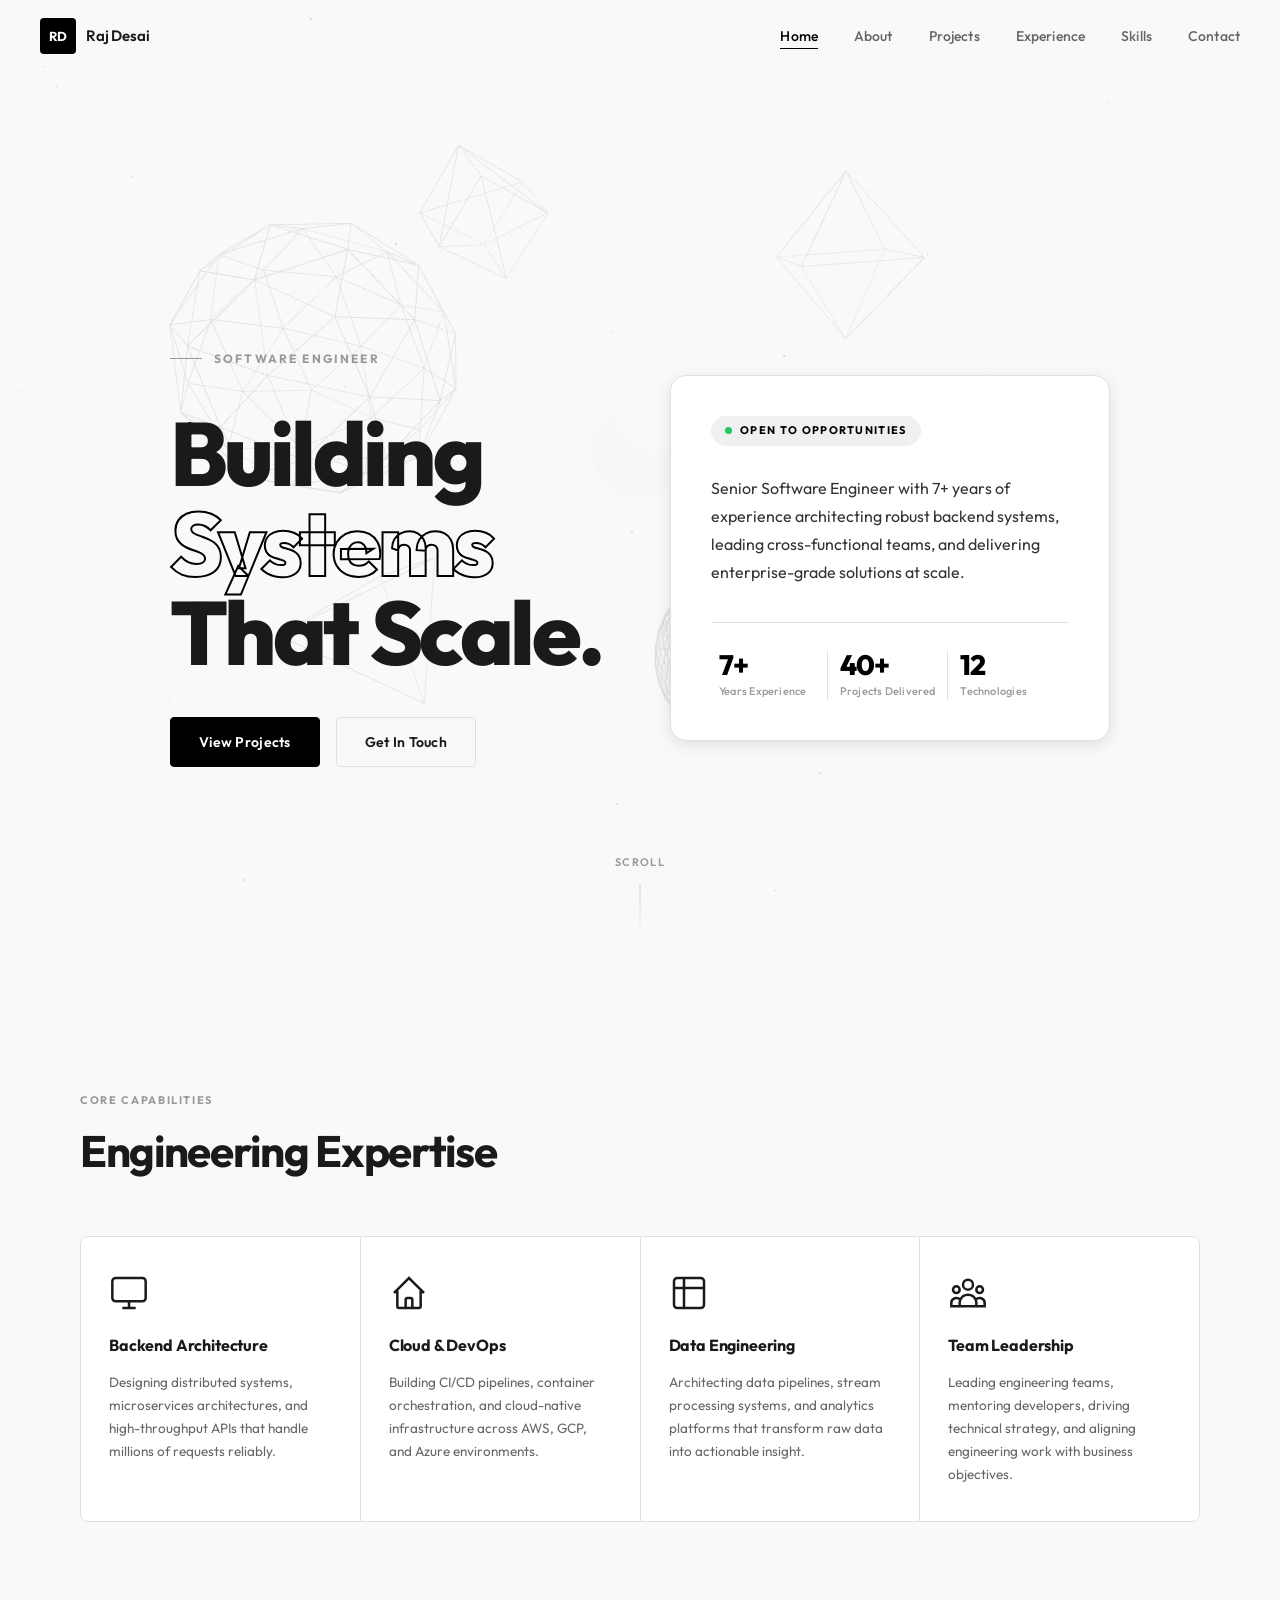
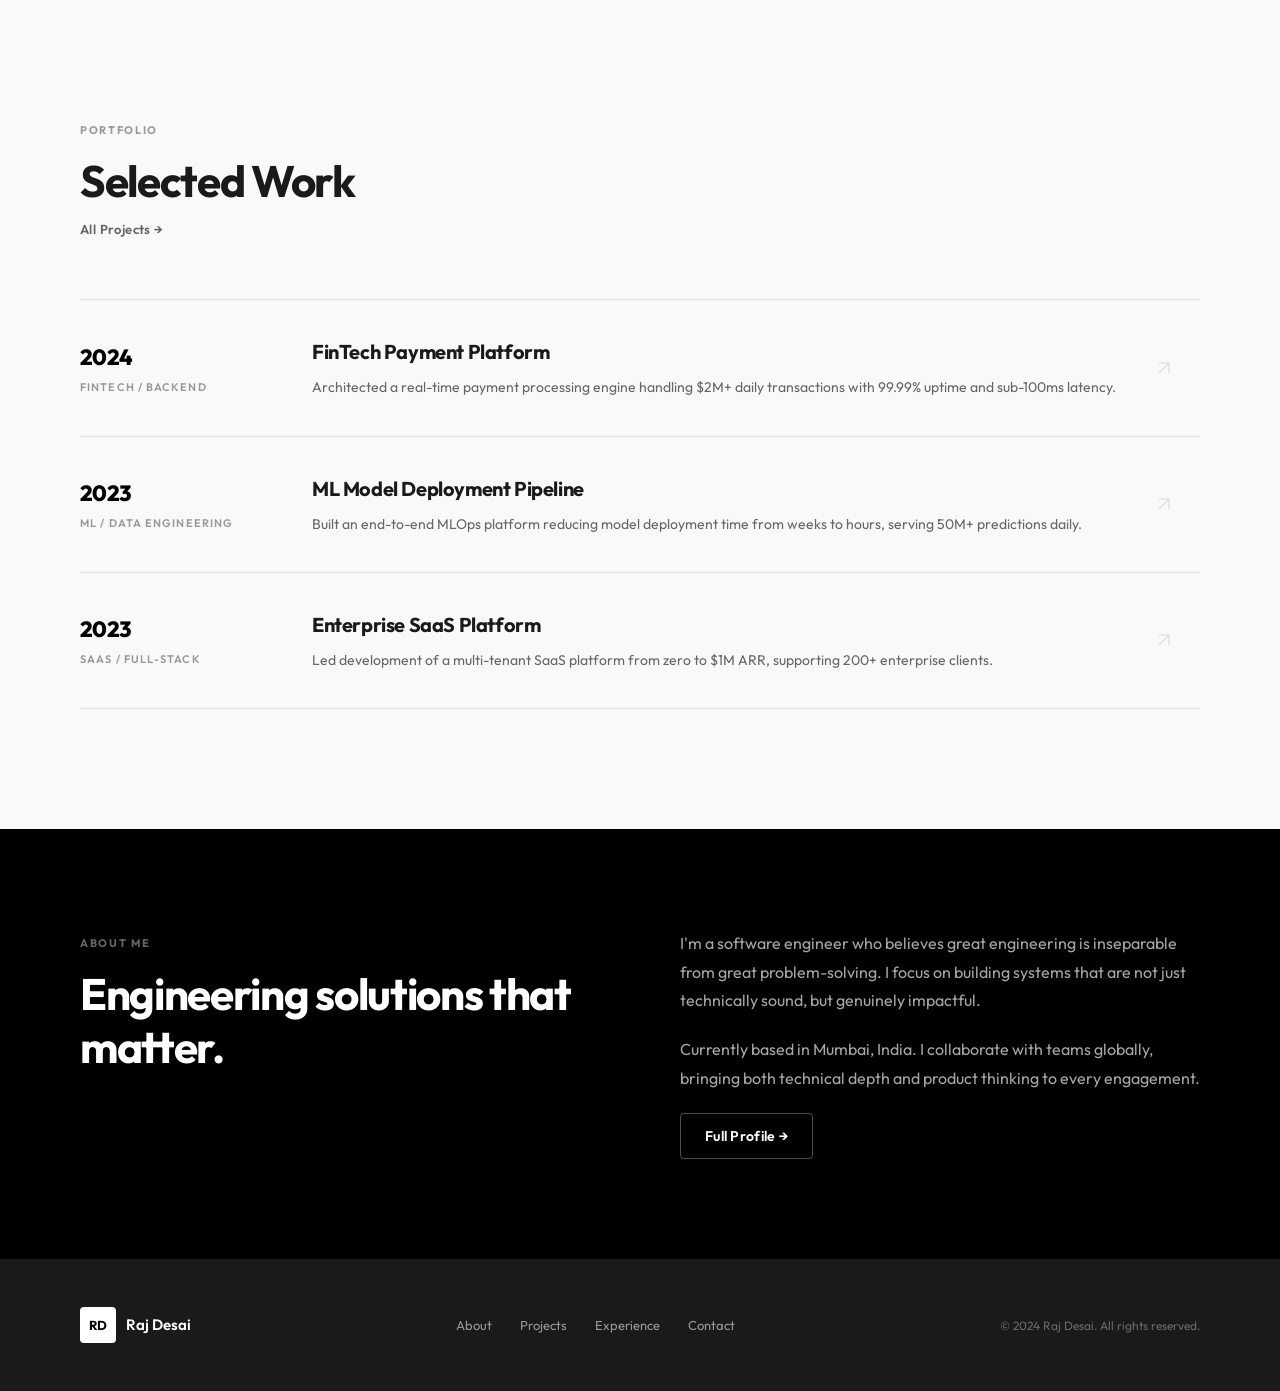
<file: v2/index.html>
<!DOCTYPE html>
<html lang="en">
<head>
  <meta charset="UTF-8" />
  <meta name="viewport" content="width=device-width, initial-scale=1.0" />
  <meta name="description" content="Raj Desai — Senior Software Engineer. Building scalable systems and elegant solutions for complex engineering challenges." />
  <title>Raj Desai — Software Engineer</title>
  <link rel="stylesheet" href="css/global.css" />
  <link rel="stylesheet" href="css/home.css" />
  <link rel="preconnect" href="https://fonts.googleapis.com">
  <link rel="preconnect" href="https://fonts.gstatic.com" crossorigin>
  <link href="https://fonts.googleapis.com/css2?family=Outfit:wght@300;400;500;600;700;800;900&display=swap" rel="stylesheet">
</head>
<body class="page-home">

  <!-- 3D Canvas Background -->
  <canvas id="bg-canvas"></canvas>

  <!-- Navigation -->
  <nav id="navbar">
    <div class="nav-inner">
      <a href="index.html" class="nav-logo">
        <span class="logo-rd">RD</span>
        <span class="logo-name">Raj Desai</span>
      </a>
      <button class="nav-toggle" id="nav-toggle" aria-label="Toggle menu">
        <span></span><span></span><span></span>
      </button>
      <ul class="nav-links" id="nav-links">
        <li><a href="index.html" class="nav-link active" data-page="home">Home</a></li>
        <li><a href="about.html" class="nav-link" data-page="about">About</a></li>
        <li><a href="projects.html" class="nav-link" data-page="projects">Projects</a></li>
        <li><a href="experience.html" class="nav-link" data-page="experience">Experience</a></li>
        <li><a href="skills.html" class="nav-link" data-page="skills">Skills</a></li>
        <li><a href="contact.html" class="nav-link" data-page="contact">Contact</a></li>
      </ul>
    </div>
  </nav>

  <!-- HERO SECTION -->
  <section class="hero" id="hero">
    <div class="hero-grid">
      <div class="hero-left">
        <div class="hero-label">Software Engineer</div>
        <h1 class="hero-title">
          <span class="title-line">Building</span>
          <span class="title-line accent-line">Systems</span>
          <span class="title-line">That Scale.</span>
        </h1>
        <div class="hero-cta">
          <a href="projects.html" class="btn btn-primary">View Projects</a>
          <a href="contact.html" class="btn btn-secondary">Get In Touch</a>
        </div>
      </div>
      <div class="hero-right">
        <div class="hero-card">
          <div class="hero-card-tag">Open to Opportunities</div>
          <p class="hero-intro">
            Senior Software Engineer with 7+ years of experience architecting robust backend systems, leading cross-functional teams, and delivering enterprise-grade solutions at scale.
          </p>
          <div class="hero-stats">
            <div class="stat">
              <span class="stat-num">7+</span>
              <span class="stat-label">Years Experience</span>
            </div>
            <div class="stat">
              <span class="stat-num">40+</span>
              <span class="stat-label">Projects Delivered</span>
            </div>
            <div class="stat">
              <span class="stat-num">12</span>
              <span class="stat-label">Technologies</span>
            </div>
          </div>
        </div>
      </div>
    </div>
    <div class="hero-scroll-indicator">
      <span>Scroll</span>
      <div class="scroll-line"></div>
    </div>
  </section>

  <!-- EXPERTISE SECTION -->
  <section class="expertise" id="expertise">
    <div class="container">
      <div class="section-header">
        <span class="section-tag">Core Capabilities</span>
        <h2 class="section-title">Engineering Expertise</h2>
      </div>
      <div class="expertise-grid">
        <div class="expertise-card" data-reveal>
          <div class="expertise-icon">
            <svg viewBox="0 0 24 24" fill="none" stroke="currentColor" stroke-width="1.5">
              <rect x="2" y="3" width="20" height="14" rx="2"/><path d="M8 21h8M12 17v4"/>
            </svg>
          </div>
          <h3>Backend Architecture</h3>
          <p>Designing distributed systems, microservices architectures, and high-throughput APIs that handle millions of requests reliably.</p>
        </div>
        <div class="expertise-card" data-reveal>
          <div class="expertise-icon">
            <svg viewBox="0 0 24 24" fill="none" stroke="currentColor" stroke-width="1.5">
              <path d="M3 12l2-2m0 0l7-7 7 7M5 10v10a1 1 0 001 1h3m10-11l2 2m-2-2v10a1 1 0 01-1 1h-3m-6 0a1 1 0 001-1v-4a1 1 0 011-1h2a1 1 0 011 1v4a1 1 0 001 1m-6 0h6"/>
            </svg>
          </div>
          <h3>Cloud & DevOps</h3>
          <p>Building CI/CD pipelines, container orchestration, and cloud-native infrastructure across AWS, GCP, and Azure environments.</p>
        </div>
        <div class="expertise-card" data-reveal>
          <div class="expertise-icon">
            <svg viewBox="0 0 24 24" fill="none" stroke="currentColor" stroke-width="1.5">
              <path d="M9 3H5a2 2 0 00-2 2v4m6-6h10a2 2 0 012 2v4M9 3v18m0 0h10a2 2 0 002-2V9M9 21H5a2 2 0 01-2-2V9m0 0h18"/>
            </svg>
          </div>
          <h3>Data Engineering</h3>
          <p>Architecting data pipelines, stream processing systems, and analytics platforms that transform raw data into actionable insight.</p>
        </div>
        <div class="expertise-card" data-reveal>
          <div class="expertise-icon">
            <svg viewBox="0 0 24 24" fill="none" stroke="currentColor" stroke-width="1.5">
              <path d="M17 20h5v-2a3 3 0 00-5.356-1.857M17 20H7m10 0v-2c0-.656-.126-1.283-.356-1.857M7 20H2v-2a3 3 0 015.356-1.857M7 20v-2c0-.656.126-1.283.356-1.857m0 0a5.002 5.002 0 019.288 0M15 7a3 3 0 11-6 0 3 3 0 016 0zm6 3a2 2 0 11-4 0 2 2 0 014 0zM7 10a2 2 0 11-4 0 2 2 0 014 0z"/>
            </svg>
          </div>
          <h3>Team Leadership</h3>
          <p>Leading engineering teams, mentoring developers, driving technical strategy, and aligning engineering work with business objectives.</p>
        </div>
      </div>
    </div>
  </section>

  <!-- SELECTED WORK SECTION -->
  <section class="selected-work" id="selected-work">
    <div class="container">
      <div class="section-header">
        <span class="section-tag">Portfolio</span>
        <h2 class="section-title">Selected Work</h2>
        <a href="projects.html" class="section-link">All Projects →</a>
      </div>
      <div class="work-list">
        <a href="projects.html#fintech-platform" class="work-item" data-reveal>
          <div class="work-meta">
            <span class="work-year">2024</span>
            <span class="work-category">FinTech / Backend</span>
          </div>
          <div class="work-content">
            <h3 class="work-title">FinTech Payment Platform</h3>
            <p class="work-desc">Architected a real-time payment processing engine handling $2M+ daily transactions with 99.99% uptime and sub-100ms latency.</p>
          </div>
          <div class="work-arrow">
            <svg viewBox="0 0 24 24" fill="none" stroke="currentColor" stroke-width="1.5">
              <path d="M7 17L17 7M17 7H7M17 7v10"/>
            </svg>
          </div>
        </a>
        <a href="projects.html#ml-pipeline" class="work-item" data-reveal>
          <div class="work-meta">
            <span class="work-year">2023</span>
            <span class="work-category">ML / Data Engineering</span>
          </div>
          <div class="work-content">
            <h3 class="work-title">ML Model Deployment Pipeline</h3>
            <p class="work-desc">Built an end-to-end MLOps platform reducing model deployment time from weeks to hours, serving 50M+ predictions daily.</p>
          </div>
          <div class="work-arrow">
            <svg viewBox="0 0 24 24" fill="none" stroke="currentColor" stroke-width="1.5">
              <path d="M7 17L17 7M17 7H7M17 7v10"/>
            </svg>
          </div>
        </a>
        <a href="projects.html#saas-platform" class="work-item" data-reveal>
          <div class="work-meta">
            <span class="work-year">2023</span>
            <span class="work-category">SaaS / Full-Stack</span>
          </div>
          <div class="work-content">
            <h3 class="work-title">Enterprise SaaS Platform</h3>
            <p class="work-desc">Led development of a multi-tenant SaaS platform from zero to $1M ARR, supporting 200+ enterprise clients.</p>
          </div>
          <div class="work-arrow">
            <svg viewBox="0 0 24 24" fill="none" stroke="currentColor" stroke-width="1.5">
              <path d="M7 17L17 7M17 7H7M17 7v10"/>
            </svg>
          </div>
        </a>
      </div>
    </div>
  </section>

  <!-- BRIEF BIO SECTION -->
  <section class="brief-bio" id="brief-bio">
    <div class="container">
      <div class="bio-grid">
        <div class="bio-left" data-reveal>
          <span class="section-tag">About Me</span>
          <h2 class="bio-title">Engineering solutions that matter.</h2>
        </div>
        <div class="bio-right" data-reveal>
          <p>I'm a software engineer who believes great engineering is inseparable from great problem-solving. I focus on building systems that are not just technically sound, but genuinely impactful.</p>
          <p>Currently based in Mumbai, India. I collaborate with teams globally, bringing both technical depth and product thinking to every engagement.</p>
          <a href="about.html" class="btn btn-outline">Full Profile →</a>
        </div>
      </div>
    </div>
  </section>

  <!-- FOOTER -->
  <footer class="footer">
    <div class="container">
      <div class="footer-inner">
        <div class="footer-brand">
          <span class="logo-rd">RD</span>
          <span>Raj Desai</span>
        </div>
        <div class="footer-links">
          <a href="about.html">About</a>
          <a href="projects.html">Projects</a>
          <a href="experience.html">Experience</a>
          <a href="contact.html">Contact</a>
        </div>
        <div class="footer-copy">© 2024 Raj Desai. All rights reserved.</div>
      </div>
    </div>
  </footer>

  <script src="js/three.min.js"></script>
  <script src="js/scene.js"></script>
  <script src="js/main.js"></script>
</body>
</html>
</file>
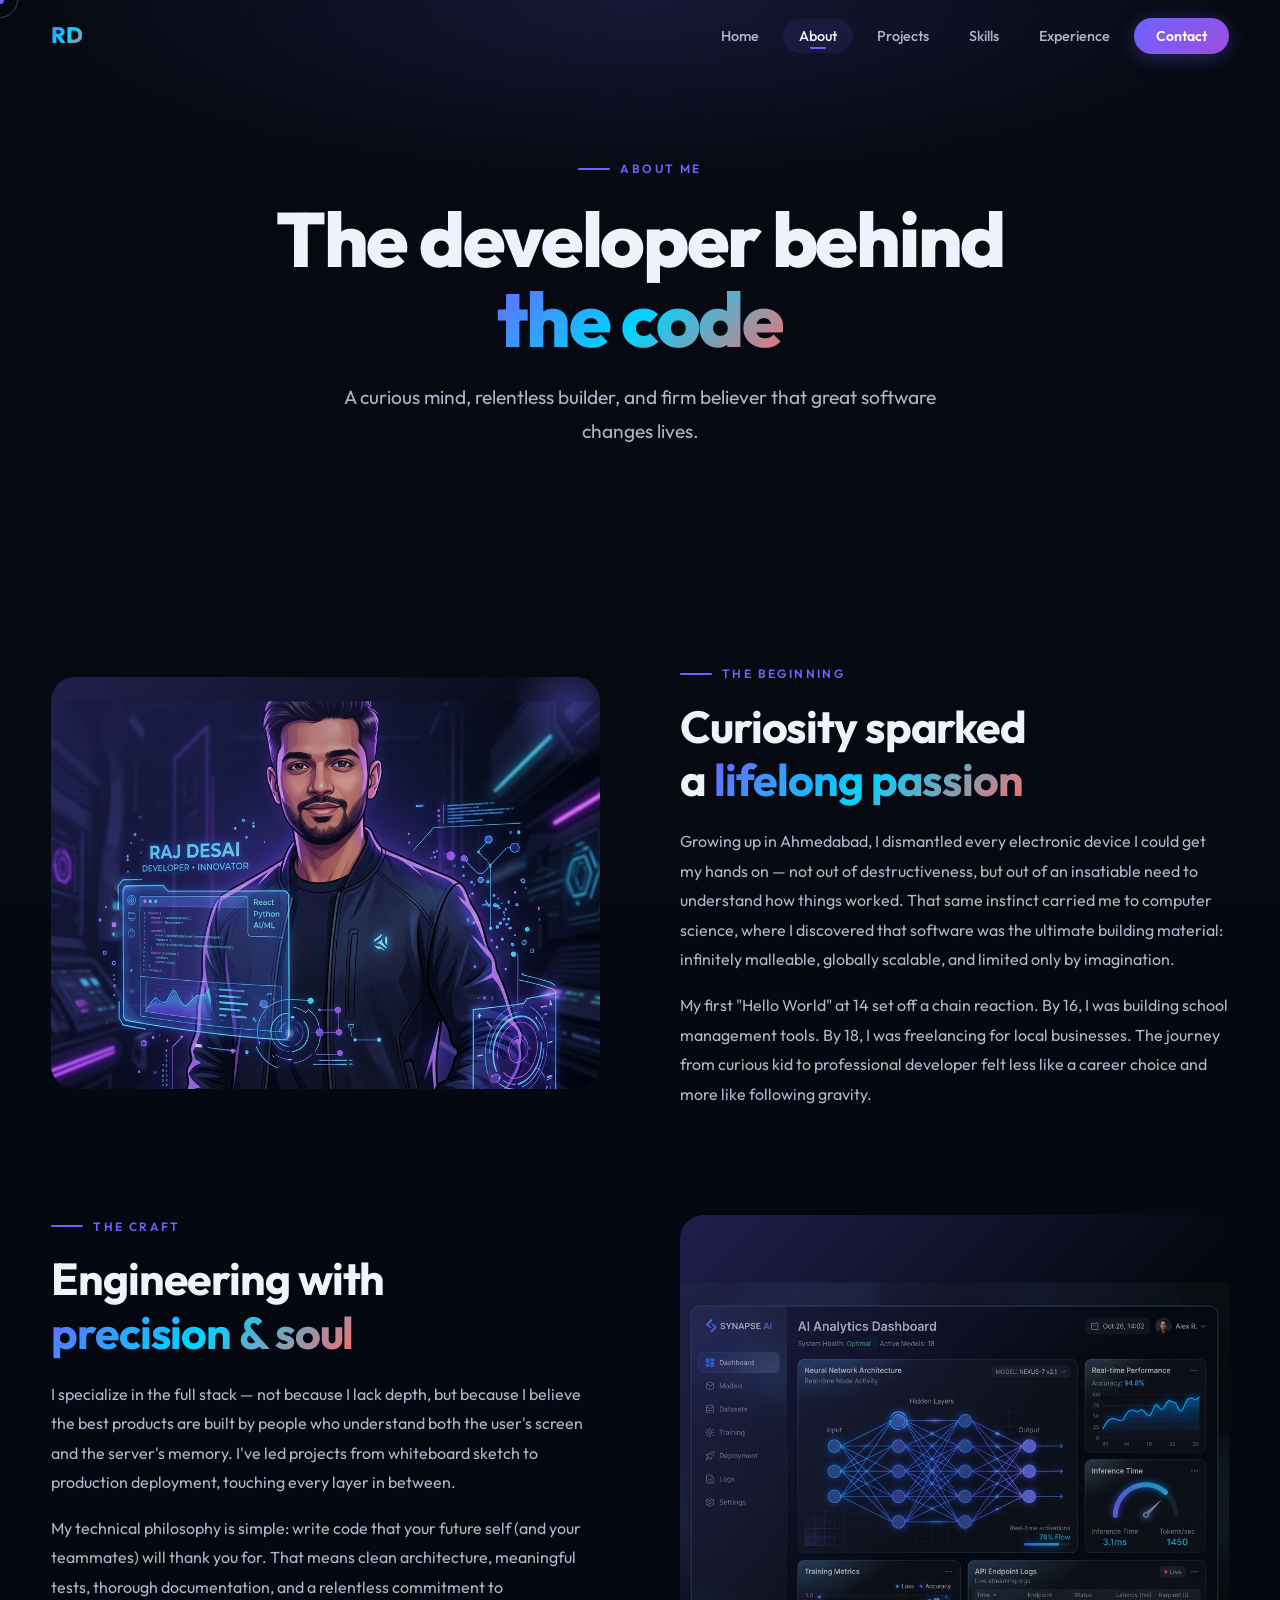
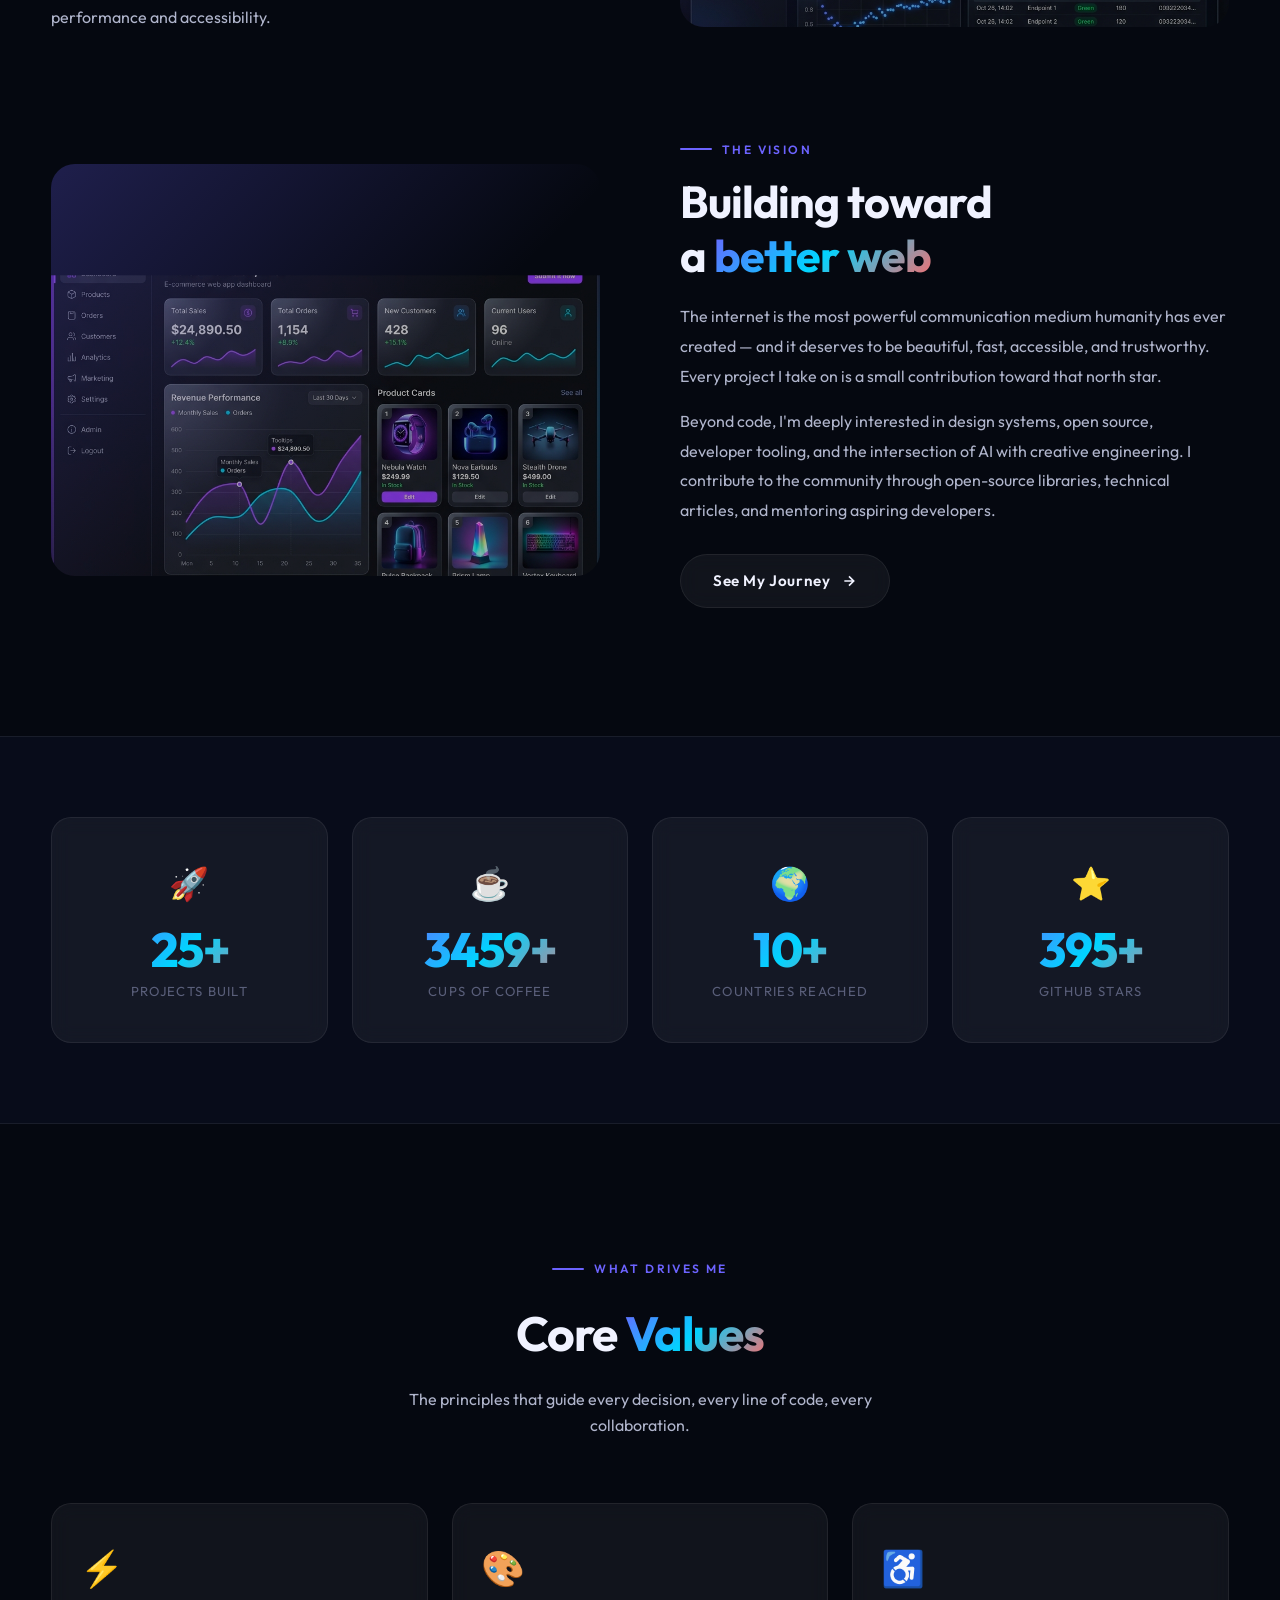
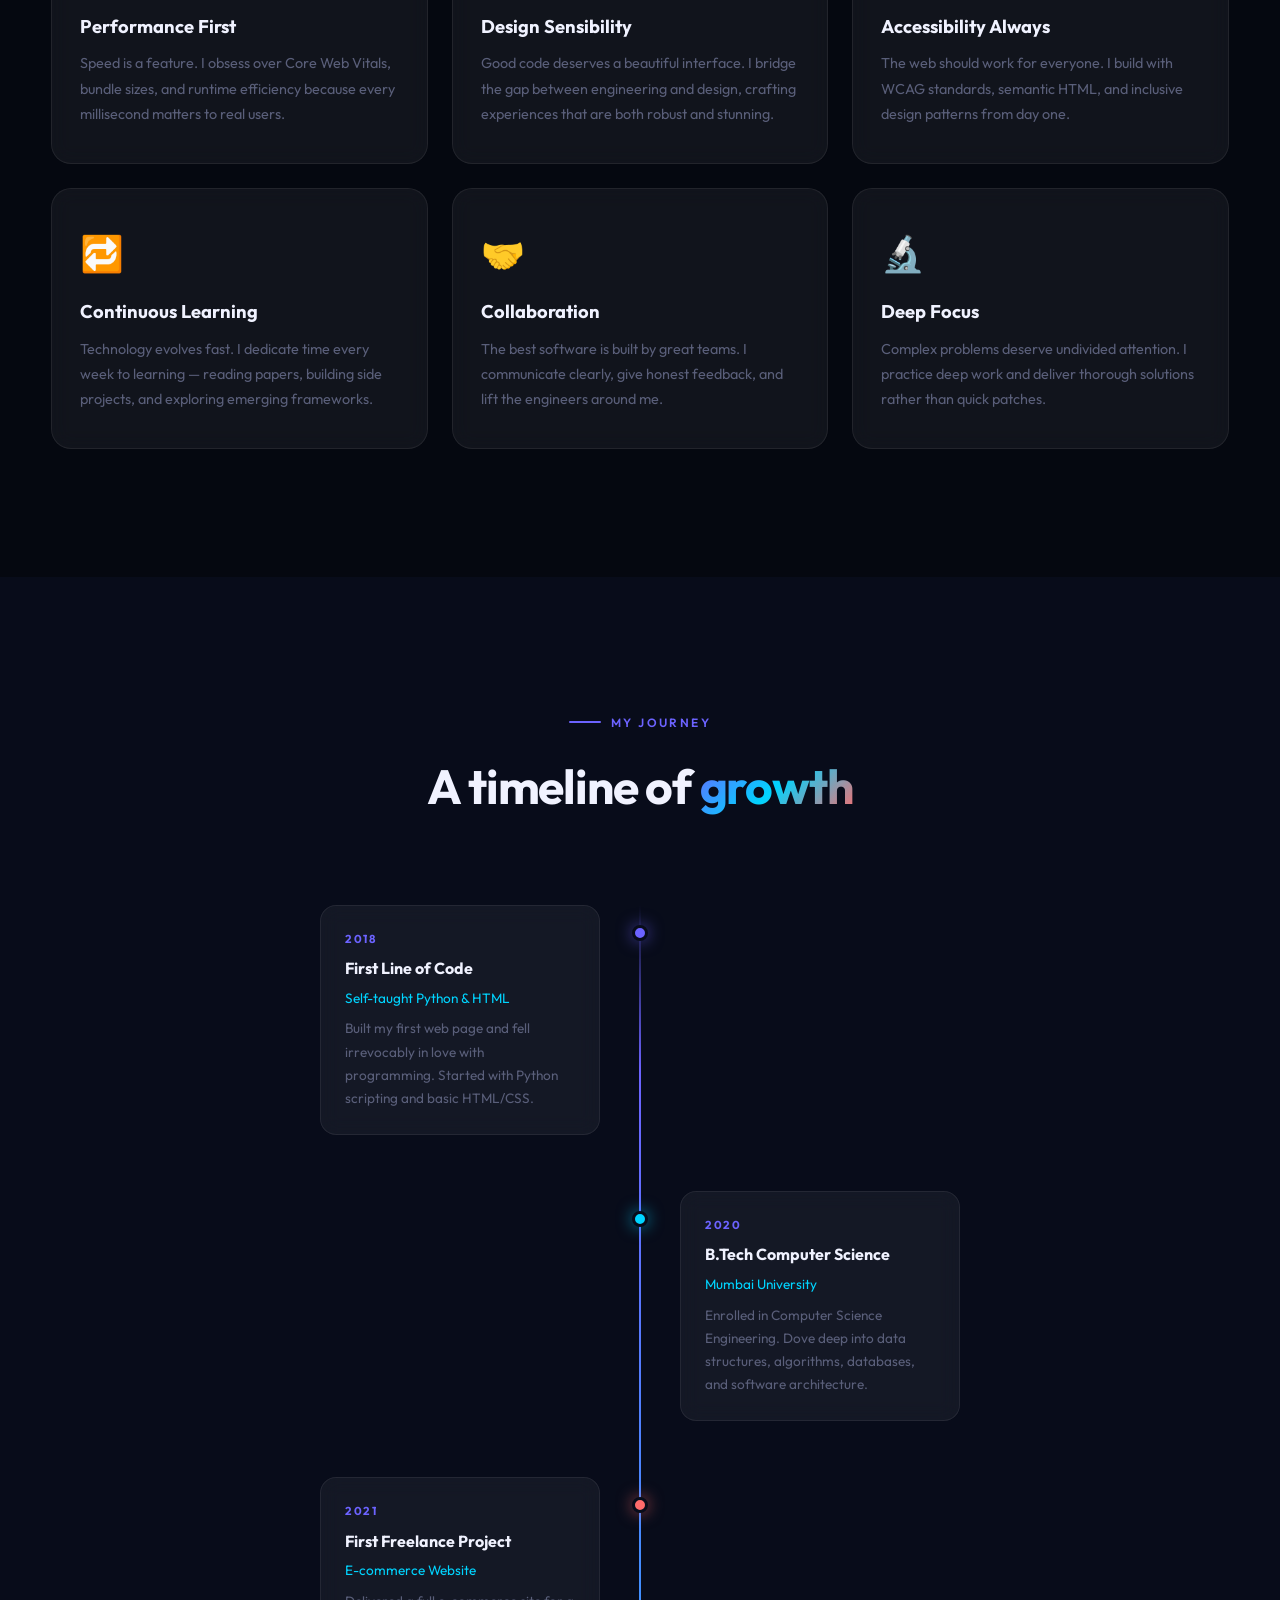
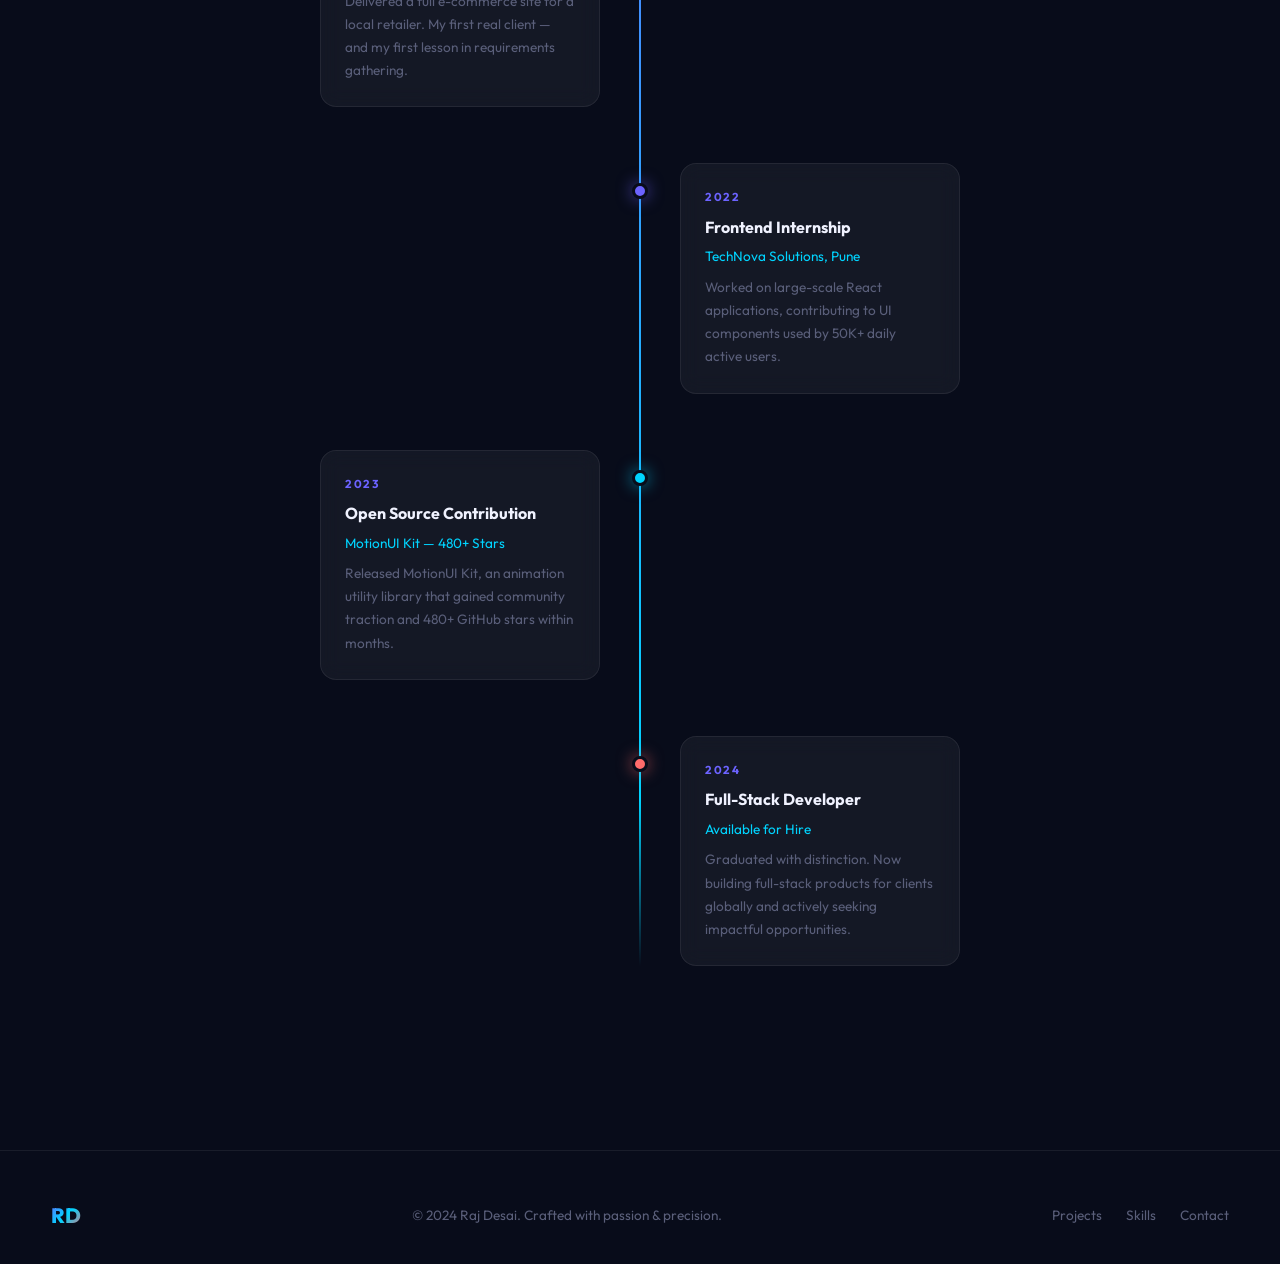
<file: about.html>
<!DOCTYPE html>
<html lang="en">
<head>
  <meta charset="UTF-8" />
  <meta name="viewport" content="width=device-width, initial-scale=1.0" />
  <meta name="description" content="About Raj Desai — Learn about my journey, values, and passion for building world-class digital experiences." />
  <title>About — Raj Desai</title>
  <link rel="icon" href="data:image/svg+xml,<svg xmlns='http://www.w3.org/2000/svg' viewBox='0 0 100 100'><text y='.9em' font-size='90'>⚡</text></svg>" />
  <link rel="stylesheet" href="css/global.css" />
  <link rel="stylesheet" href="css/about.css" />
</head>
<body>

<div class="noise-overlay"></div>
<div id="cursor-dot"></div>
<div id="cursor-ring"></div>
<div id="page-transition">
  <div class="pt-panel"></div>
  <div class="pt-panel"></div>
  <div class="pt-panel"></div>
</div>

<!-- NAVBAR -->
<nav id="navbar">
  <div class="container nav-inner">
    <a href="index.html" class="nav-logo" data-transition>RD</a>
    <ul class="nav-links">
      <li><a href="index.html"      class="nav-link" data-transition>Home</a></li>
      <li><a href="about.html"      class="nav-link" data-transition>About</a></li>
      <li><a href="projects.html"   class="nav-link" data-transition>Projects</a></li>
      <li><a href="skills.html"     class="nav-link" data-transition>Skills</a></li>
      <li><a href="experience.html" class="nav-link" data-transition>Experience</a></li>
      <li><a href="contact.html"    class="nav-link nav-cta" data-transition>Contact</a></li>
    </ul>
    <button class="nav-hamburger" aria-label="Menu"><span></span><span></span><span></span></button>
  </div>
</nav>
<div class="nav-mobile">
  <a href="index.html"      class="nav-link" data-transition>Home</a>
  <a href="about.html"      class="nav-link" data-transition>About</a>
  <a href="projects.html"   class="nav-link" data-transition>Projects</a>
  <a href="skills.html"     class="nav-link" data-transition>Skills</a>
  <a href="experience.html" class="nav-link" data-transition>Experience</a>
  <a href="contact.html"    class="nav-link" data-transition>Contact</a>
</div>

<!-- PAGE HERO -->
<section class="page-hero">
  <div class="container">
    <span class="section-label page-hero-label reveal">About Me</span>
    <h1 class="reveal delay-1">
      The developer behind<br/><span class="gradient-text">the code</span>
    </h1>
    <p class="reveal delay-2">A curious mind, relentless builder, and firm believer that great software changes lives.</p>
  </div>
</section>

<!-- STORY SECTIONS -->
<section id="about-story">
  <div class="container">

    <!-- Row 1: Image left, text right -->
    <div class="story-row">
      <div class="story-img-wrap reveal-left">
        <div class="story-img-accent"></div>
        <img src="assets/images/raj-avatar.png" alt="Raj Desai" loading="lazy" />
      </div>
      <div class="story-text reveal-right">
        <span class="section-label">The Beginning</span>
        <h2>Curiosity sparked<br/>a <span class="gradient-text">lifelong passion</span></h2>
        <p>
          Growing up in Ahmedabad, I dismantled every electronic device I could get my hands on — 
          not out of destructiveness, but out of an insatiable need to understand how things worked. 
          That same instinct carried me to computer science, where I discovered that software was the 
          ultimate building material: infinitely malleable, globally scalable, and limited only by imagination.
        </p>
        <p>
          My first "Hello World" at 14 set off a chain reaction. By 16, I was building school 
          management tools. By 18, I was freelancing for local businesses. The journey from curious 
          kid to professional developer felt less like a career choice and more like following gravity.
        </p>
      </div>
    </div>

    <!-- Row 2: Text left, image right -->
    <div class="story-row reverse">
      <div class="story-img-wrap reveal-right">
        <img src="assets/images/project2.png" alt="Working environment" loading="lazy" style="filter:brightness(0.7) saturate(1.3)" />
      </div>
      <div class="story-text reveal-left">
        <span class="section-label">The Craft</span>
        <h2>Engineering with<br/><span class="gradient-text">precision & soul</span></h2>
        <p>
          I specialize in the full stack — not because I lack depth, but because I believe the best 
          products are built by people who understand both the user's screen and the server's memory. 
          I've led projects from whiteboard sketch to production deployment, touching every layer in between.
        </p>
        <p>
          My technical philosophy is simple: write code that your future self (and your teammates) 
          will thank you for. That means clean architecture, meaningful tests, thorough documentation, 
          and a relentless commitment to performance and accessibility.
        </p>
      </div>
    </div>

    <!-- Row 3: Image left, text right -->
    <div class="story-row">
      <div class="story-img-wrap reveal-left">
        <img src="assets/images/project1.png" alt="Building projects" loading="lazy" style="filter:brightness(0.7) saturate(1.3)" />
      </div>
      <div class="story-text reveal-right">
        <span class="section-label">The Vision</span>
        <h2>Building toward<br/>a <span class="gradient-text">better web</span></h2>
        <p>
          The internet is the most powerful communication medium humanity has ever created — and it 
          deserves to be beautiful, fast, accessible, and trustworthy. Every project I take on is a 
          small contribution toward that north star.
        </p>
        <p>
          Beyond code, I'm deeply interested in design systems, open source, developer tooling, and 
          the intersection of AI with creative engineering. I contribute to the community through 
          open-source libraries, technical articles, and mentoring aspiring developers.
        </p>
        <a href="experience.html" class="btn btn-ghost" data-transition style="margin-top:12px" id="about-exp-btn">
          See My Journey
          <svg width="16" height="16" fill="none" stroke="currentColor" stroke-width="2.5" viewBox="0 0 24 24">
            <path d="M5 12h14M12 5l7 7-7 7"/>
          </svg>
        </a>
      </div>
    </div>

  </div>
</section>

<!-- STATS -->
<section id="about-stats">
  <div class="container">
    <div class="about-stats-grid">
      <div class="about-stat-card reveal delay-1">
        <span class="about-stat-icon">🚀</span>
        <div class="about-stat-num" data-counter data-target="30" data-suffix="+">0+</div>
        <div class="about-stat-label">Projects Built</div>
      </div>
      <div class="about-stat-card reveal delay-2">
        <span class="about-stat-icon">☕</span>
        <div class="about-stat-num" data-counter data-target="4200" data-suffix="+">0+</div>
        <div class="about-stat-label">Cups of Coffee</div>
      </div>
      <div class="about-stat-card reveal delay-3">
        <span class="about-stat-icon">🌍</span>
        <div class="about-stat-num" data-counter data-target="12" data-suffix="+">0+</div>
        <div class="about-stat-label">Countries Reached</div>
      </div>
      <div class="about-stat-card reveal delay-4">
        <span class="about-stat-icon">⭐</span>
        <div class="about-stat-num" data-counter data-target="480" data-suffix="+">0+</div>
        <div class="about-stat-label">GitHub Stars</div>
      </div>
    </div>
  </div>
</section>

<!-- VALUES -->
<section id="about-values">
  <div class="container">
    <div class="values-header reveal">
      <span class="section-label" style="justify-content:center;">What Drives Me</span>
      <h2>Core <span class="gradient-text">Values</span></h2>
      <p>The principles that guide every decision, every line of code, every collaboration.</p>
    </div>
    <div class="values-grid">
      <div class="value-card reveal delay-1">
        <span class="value-icon">⚡</span>
        <h3 class="value-title">Performance First</h3>
        <p class="value-desc">Speed is a feature. I obsess over Core Web Vitals, bundle sizes, and runtime efficiency because every millisecond matters to real users.</p>
      </div>
      <div class="value-card reveal delay-2">
        <span class="value-icon">🎨</span>
        <h3 class="value-title">Design Sensibility</h3>
        <p class="value-desc">Good code deserves a beautiful interface. I bridge the gap between engineering and design, crafting experiences that are both robust and stunning.</p>
      </div>
      <div class="value-card reveal delay-3">
        <span class="value-icon">♿</span>
        <h3 class="value-title">Accessibility Always</h3>
        <p class="value-desc">The web should work for everyone. I build with WCAG standards, semantic HTML, and inclusive design patterns from day one.</p>
      </div>
      <div class="value-card reveal delay-4">
        <span class="value-icon">🔁</span>
        <h3 class="value-title">Continuous Learning</h3>
        <p class="value-desc">Technology evolves fast. I dedicate time every week to learning — reading papers, building side projects, and exploring emerging frameworks.</p>
      </div>
      <div class="value-card reveal delay-5">
        <span class="value-icon">🤝</span>
        <h3 class="value-title">Collaboration</h3>
        <p class="value-desc">The best software is built by great teams. I communicate clearly, give honest feedback, and lift the engineers around me.</p>
      </div>
      <div class="value-card reveal delay-6">
        <span class="value-icon">🔬</span>
        <h3 class="value-title">Deep Focus</h3>
        <p class="value-desc">Complex problems deserve undivided attention. I practice deep work and deliver thorough solutions rather than quick patches.</p>
      </div>
    </div>
  </div>
</section>

<!-- TIMELINE -->
<section id="about-timeline">
  <div class="container">
    <div class="timeline-header reveal">
      <span class="section-label" style="justify-content:center;">My Journey</span>
      <h2>A timeline of <span class="gradient-text">growth</span></h2>
    </div>
    <div class="timeline">
      <div class="timeline-item">
        <div class="timeline-dot"></div>
        <div class="timeline-card">
          <div class="timeline-year">2018</div>
          <div class="timeline-title">First Line of Code</div>
          <div class="timeline-sub">Self-taught Python & HTML</div>
          <p class="timeline-desc">Built my first web page and fell irrevocably in love with programming. Started with Python scripting and basic HTML/CSS.</p>
        </div>
      </div>
      <div class="timeline-item">
        <div class="timeline-dot"></div>
        <div class="timeline-card">
          <div class="timeline-year">2020</div>
          <div class="timeline-title">B.Tech Computer Science</div>
          <div class="timeline-sub">Mumbai University</div>
          <p class="timeline-desc">Enrolled in Computer Science Engineering. Dove deep into data structures, algorithms, databases, and software architecture.</p>
        </div>
      </div>
      <div class="timeline-item">
        <div class="timeline-dot"></div>
        <div class="timeline-card">
          <div class="timeline-year">2021</div>
          <div class="timeline-title">First Freelance Project</div>
          <div class="timeline-sub">E-commerce Website</div>
          <p class="timeline-desc">Delivered a full e-commerce site for a local retailer. My first real client — and my first lesson in requirements gathering.</p>
        </div>
      </div>
      <div class="timeline-item">
        <div class="timeline-dot"></div>
        <div class="timeline-card">
          <div class="timeline-year">2022</div>
          <div class="timeline-title">Frontend Internship</div>
          <div class="timeline-sub">TechNova Solutions, Pune</div>
          <p class="timeline-desc">Worked on large-scale React applications, contributing to UI components used by 50K+ daily active users.</p>
        </div>
      </div>
      <div class="timeline-item">
        <div class="timeline-dot"></div>
        <div class="timeline-card">
          <div class="timeline-year">2023</div>
          <div class="timeline-title">Open Source Contribution</div>
          <div class="timeline-sub">MotionUI Kit — 480+ Stars</div>
          <p class="timeline-desc">Released MotionUI Kit, an animation utility library that gained community traction and 480+ GitHub stars within months.</p>
        </div>
      </div>
      <div class="timeline-item">
        <div class="timeline-dot"></div>
        <div class="timeline-card">
          <div class="timeline-year">2024</div>
          <div class="timeline-title">Full-Stack Developer</div>
          <div class="timeline-sub">Available for Hire</div>
          <p class="timeline-desc">Graduated with distinction. Now building full-stack products for clients globally and actively seeking impactful opportunities.</p>
        </div>
      </div>
    </div>
  </div>
</section>

<!-- FOOTER -->
<footer>
  <div class="container footer-inner">
    <span class="footer-logo">RD</span>
    <p class="footer-copy">© 2024 Raj Desai. Crafted with passion & precision.</p>
    <div class="footer-links">
      <a href="projects.html" data-transition>Projects</a>
      <a href="skills.html" data-transition>Skills</a>
      <a href="contact.html" data-transition>Contact</a>
    </div>
  </div>
</footer>

<script src="js/global.js"></script>
<script src="js/about.js"></script>
</body>
</html>
</file>
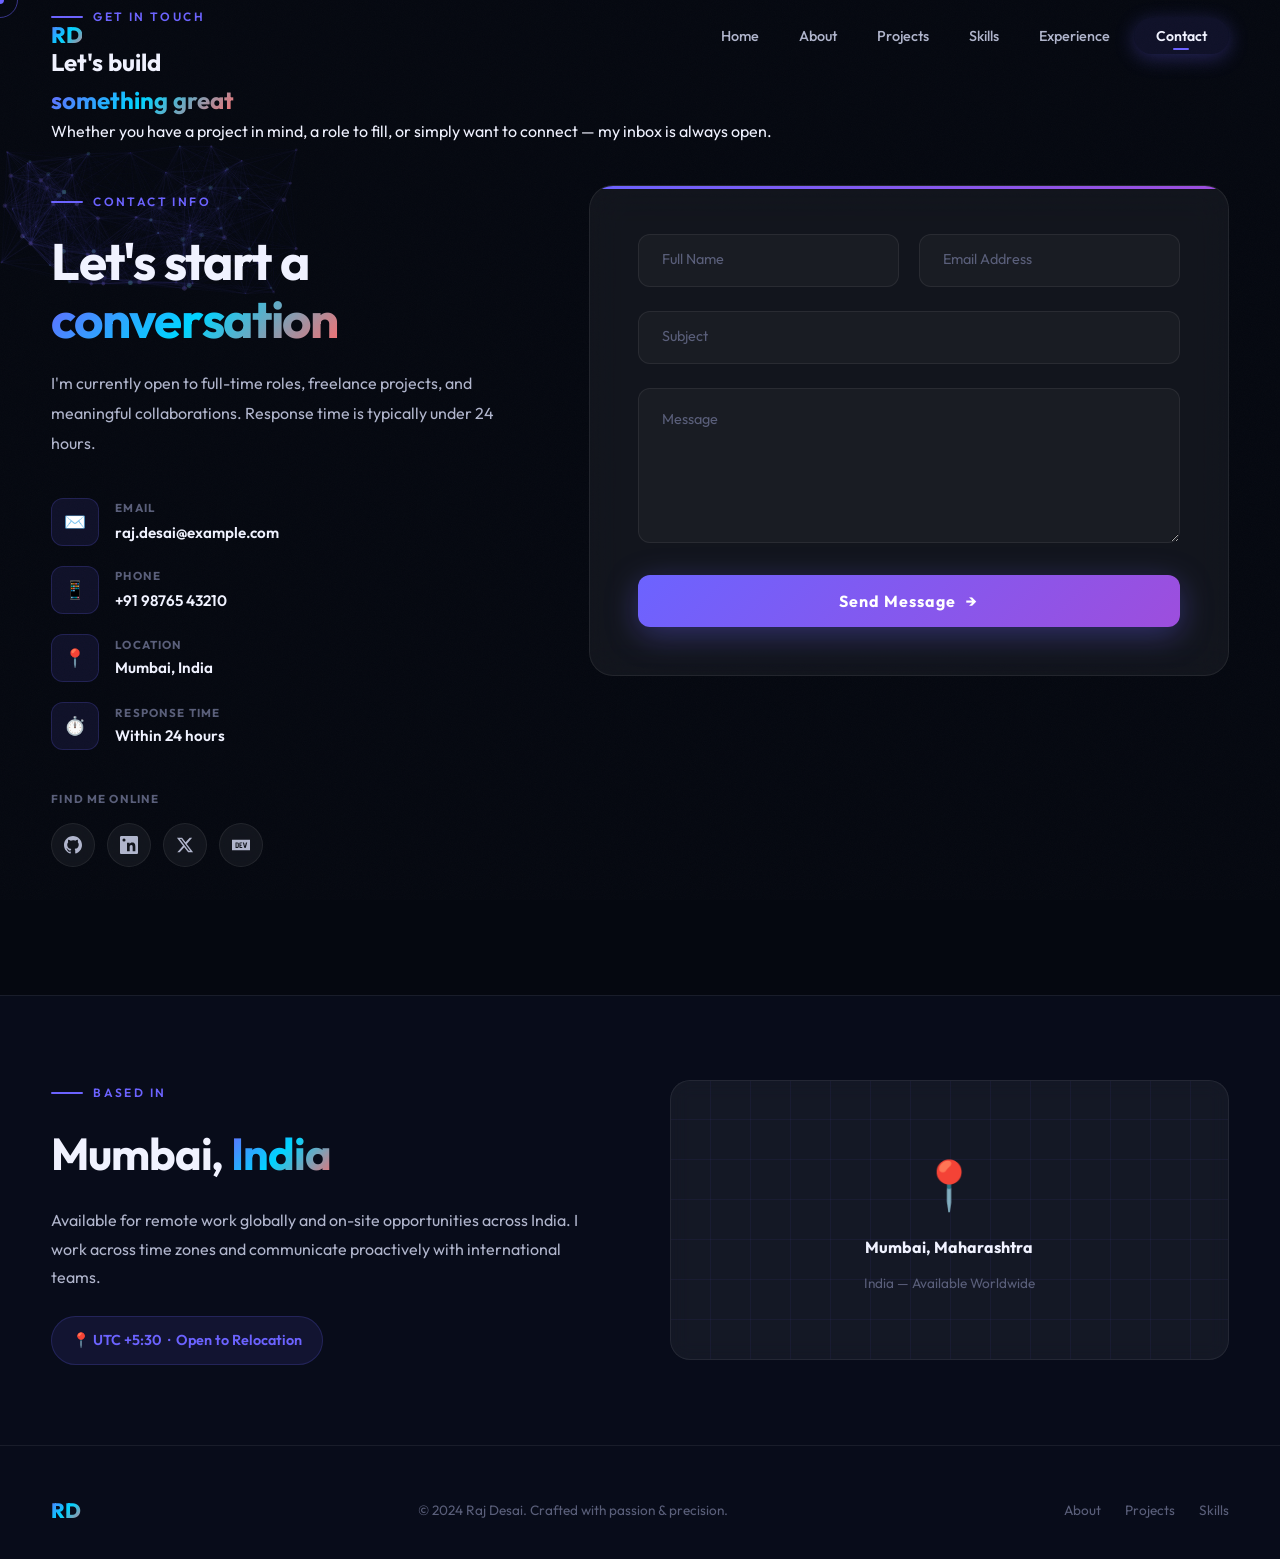
<file: contact.html>
<!DOCTYPE html>
<html lang="en">
<head>
  <meta charset="UTF-8" />
  <meta name="viewport" content="width=device-width, initial-scale=1.0" />
  <meta name="description" content="Contact Raj Desai — Let's collaborate on your next web project. Reach out via email, LinkedIn, or the contact form." />
  <title>Contact — Raj Desai</title>
  <link rel="icon" href="data:image/svg+xml,<svg xmlns='http://www.w3.org/2000/svg' viewBox='0 0 100 100'><text y='.9em' font-size='90'>⚡</text></svg>" />
  <link rel="stylesheet" href="css/global.css" />
  <link rel="stylesheet" href="css/contact.css" />
</head>
<body>

<div class="noise-overlay"></div>
<div id="cursor-dot"></div>
<div id="cursor-ring"></div>
<div id="page-transition">
  <div class="pt-panel"></div><div class="pt-panel"></div><div class="pt-panel"></div>
</div>

<!-- NAVBAR -->
<nav id="navbar">
  <div class="container nav-inner">
    <a href="index.html" class="nav-logo" data-transition>RD</a>
    <ul class="nav-links">
      <li><a href="index.html"      class="nav-link" data-transition>Home</a></li>
      <li><a href="about.html"      class="nav-link" data-transition>About</a></li>
      <li><a href="projects.html"   class="nav-link" data-transition>Projects</a></li>
      <li><a href="skills.html"     class="nav-link" data-transition>Skills</a></li>
      <li><a href="experience.html" class="nav-link" data-transition>Experience</a></li>
      <li><a href="contact.html"    class="nav-link nav-cta" data-transition>Contact</a></li>
    </ul>
    <button class="nav-hamburger" aria-label="Menu"><span></span><span></span><span></span></button>
  </div>
</nav>
<div class="nav-mobile">
  <a href="index.html"      class="nav-link" data-transition>Home</a>
  <a href="about.html"      class="nav-link" data-transition>About</a>
  <a href="projects.html"   class="nav-link" data-transition>Projects</a>
  <a href="skills.html"     class="nav-link" data-transition>Skills</a>
  <a href="experience.html" class="nav-link" data-transition>Experience</a>
  <a href="contact.html"    class="nav-link" data-transition>Contact</a>
</div>

<!-- PAGE HERO -->
<section class="page-hero">
  <div class="container">
    <span class="section-label page-hero-label reveal">Get In Touch</span>
    <h1 class="reveal delay-1">Let's build<br/><span class="gradient-text">something great</span></h1>
    <p class="reveal delay-2">Whether you have a project in mind, a role to fill, or simply want to connect — my inbox is always open.</p>
  </div>
</section>

<!-- CONTACT MAIN -->
<section id="contact-main" style="padding-top:40px;position:relative;overflow:hidden;">
  <canvas id="contact-canvas"></canvas>
  <div class="container contact-grid">

    <!-- Info Column -->
    <div class="contact-info">
      <span class="section-label reveal">Contact Info</span>
      <h2 class="reveal delay-1">
        Let's start a<br/><span class="gradient-text">conversation</span>
      </h2>
      <p class="reveal delay-2">
        I'm currently open to full-time roles, freelance projects, and meaningful collaborations. 
        Response time is typically under 24 hours.
      </p>

      <div class="contact-details reveal delay-2">
        <div class="contact-detail-item">
          <div class="contact-detail-icon">✉️</div>
          <div>
            <div class="contact-detail-label">Email</div>
            <a href="mailto:raj.desai@example.com" class="contact-detail-value">raj.desai@example.com</a>
          </div>
        </div>
        <div class="contact-detail-item">
          <div class="contact-detail-icon">📱</div>
          <div>
            <div class="contact-detail-label">Phone</div>
            <a href="tel:+919876543210" class="contact-detail-value">+91 98765 43210</a>
          </div>
        </div>
        <div class="contact-detail-item">
          <div class="contact-detail-icon">📍</div>
          <div>
            <div class="contact-detail-label">Location</div>
            <div class="contact-detail-value">Mumbai, India</div>
          </div>
        </div>
        <div class="contact-detail-item">
          <div class="contact-detail-icon">⏱️</div>
          <div>
            <div class="contact-detail-label">Response Time</div>
            <div class="contact-detail-value">Within 24 hours</div>
          </div>
        </div>
      </div>

      <!-- Social -->
      <div class="contact-social reveal delay-3">
        <div class="contact-social-label">Find me online</div>
        <div class="social-links">
          <a href="#" class="social-link" title="GitHub" id="social-github">
            <svg width="18" height="18" viewBox="0 0 24 24" fill="currentColor">
              <path d="M12 0C5.37 0 0 5.37 0 12c0 5.3 3.44 9.8 8.2 11.4.6.11.82-.26.82-.58v-2.03c-3.34.72-4.04-1.61-4.04-1.61-.54-1.38-1.33-1.75-1.33-1.75-1.09-.74.08-.73.08-.73 1.2.09 1.84 1.24 1.84 1.24 1.07 1.83 2.8 1.3 3.48.99.11-.78.42-1.3.76-1.6-2.67-.3-5.47-1.33-5.47-5.93 0-1.31.47-2.38 1.24-3.22-.14-.3-.54-1.52.1-3.18 0 0 1.01-.32 3.3 1.23a11.5 11.5 0 013-.4c1.02.005 2.04.14 3 .4 2.28-1.55 3.29-1.23 3.29-1.23.65 1.66.24 2.88.12 3.18.77.84 1.23 1.91 1.23 3.22 0 4.61-2.8 5.63-5.48 5.92.43.37.81 1.1.81 2.22v3.29c0 .32.22.7.82.58C20.56 21.8 24 17.3 24 12c0-6.63-5.37-12-12-12z"/>
            </svg>
          </a>
          <a href="#" class="social-link" title="LinkedIn" id="social-linkedin">
            <svg width="18" height="18" viewBox="0 0 24 24" fill="currentColor">
              <path d="M20.45 20.45h-3.55v-5.57c0-1.33-.03-3.04-1.85-3.04-1.85 0-2.13 1.45-2.13 2.94v5.67H9.36V9h3.41v1.56h.05c.47-.9 1.64-1.85 3.37-1.85 3.6 0 4.27 2.37 4.27 5.46v6.28zM5.34 7.43a2.06 2.06 0 110-4.12 2.06 2.06 0 010 4.12zM3.56 20.45h3.55V9H3.56v11.45zM22.22 0H1.77C.79 0 0 .77 0 1.72v20.56C0 23.23.79 24 1.77 24h20.45c.98 0 1.78-.77 1.78-1.72V1.72C24 .77 23.2 0 22.22 0z"/>
            </svg>
          </a>
          <a href="#" class="social-link" title="Twitter/X" id="social-twitter">
            <svg width="18" height="18" viewBox="0 0 24 24" fill="currentColor">
              <path d="M18.244 2.25h3.308l-7.227 8.26 8.502 11.24H16.17l-5.214-6.817L4.99 21.75H1.68l7.73-8.835L1.254 2.25H8.08l4.713 6.231zm-1.161 17.52h1.833L7.084 4.126H5.117z"/>
            </svg>
          </a>
          <a href="#" class="social-link" title="Dev.to" id="social-devto">
            <svg width="18" height="18" viewBox="0 0 24 24" fill="currentColor">
              <path d="M7.42 10.05c-.18-.16-.46-.23-.84-.23H6l.02 2.44.04 2.45.56-.02c.41 0 .63-.07.83-.26.24-.24.26-.36.26-2.2 0-1.91-.02-1.96-.29-2.18zM0 4.94v14.12h24V4.94H0zM8.56 15.3c-.44.58-1.06.77-2.53.77H4.71V8.53h1.4c1.67 0 2.16.18 2.6.9.27.43.29.6.32 2.57.05 2.23-.02 2.73-.47 3.3zm5.09-5.47h-2.47v1.77h1.52v1.28l-.72.04-.75.03v1.77l1.22.03 1.2.04v1.28h-1.6c-1.53 0-1.6-.01-1.87-.3l-.3-.28v-3.16c0-3.02.01-3.18.25-3.48.23-.31.25-.31 1.88-.31h1.64v1.29zm4.68 5.45c-.17.43-.64.79-1 .79-.18 0-.45-.15-.67-.39-.32-.32-.45-.63-.82-2.08l-.9-3.39-.45-1.67h.76c.4 0 .75.02.75.05 0 .06 1.16 4.54 1.26 4.83.04.15.32-.7.73-2.3l.6-2.43.15-.15h.75c.42 0 .75.04.75.09 0 .14-1.57 6.38-1.71 6.65z"/>
            </svg>
          </a>
        </div>
      </div>
    </div>

    <!-- Form Column -->
    <div class="contact-form-wrap reveal delay-2">
      <form class="contact-form" id="contact-form" novalidate>
        <div class="form-row">
          <div class="form-group" id="fg-name">
            <label for="contact-name">Full Name</label>
            <input type="text" id="contact-name" name="name" class="form-input" required autocomplete="name" />
          </div>
          <div class="form-group" id="fg-email">
            <label for="contact-email">Email Address</label>
            <input type="email" id="contact-email" name="email" class="form-input" required autocomplete="email" />
          </div>
        </div>
        <div class="form-group" id="fg-subject">
          <label for="contact-subject">Subject</label>
          <input type="text" id="contact-subject" name="subject" class="form-input" required />
        </div>
        <div class="form-group textarea-group" id="fg-message">
          <label for="contact-message">Message</label>
          <textarea id="contact-message" name="message" class="form-input" required rows="5"></textarea>
        </div>
        <button type="submit" class="form-submit" id="contact-submit">
          Send Message <span class="submit-arrow">→</span>
        </button>
      </form>
    </div>

  </div>
</section>

<!-- LOCATION SECTION -->
<section id="contact-location">
  <div class="container location-inner">
    <div class="location-text reveal-left">
      <span class="section-label">Based In</span>
      <h2>Mumbai, <span class="gradient-text">India</span></h2>
      <p>
        Available for remote work globally and on-site opportunities across India. 
        I work across time zones and communicate proactively with international teams.
      </p>
      <div class="location-chip">
        📍 UTC +5:30 &nbsp;·&nbsp; Open to Relocation
      </div>
    </div>
    <div class="location-map-placeholder reveal-right">
      <div class="location-pin">📍</div>
      <div class="location-map-label">Mumbai, Maharashtra</div>
      <div class="location-map-sub">India — Available Worldwide</div>
    </div>
  </div>
</section>

<!-- Toast -->
<div class="toast" id="contact-toast">
  <span class="toast-icon">✅</span>
  Message sent successfully! I'll get back to you soon.
</div>

<!-- FOOTER -->
<footer>
  <div class="container footer-inner">
    <span class="footer-logo">RD</span>
    <p class="footer-copy">© 2024 Raj Desai. Crafted with passion & precision.</p>
    <div class="footer-links">
      <a href="about.html" data-transition>About</a>
      <a href="projects.html" data-transition>Projects</a>
      <a href="skills.html" data-transition>Skills</a>
    </div>
  </div>
</footer>

<script src="js/global.js"></script>
<script src="js/contact.js"></script>
</body>
</html>
</file>
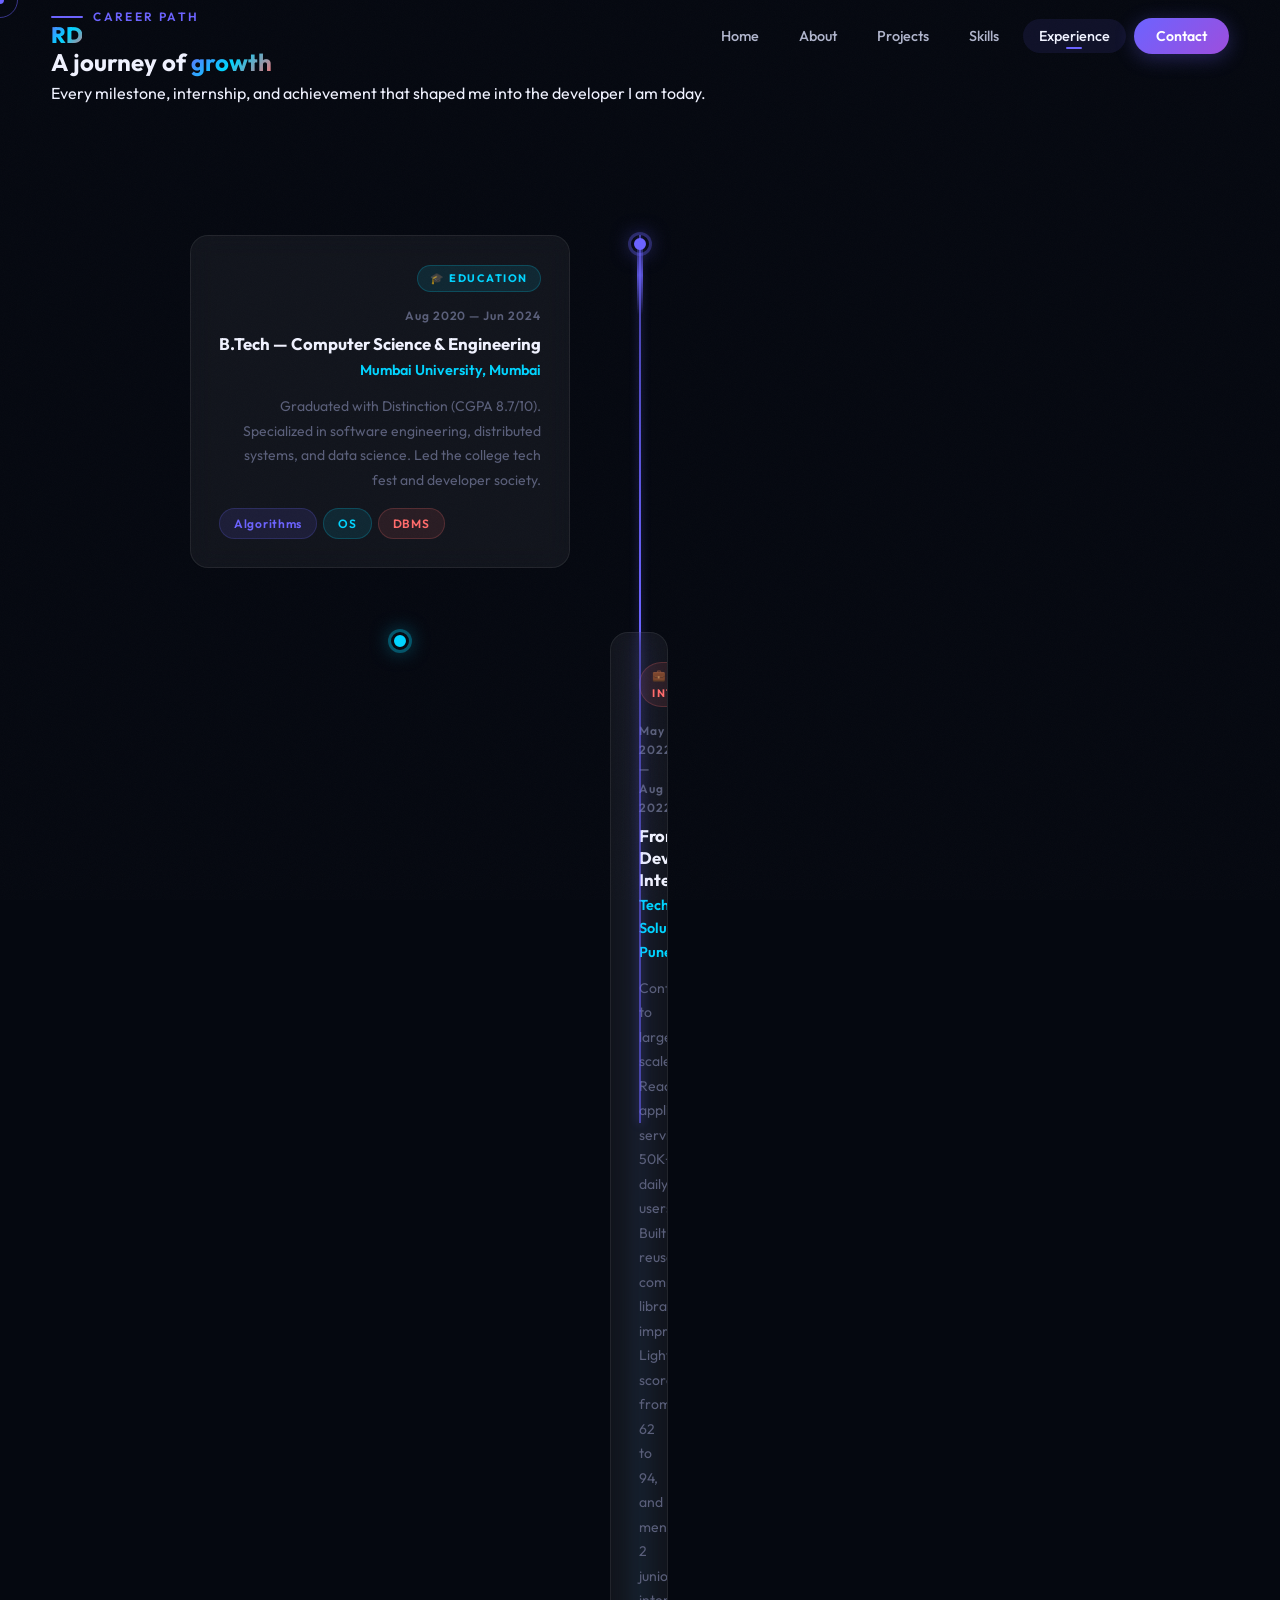
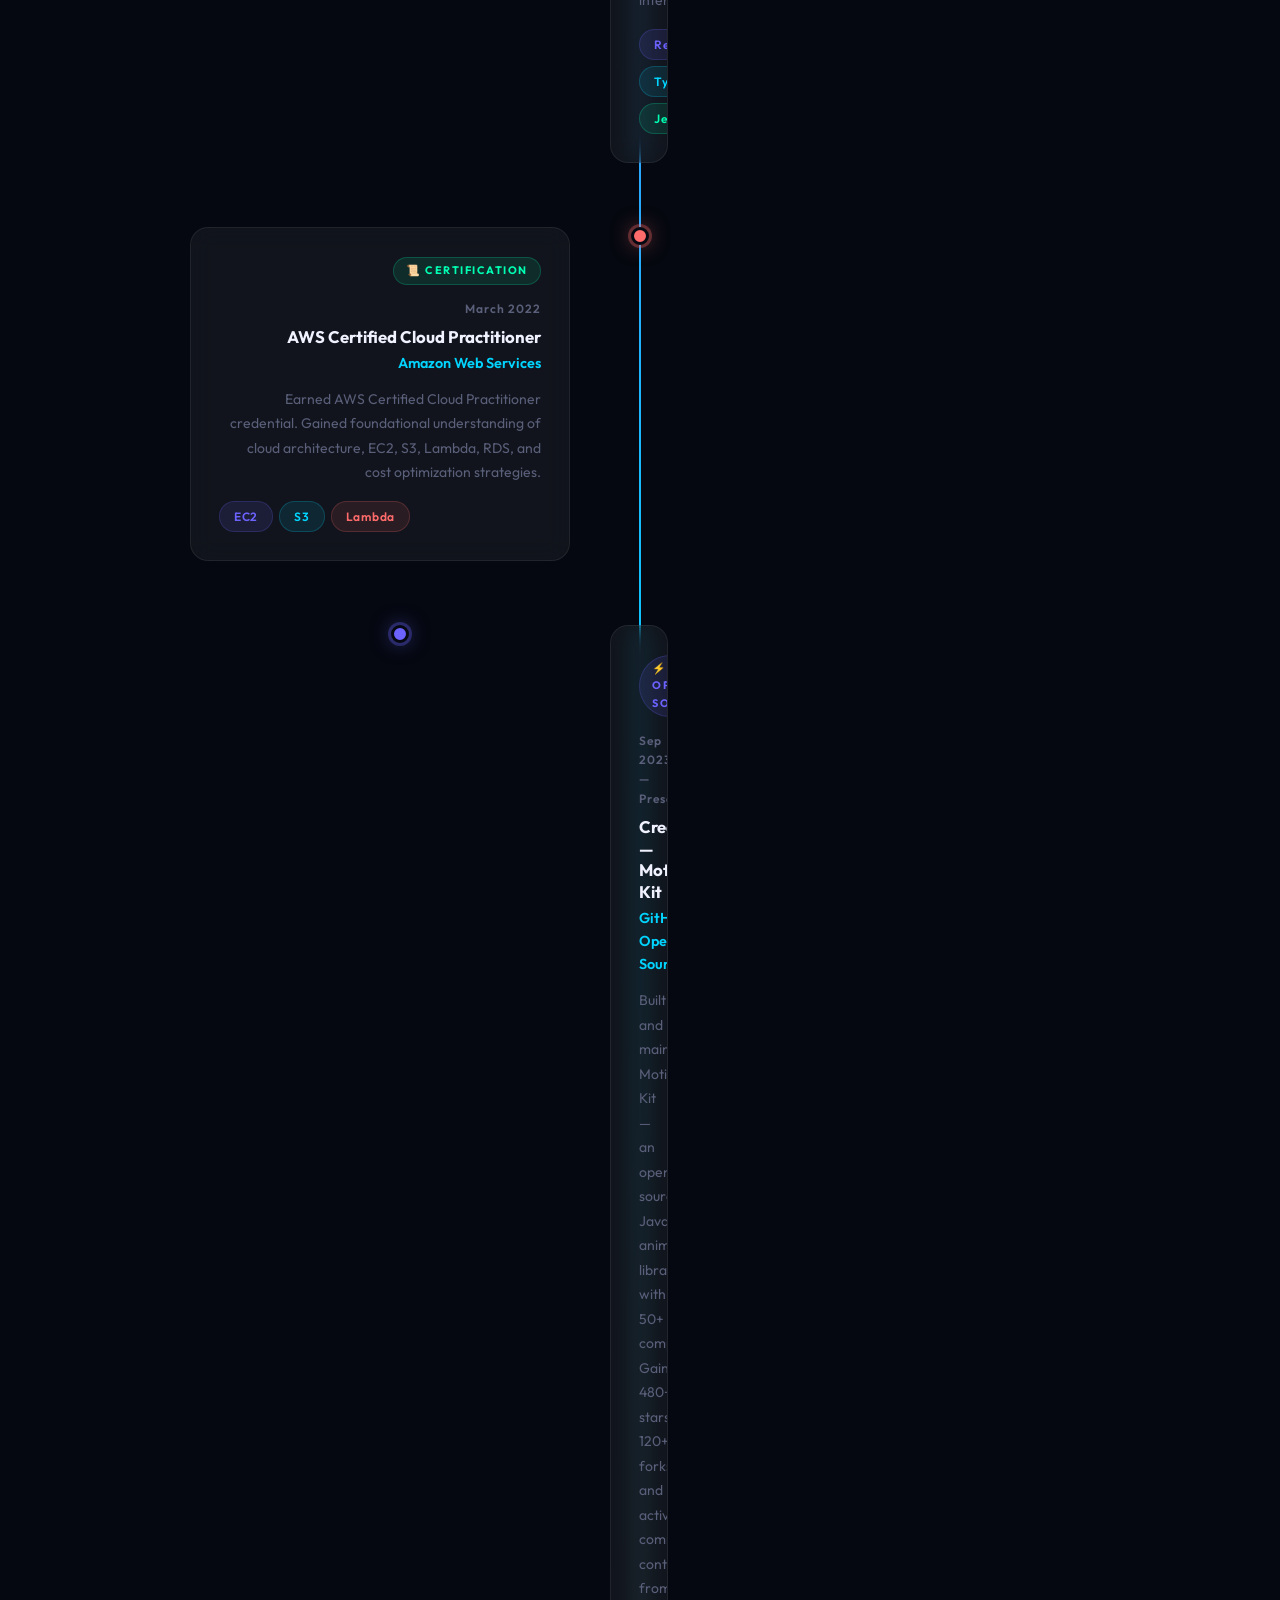
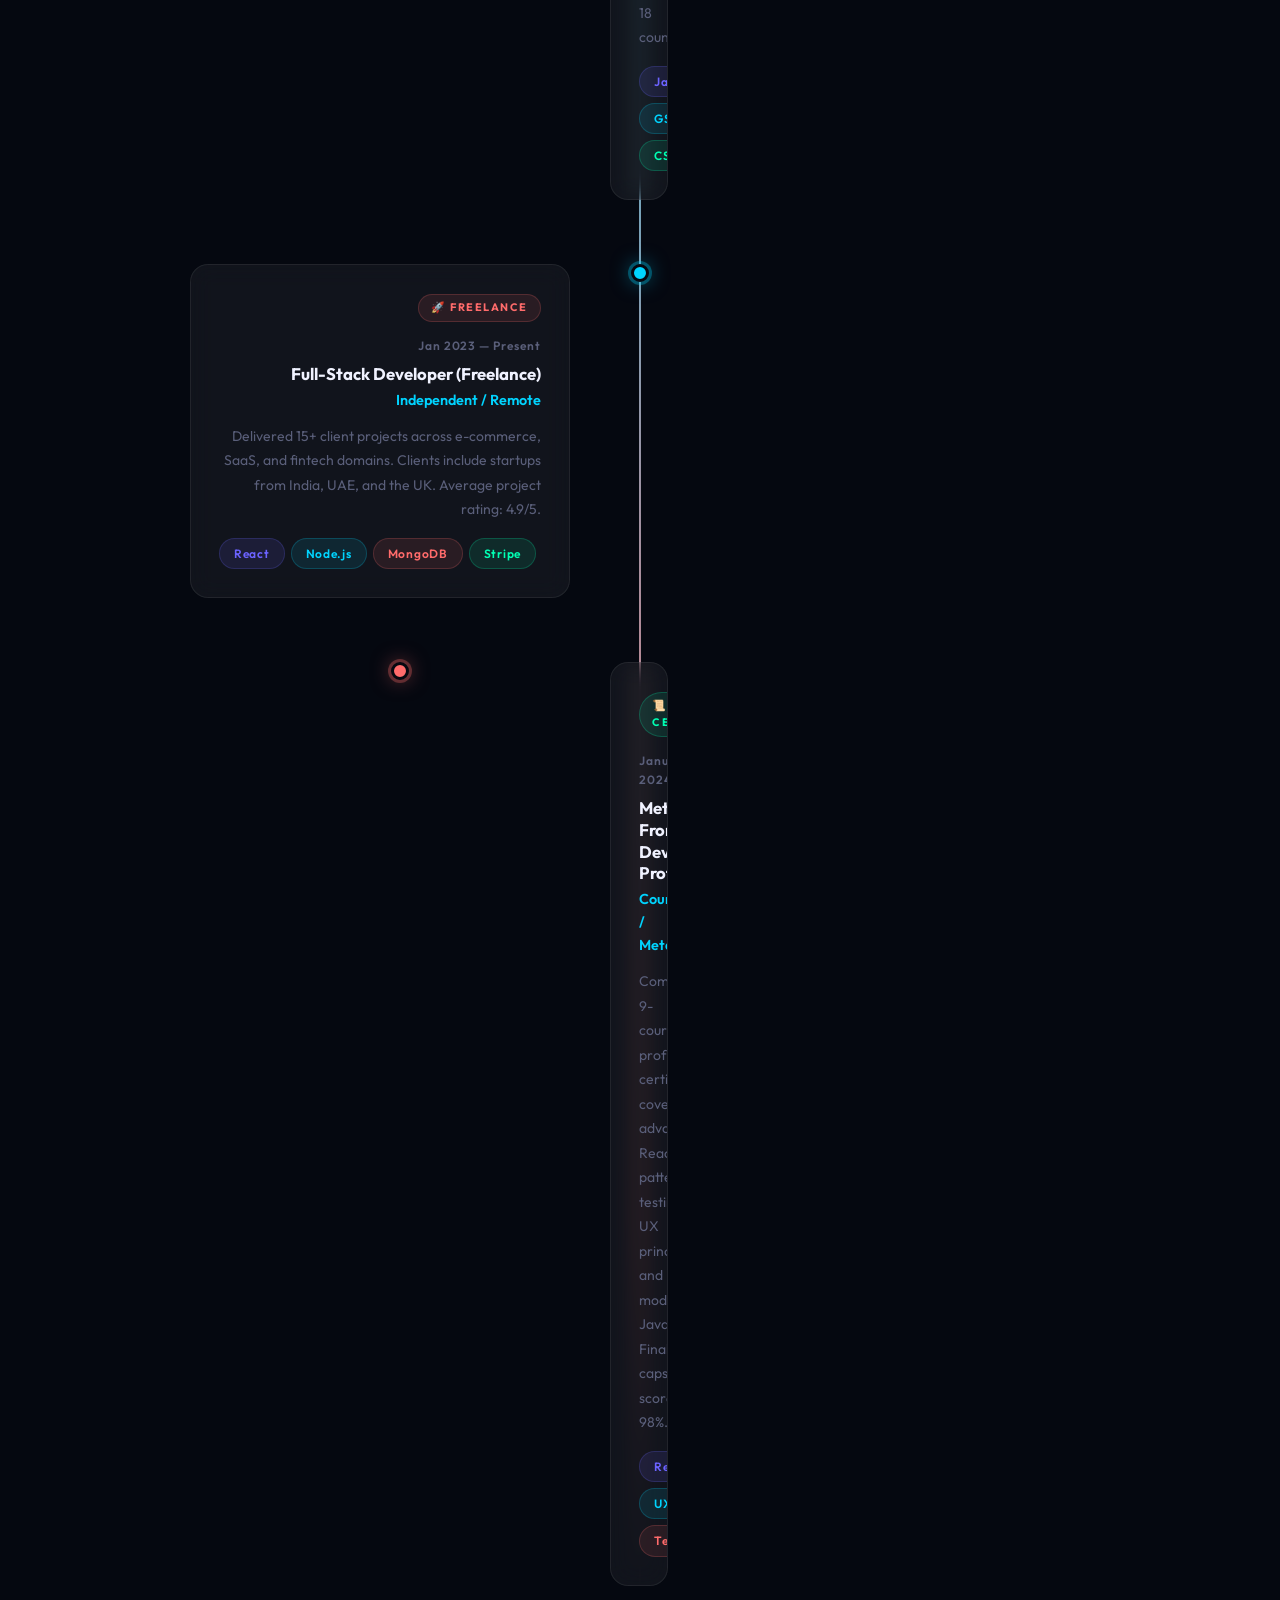
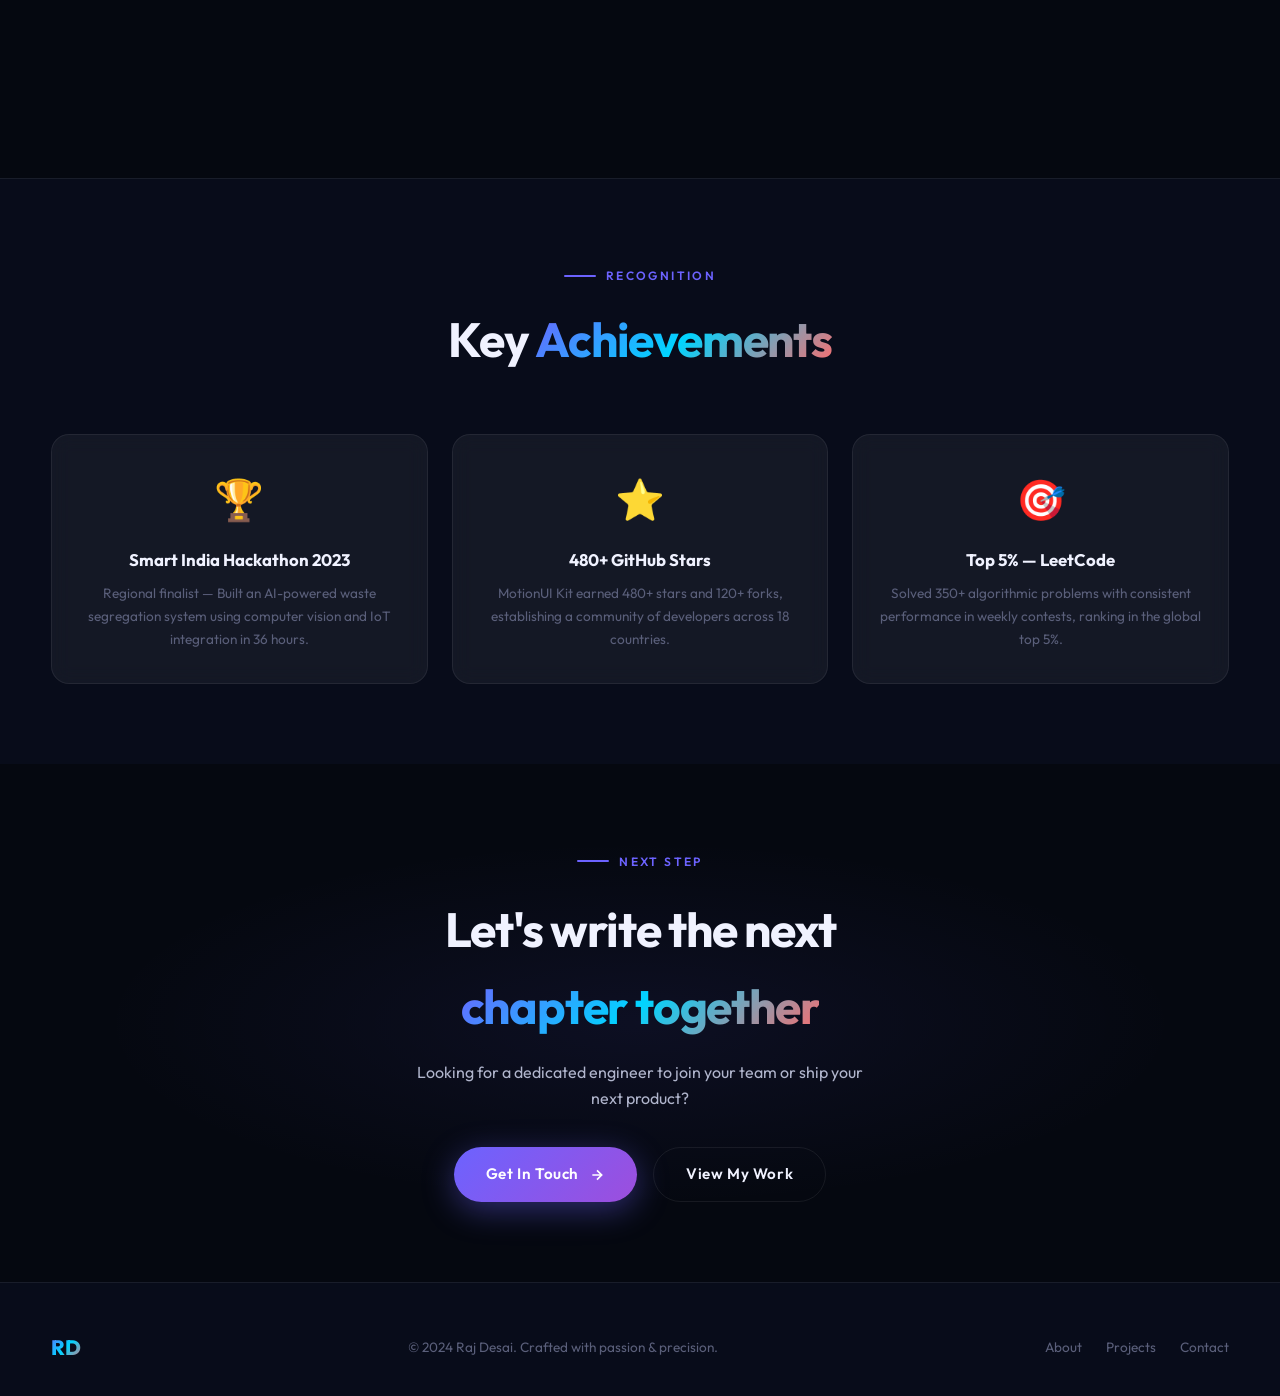
<file: experience.html>
<!DOCTYPE html>
<html lang="en">
<head>
  <meta charset="UTF-8" />
  <meta name="viewport" content="width=device-width, initial-scale=1.0" />
  <meta name="description" content="Raj Desai's experience — Education, internships, certifications, and career milestones in software development." />
  <title>Experience — Raj Desai</title>
  <link rel="icon" href="data:image/svg+xml,<svg xmlns='http://www.w3.org/2000/svg' viewBox='0 0 100 100'><text y='.9em' font-size='90'>⚡</text></svg>" />
  <link rel="stylesheet" href="css/global.css" />
  <link rel="stylesheet" href="css/experience.css" />
</head>
<body>

<div class="noise-overlay"></div>
<div id="cursor-dot"></div>
<div id="cursor-ring"></div>
<div id="page-transition">
  <div class="pt-panel"></div><div class="pt-panel"></div><div class="pt-panel"></div>
</div>

<!-- NAVBAR -->
<nav id="navbar">
  <div class="container nav-inner">
    <a href="index.html" class="nav-logo" data-transition>RD</a>
    <ul class="nav-links">
      <li><a href="index.html"      class="nav-link" data-transition>Home</a></li>
      <li><a href="about.html"      class="nav-link" data-transition>About</a></li>
      <li><a href="projects.html"   class="nav-link" data-transition>Projects</a></li>
      <li><a href="skills.html"     class="nav-link" data-transition>Skills</a></li>
      <li><a href="experience.html" class="nav-link" data-transition>Experience</a></li>
      <li><a href="contact.html"    class="nav-link nav-cta" data-transition>Contact</a></li>
    </ul>
    <button class="nav-hamburger" aria-label="Menu"><span></span><span></span><span></span></button>
  </div>
</nav>
<div class="nav-mobile">
  <a href="index.html"      class="nav-link" data-transition>Home</a>
  <a href="about.html"      class="nav-link" data-transition>About</a>
  <a href="projects.html"   class="nav-link" data-transition>Projects</a>
  <a href="skills.html"     class="nav-link" data-transition>Skills</a>
  <a href="experience.html" class="nav-link" data-transition>Experience</a>
  <a href="contact.html"    class="nav-link" data-transition>Contact</a>
</div>

<!-- PAGE HERO -->
<section class="page-hero">
  <div class="container">
    <span class="section-label page-hero-label reveal">Career Path</span>
    <h1 class="reveal delay-1">
      A journey of <span class="gradient-text">growth</span>
    </h1>
    <p class="reveal delay-2">Every milestone, internship, and achievement that shaped me into the developer I am today.</p>
  </div>
</section>

<!-- TIMELINE -->
<section id="experience-timeline">
  <div class="container">
    <div class="exp-timeline">

      <!-- Item 1: Education -->
      <div class="exp-item">
        <div class="exp-item-left">
          <div class="exp-card">
            <span class="exp-card-type education">🎓 Education</span>
            <div class="exp-card-period">Aug 2020 — Jun 2024</div>
            <h3 class="exp-card-title">B.Tech — Computer Science & Engineering</h3>
            <div class="exp-card-org">Mumbai University, Mumbai</div>
            <p class="exp-card-desc">Graduated with Distinction (CGPA 8.7/10). Specialized in software engineering, distributed systems, and data science. Led the college tech fest and developer society.</p>
            <div class="exp-card-skills">
              <span class="tag">Algorithms</span><span class="tag tag-cyan">OS</span><span class="tag tag-coral">DBMS</span>
            </div>
          </div>
        </div>
        <div class="exp-item-center"><div class="exp-dot"></div></div>
        <div class="exp-item-right"></div>
      </div>

      <!-- Item 2: Internship -->
      <div class="exp-item">
        <div class="exp-item-left"></div>
        <div class="exp-item-center"><div class="exp-dot"></div></div>
        <div class="exp-item-right">
          <div class="exp-card">
            <span class="exp-card-type internship">💼 Internship</span>
            <div class="exp-card-period">May 2022 — Aug 2022</div>
            <h3 class="exp-card-title">Frontend Developer Intern</h3>
            <div class="exp-card-org">TechNova Solutions, Pune</div>
            <p class="exp-card-desc">Contributed to large-scale React.js application serving 50K+ daily users. Built reusable component library, improved Lighthouse score from 62 to 94, and mentored 2 junior interns.</p>
            <div class="exp-card-skills">
              <span class="tag">React</span><span class="tag tag-cyan">TypeScript</span><span class="tag tag-green">Jest</span>
            </div>
          </div>
        </div>
      </div>

      <!-- Item 3: Certification -->
      <div class="exp-item">
        <div class="exp-item-left">
          <div class="exp-card">
            <span class="exp-card-type certification">📜 Certification</span>
            <div class="exp-card-period">March 2022</div>
            <h3 class="exp-card-title">AWS Certified Cloud Practitioner</h3>
            <div class="exp-card-org">Amazon Web Services</div>
            <p class="exp-card-desc">Earned AWS Certified Cloud Practitioner credential. Gained foundational understanding of cloud architecture, EC2, S3, Lambda, RDS, and cost optimization strategies.</p>
            <div class="exp-card-skills">
              <span class="tag">EC2</span><span class="tag tag-cyan">S3</span><span class="tag tag-coral">Lambda</span>
            </div>
          </div>
        </div>
        <div class="exp-item-center"><div class="exp-dot"></div></div>
        <div class="exp-item-right"></div>
      </div>

      <!-- Item 4: Open Source -->
      <div class="exp-item">
        <div class="exp-item-left"></div>
        <div class="exp-item-center"><div class="exp-dot"></div></div>
        <div class="exp-item-right">
          <div class="exp-card">
            <span class="exp-card-type">⚡ Open Source</span>
            <div class="exp-card-period">Sep 2023 — Present</div>
            <h3 class="exp-card-title">Creator — MotionUI Kit</h3>
            <div class="exp-card-org">GitHub Open Source</div>
            <p class="exp-card-desc">Built and maintained MotionUI Kit — an open-source JavaScript animation library with 50+ components. Gained 480+ stars, 120+ forks, and active community contributions from 18 countries.</p>
            <div class="exp-card-skills">
              <span class="tag">JavaScript</span><span class="tag tag-cyan">GSAP</span><span class="tag tag-green">CSS</span>
            </div>
          </div>
        </div>
      </div>

      <!-- Item 5: Freelance -->
      <div class="exp-item">
        <div class="exp-item-left">
          <div class="exp-card">
            <span class="exp-card-type internship">🚀 Freelance</span>
            <div class="exp-card-period">Jan 2023 — Present</div>
            <h3 class="exp-card-title">Full-Stack Developer (Freelance)</h3>
            <div class="exp-card-org">Independent / Remote</div>
            <p class="exp-card-desc">Delivered 15+ client projects across e-commerce, SaaS, and fintech domains. Clients include startups from India, UAE, and the UK. Average project rating: 4.9/5.</p>
            <div class="exp-card-skills">
              <span class="tag">React</span><span class="tag tag-cyan">Node.js</span><span class="tag tag-coral">MongoDB</span><span class="tag tag-green">Stripe</span>
            </div>
          </div>
        </div>
        <div class="exp-item-center"><div class="exp-dot"></div></div>
        <div class="exp-item-right"></div>
      </div>

      <!-- Item 6: Certification 2 -->
      <div class="exp-item">
        <div class="exp-item-left"></div>
        <div class="exp-item-center"><div class="exp-dot"></div></div>
        <div class="exp-item-right">
          <div class="exp-card">
            <span class="exp-card-type certification">📜 Certification</span>
            <div class="exp-card-period">January 2024</div>
            <h3 class="exp-card-title">Meta Frontend Developer Professional</h3>
            <div class="exp-card-org">Coursera / Meta</div>
            <p class="exp-card-desc">Completed 9-course professional certificate covering advanced React patterns, testing, UX principles, and modern JavaScript. Final capstone scored 98%.</p>
            <div class="exp-card-skills">
              <span class="tag">React</span><span class="tag tag-cyan">UX</span><span class="tag tag-coral">Testing</span>
            </div>
          </div>
        </div>
      </div>

    </div><!-- /exp-timeline -->
  </div>
</section>

<!-- ACHIEVEMENTS -->
<section id="experience-achievements">
  <div class="container">
    <div class="ach-header reveal">
      <span class="section-label" style="justify-content:center;">Recognition</span>
      <h2>Key <span class="gradient-text">Achievements</span></h2>
    </div>
    <div class="ach-grid">
      <div class="ach-card reveal delay-1">
        <span class="ach-icon">🏆</span>
        <h3 class="ach-title">Smart India Hackathon 2023</h3>
        <p class="ach-desc">Regional finalist — Built an AI-powered waste segregation system using computer vision and IoT integration in 36 hours.</p>
      </div>
      <div class="ach-card reveal delay-2">
        <span class="ach-icon">⭐</span>
        <h3 class="ach-title">480+ GitHub Stars</h3>
        <p class="ach-desc">MotionUI Kit earned 480+ stars and 120+ forks, establishing a community of developers across 18 countries.</p>
      </div>
      <div class="ach-card reveal delay-3">
        <span class="ach-icon">🎯</span>
        <h3 class="ach-title">Top 5% — LeetCode</h3>
        <p class="ach-desc">Solved 350+ algorithmic problems with consistent performance in weekly contests, ranking in the global top 5%.</p>
      </div>
    </div>
  </div>
</section>

<!-- CTA -->
<section style="padding:80px 0;background:var(--bg-primary);text-align:center;position:relative;overflow:hidden;">
  <div style="position:absolute;inset:0;background:radial-gradient(ellipse 60% 50% at 50% 50%,rgba(108,99,255,0.08) 0%,transparent 70%);pointer-events:none;"></div>
  <div class="container reveal">
    <span class="section-label" style="justify-content:center;margin-bottom:20px;">Next Step</span>
    <h2 style="font-size:clamp(2rem,4vw,3rem);font-weight:700;letter-spacing:-0.025em;margin-bottom:16px;">
      Let's write the next<br/><span class="gradient-text">chapter together</span>
    </h2>
    <p style="color:var(--text-secondary);max-width:480px;margin:0 auto 36px;">Looking for a dedicated engineer to join your team or ship your next product?</p>
    <div style="display:flex;gap:16px;justify-content:center;flex-wrap:wrap;">
      <a href="contact.html" class="btn btn-primary" data-transition id="exp-contact-btn">
        Get In Touch
        <svg width="16" height="16" fill="none" stroke="currentColor" stroke-width="2.5" viewBox="0 0 24 24"><path d="M5 12h14M12 5l7 7-7 7"/></svg>
      </a>
      <a href="projects.html" class="btn btn-outline" data-transition id="exp-projects-btn">View My Work</a>
    </div>
  </div>
</section>

<!-- FOOTER -->
<footer>
  <div class="container footer-inner">
    <span class="footer-logo">RD</span>
    <p class="footer-copy">© 2024 Raj Desai. Crafted with passion & precision.</p>
    <div class="footer-links">
      <a href="about.html" data-transition>About</a>
      <a href="projects.html" data-transition>Projects</a>
      <a href="contact.html" data-transition>Contact</a>
    </div>
  </div>
</footer>

<script src="js/global.js"></script>
<script src="js/experience.js"></script>
</body>
</html>
</file>
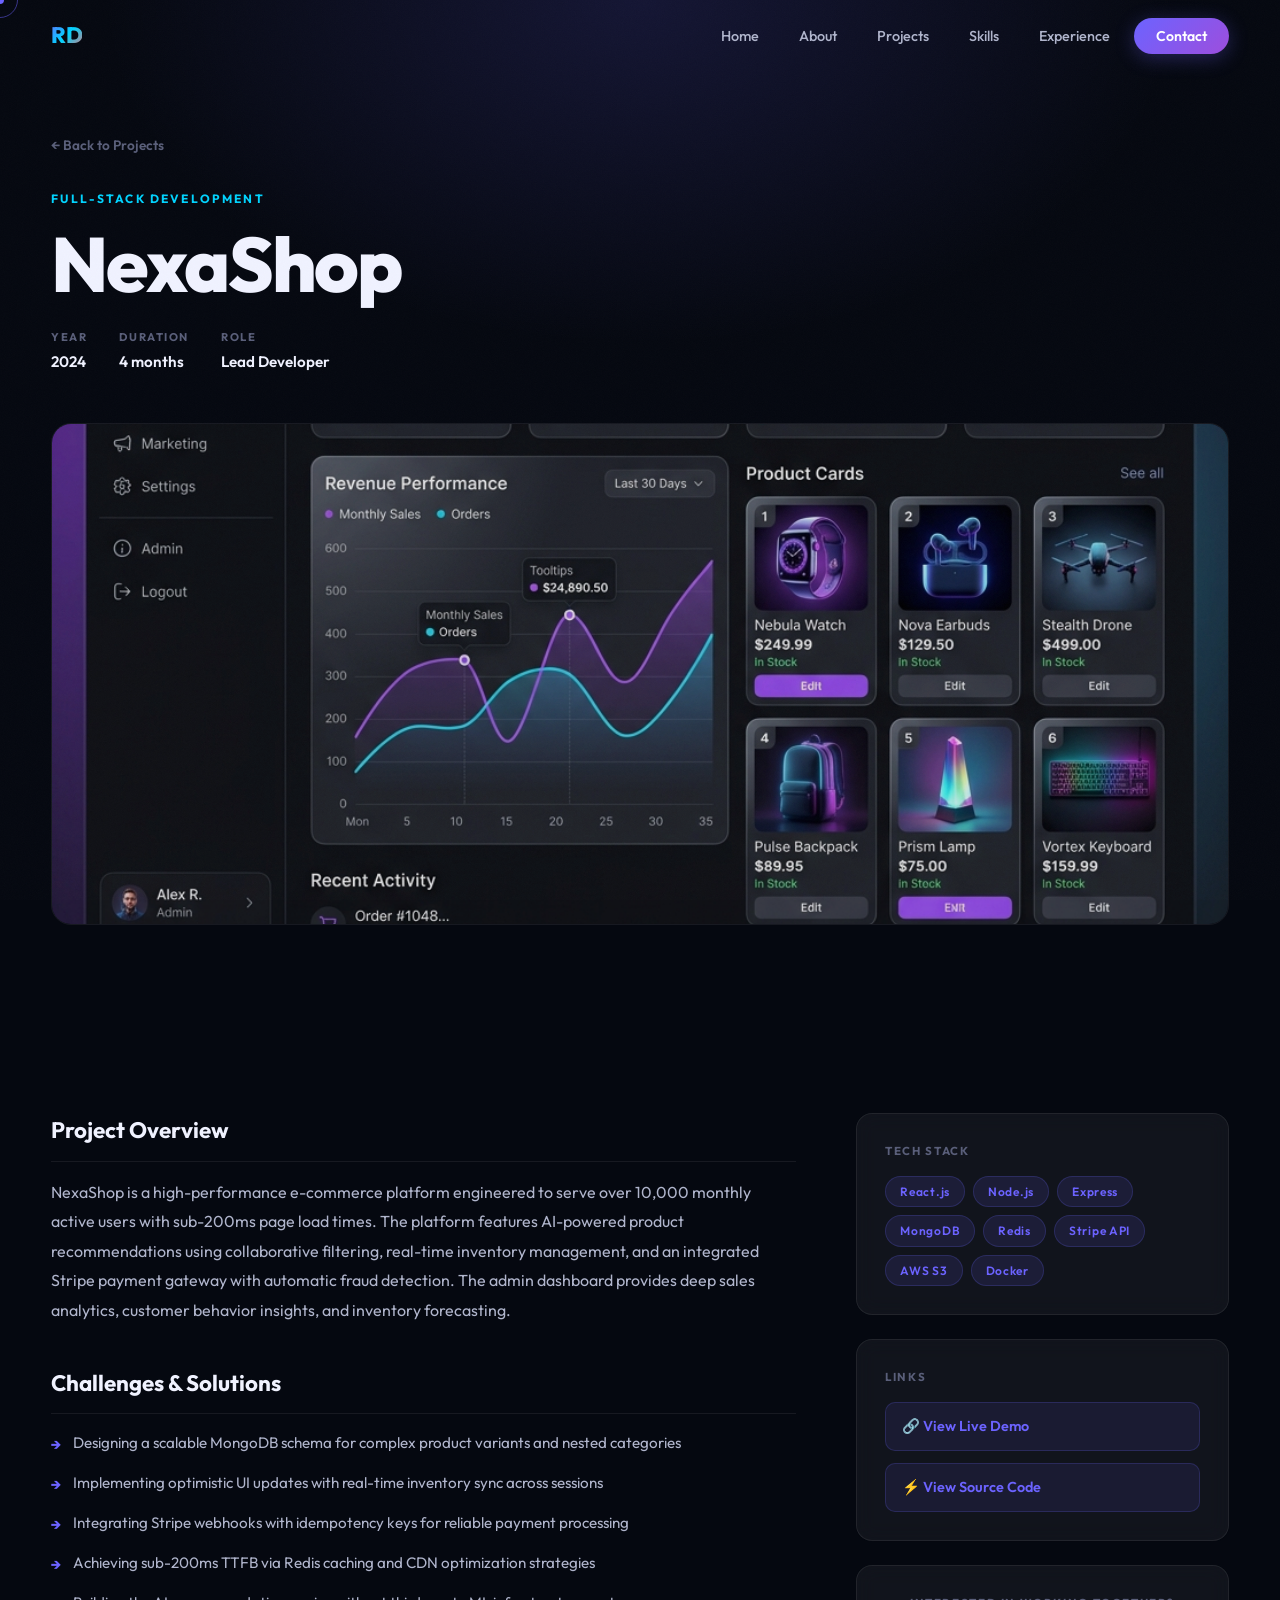
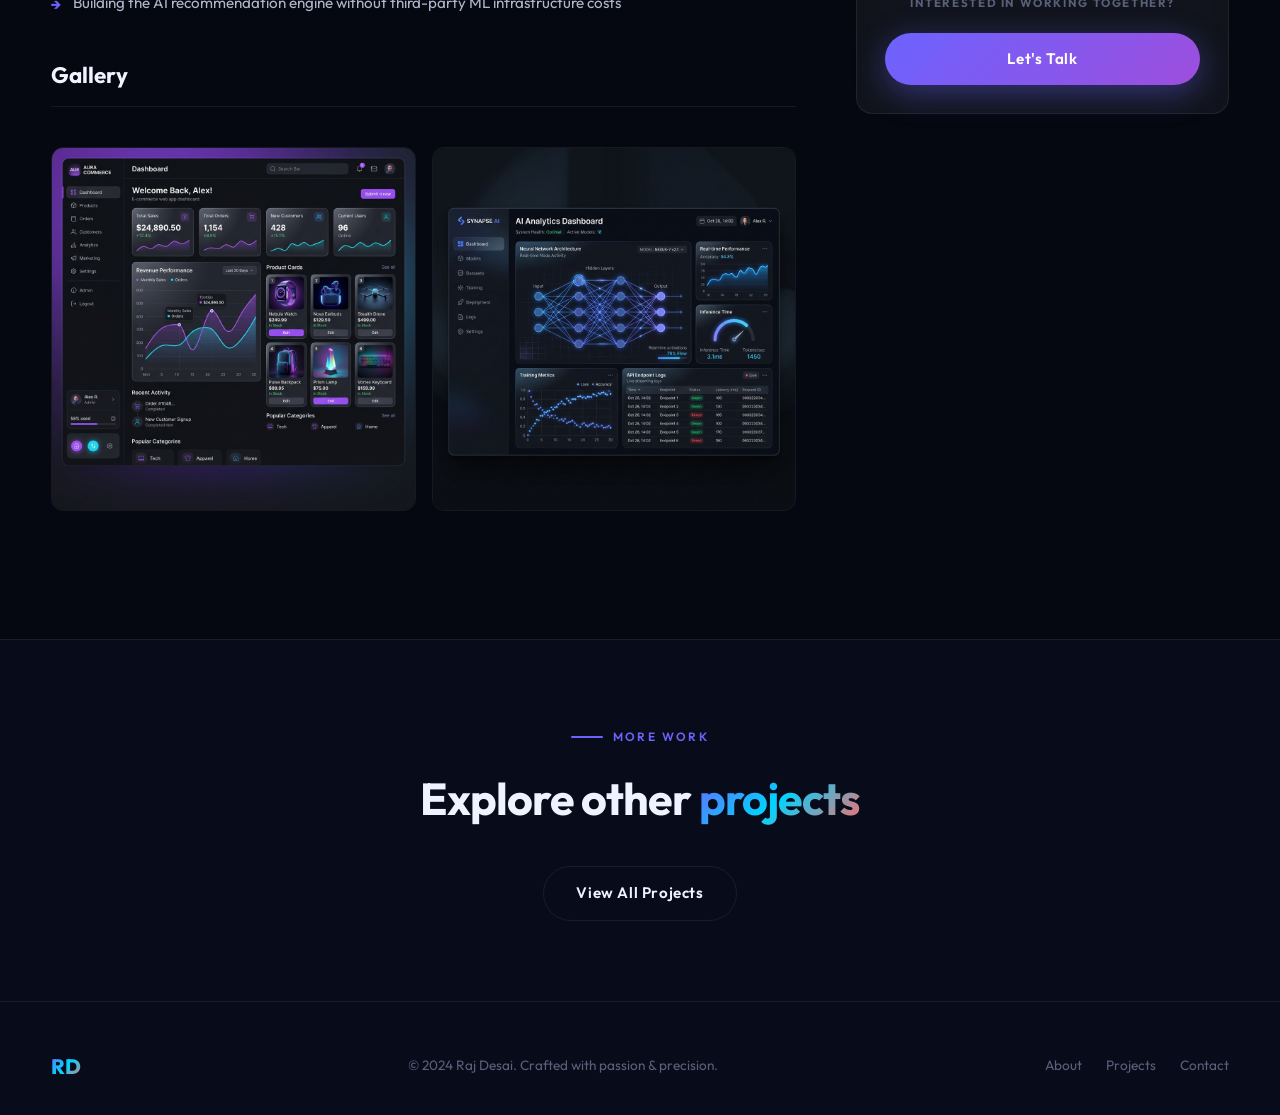
<file: project-detail.html>
<!DOCTYPE html>
<html lang="en">
<head>
  <meta charset="UTF-8" />
  <meta name="viewport" content="width=device-width, initial-scale=1.0" />
  <meta name="description" content="Project details — Raj Desai portfolio. Deep-dive into the engineering, challenges, and technologies behind each project." />
  <title>Project Details — Raj Desai</title>
  <link rel="icon" href="data:image/svg+xml,<svg xmlns='http://www.w3.org/2000/svg' viewBox='0 0 100 100'><text y='.9em' font-size='90'>⚡</text></svg>" />
  <link rel="stylesheet" href="css/global.css" />
  <link rel="stylesheet" href="css/projects.css" />
  <link rel="stylesheet" href="css/project-detail.css" />
</head>
<body>

<div class="noise-overlay"></div>
<div id="cursor-dot"></div>
<div id="cursor-ring"></div>
<div id="page-transition">
  <div class="pt-panel"></div><div class="pt-panel"></div><div class="pt-panel"></div>
</div>

<!-- NAVBAR -->
<nav id="navbar">
  <div class="container nav-inner">
    <a href="index.html" class="nav-logo" data-transition>RD</a>
    <ul class="nav-links">
      <li><a href="index.html"      class="nav-link" data-transition>Home</a></li>
      <li><a href="about.html"      class="nav-link" data-transition>About</a></li>
      <li><a href="projects.html"   class="nav-link" data-transition>Projects</a></li>
      <li><a href="skills.html"     class="nav-link" data-transition>Skills</a></li>
      <li><a href="experience.html" class="nav-link" data-transition>Experience</a></li>
      <li><a href="contact.html"    class="nav-link nav-cta" data-transition>Contact</a></li>
    </ul>
    <button class="nav-hamburger" aria-label="Menu"><span></span><span></span><span></span></button>
  </div>
</nav>
<div class="nav-mobile">
  <a href="index.html"      class="nav-link" data-transition>Home</a>
  <a href="about.html"      class="nav-link" data-transition>About</a>
  <a href="projects.html"   class="nav-link" data-transition>Projects</a>
  <a href="skills.html"     class="nav-link" data-transition>Skills</a>
  <a href="experience.html" class="nav-link" data-transition>Experience</a>
  <a href="contact.html"    class="nav-link" data-transition>Contact</a>
</div>

<!-- PROJECT DETAIL HERO -->
<section id="project-detail-hero">
  <div class="container">
    <a href="projects.html" class="pdetail-back" data-transition id="back-to-projects">
      ← Back to Projects
    </a>
    <div class="pdetail-category reveal">Full-Stack Development</div>
    <h1 class="pdetail-title reveal delay-1">NexaShop</h1>
    <div class="pdetail-meta reveal delay-2">
      <div class="pdetail-meta-item">
        <div class="pdetail-meta-label">Year</div>
        <div class="pdetail-meta-value" data-pdetail="year">2024</div>
      </div>
      <div class="pdetail-meta-item">
        <div class="pdetail-meta-label">Duration</div>
        <div class="pdetail-meta-value" data-pdetail="duration">4 months</div>
      </div>
      <div class="pdetail-meta-item">
        <div class="pdetail-meta-label">Role</div>
        <div class="pdetail-meta-value" data-pdetail="role">Lead Developer</div>
      </div>
    </div>
    <div class="pdetail-hero-img reveal delay-3">
      <img src="assets/images/project1.png" alt="Project hero" loading="eager" />
    </div>
  </div>
</section>

<!-- PROJECT BODY -->
<section id="project-detail-body">
  <div class="container">
    <div class="pdetail-body-grid">

      <!-- Main content -->
      <div class="pdetail-main">
        <h2 class="pdetail-section-title reveal">Project Overview</h2>
        <p class="pdetail-text pdetail-overview reveal delay-1">Loading…</p>

        <h2 class="pdetail-section-title reveal">Challenges &amp; Solutions</h2>
        <div class="pdetail-challenges reveal delay-1">
          <ul><!-- populated by JS --></ul>
        </div>

        <h2 class="pdetail-section-title reveal">Gallery</h2>
        <div class="pdetail-gallery reveal delay-1">
          <!-- populated by JS -->
        </div>
      </div>

      <!-- Sidebar -->
      <aside class="pdetail-sidebar">
        <div class="pdetail-sidebar-card reveal">
          <div class="pdetail-sidebar-label">Tech Stack</div>
          <div class="pdetail-tech-list"><!-- populated by JS --></div>
        </div>
        <div class="pdetail-sidebar-card reveal delay-1">
          <div class="pdetail-sidebar-label">Links</div>
          <div class="pdetail-links">
            <a href="#" class="pdetail-link-btn" id="pdetail-live">
              🔗 View Live Demo
            </a>
            <a href="#" class="pdetail-link-btn" id="pdetail-github">
              ⚡ View Source Code
            </a>
          </div>
        </div>
        <div class="pdetail-sidebar-card reveal delay-2" style="text-align:center">
          <div class="pdetail-sidebar-label" style="margin-bottom:20px">Interested in working together?</div>
          <a href="contact.html" class="btn btn-primary" data-transition style="width:100%;justify-content:center" id="pdetail-contact-btn">
            Let's Talk
          </a>
        </div>
      </aside>

    </div>
  </div>
</section>

<!-- Next project teaser -->
<section style="padding:80px 0;background:var(--bg-secondary);border-top:1px solid var(--border-subtle);">
  <div class="container" style="text-align:center">
    <span class="section-label" style="justify-content:center;margin-bottom:16px;">More Work</span>
    <h2 class="reveal" style="font-size:clamp(1.8rem,3.5vw,2.8rem);font-weight:700;margin-bottom:32px;letter-spacing:-0.025em;">
      Explore other <span class="gradient-text">projects</span>
    </h2>
    <a href="projects.html" class="btn btn-outline" data-transition id="explore-projects-btn">
      View All Projects
    </a>
  </div>
</section>

<!-- FOOTER -->
<footer>
  <div class="container footer-inner">
    <span class="footer-logo">RD</span>
    <p class="footer-copy">© 2024 Raj Desai. Crafted with passion & precision.</p>
    <div class="footer-links">
      <a href="about.html" data-transition>About</a>
      <a href="projects.html" data-transition>Projects</a>
      <a href="contact.html" data-transition>Contact</a>
    </div>
  </div>
</footer>

<script src="js/global.js"></script>
<script src="js/project-detail.js"></script>
</body>
</html>
</file>
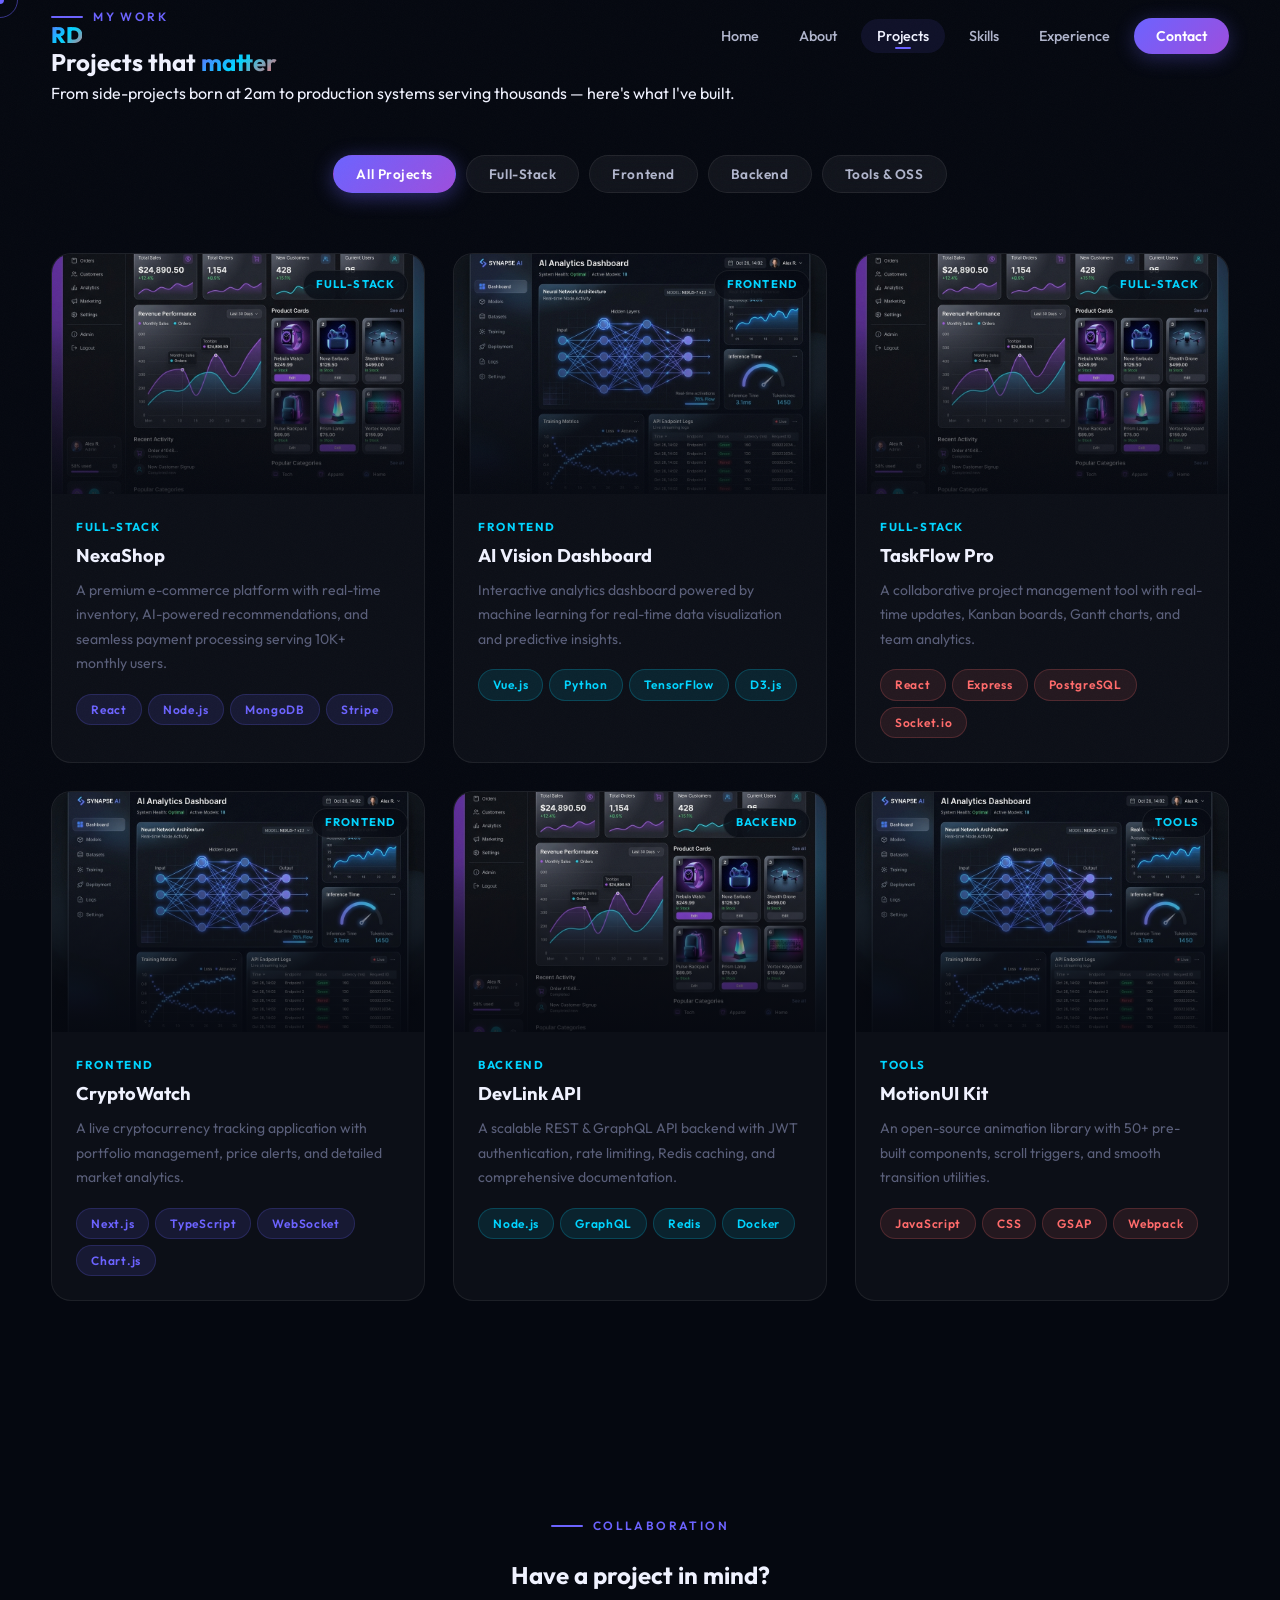
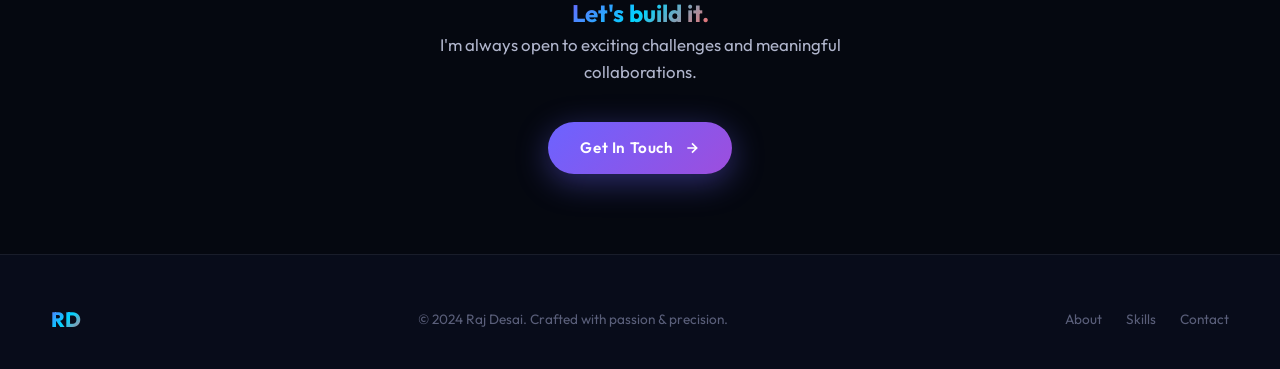
<file: projects.html>
<!DOCTYPE html>
<html lang="en">
<head>
  <meta charset="UTF-8" />
  <meta name="viewport" content="width=device-width, initial-scale=1.0" />
  <meta name="description" content="Projects by Raj Desai — Explore full-stack web applications, frontend tools, and open-source contributions." />
  <title>Projects — Raj Desai</title>
  <link rel="icon" href="data:image/svg+xml,<svg xmlns='http://www.w3.org/2000/svg' viewBox='0 0 100 100'><text y='.9em' font-size='90'>⚡</text></svg>" />
  <link rel="stylesheet" href="css/global.css" />
  <link rel="stylesheet" href="css/projects.css" />
</head>
<body>

<div class="noise-overlay"></div>
<div id="cursor-dot"></div>
<div id="cursor-ring"></div>
<div id="page-transition">
  <div class="pt-panel"></div><div class="pt-panel"></div><div class="pt-panel"></div>
</div>

<!-- NAVBAR -->
<nav id="navbar">
  <div class="container nav-inner">
    <a href="index.html" class="nav-logo" data-transition>RD</a>
    <ul class="nav-links">
      <li><a href="index.html"      class="nav-link" data-transition>Home</a></li>
      <li><a href="about.html"      class="nav-link" data-transition>About</a></li>
      <li><a href="projects.html"   class="nav-link" data-transition>Projects</a></li>
      <li><a href="skills.html"     class="nav-link" data-transition>Skills</a></li>
      <li><a href="experience.html" class="nav-link" data-transition>Experience</a></li>
      <li><a href="contact.html"    class="nav-link nav-cta" data-transition>Contact</a></li>
    </ul>
    <button class="nav-hamburger" aria-label="Menu"><span></span><span></span><span></span></button>
  </div>
</nav>
<div class="nav-mobile">
  <a href="index.html"      class="nav-link" data-transition>Home</a>
  <a href="about.html"      class="nav-link" data-transition>About</a>
  <a href="projects.html"   class="nav-link" data-transition>Projects</a>
  <a href="skills.html"     class="nav-link" data-transition>Skills</a>
  <a href="experience.html" class="nav-link" data-transition>Experience</a>
  <a href="contact.html"    class="nav-link" data-transition>Contact</a>
</div>

<!-- PAGE HERO -->
<section class="page-hero">
  <div class="container">
    <span class="section-label page-hero-label reveal">My Work</span>
    <h1 class="reveal delay-1">
      Projects that <span class="gradient-text">matter</span>
    </h1>
    <p class="reveal delay-2">From side-projects born at 2am to production systems serving thousands — here's what I've built.</p>
  </div>
</section>

<!-- FILTER + GRID -->
<section id="projects-filter">
  <div class="container">
    <div class="filter-bar">
      <button class="filter-btn active" data-filter="All" id="filter-all">All Projects</button>
      <button class="filter-btn" data-filter="Full-Stack" id="filter-fullstack">Full-Stack</button>
      <button class="filter-btn" data-filter="Frontend" id="filter-frontend">Frontend</button>
      <button class="filter-btn" data-filter="Backend" id="filter-backend">Backend</button>
      <button class="filter-btn" data-filter="Tools" id="filter-tools">Tools & OSS</button>
    </div>
  </div>
</section>

<section id="projects-grid-section">
  <div class="container">
    <div class="projects-grid" id="projects-grid">
      <!-- Dynamically populated by projects.js -->
    </div>
  </div>
</section>

<!-- CTA -->
<section id="cta-banner" style="padding:80px 0;">
  <div class="container reveal" style="text-align:center">
    <span class="section-label" style="justify-content:center;margin-bottom:20px;">Collaboration</span>
    <h2>Have a project in mind?<br/><span class="gradient-text">Let's build it.</span></h2>
    <p style="color:var(--text-secondary);max-width:480px;margin:0 auto 36px;font-size:1.05rem;">I'm always open to exciting challenges and meaningful collaborations.</p>
    <a href="contact.html" class="btn btn-primary" data-transition id="proj-contact-btn">
      Get In Touch
      <svg width="16" height="16" fill="none" stroke="currentColor" stroke-width="2.5" viewBox="0 0 24 24">
        <path d="M5 12h14M12 5l7 7-7 7"/>
      </svg>
    </a>
  </div>
</section>

<!-- FOOTER -->
<footer>
  <div class="container footer-inner">
    <span class="footer-logo">RD</span>
    <p class="footer-copy">© 2024 Raj Desai. Crafted with passion & precision.</p>
    <div class="footer-links">
      <a href="about.html" data-transition>About</a>
      <a href="skills.html" data-transition>Skills</a>
      <a href="contact.html" data-transition>Contact</a>
    </div>
  </div>
</footer>

<script src="js/global.js"></script>
<script src="js/projects.js"></script>
</body>
</html>
</file>
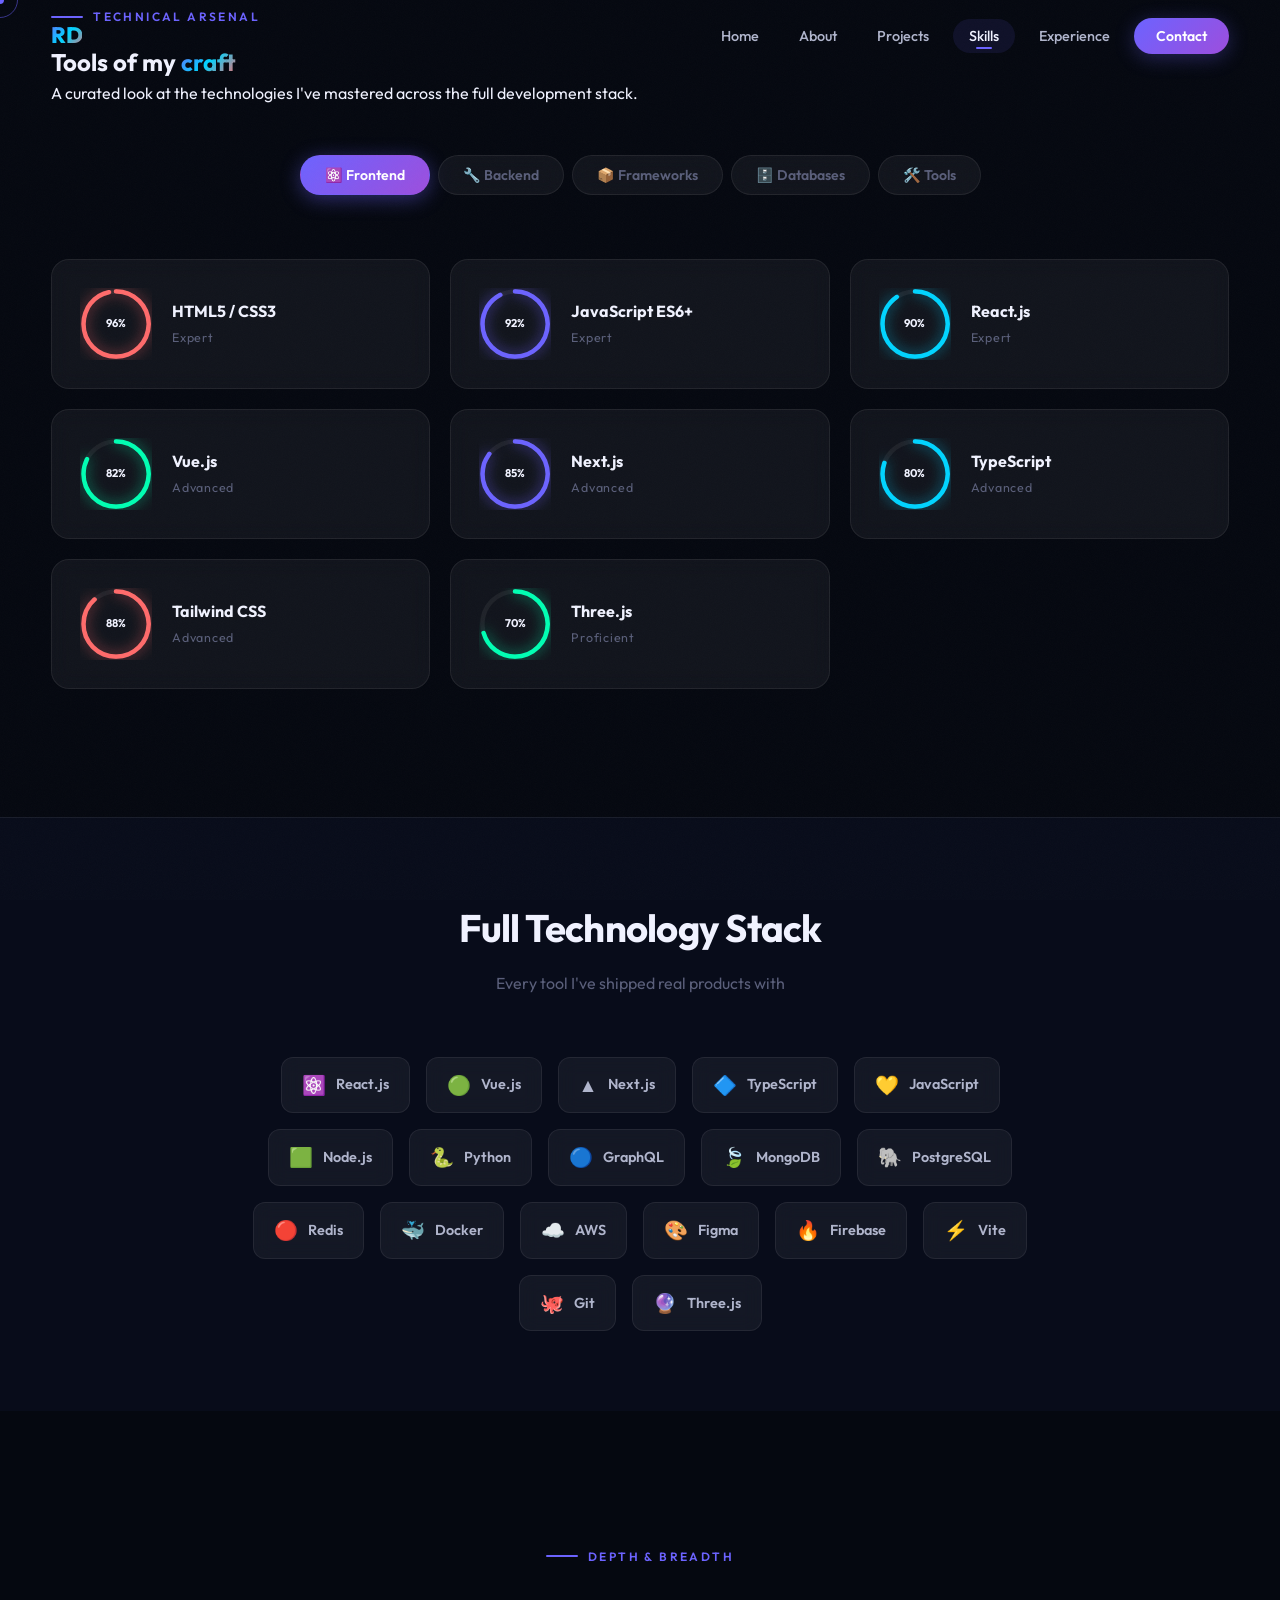
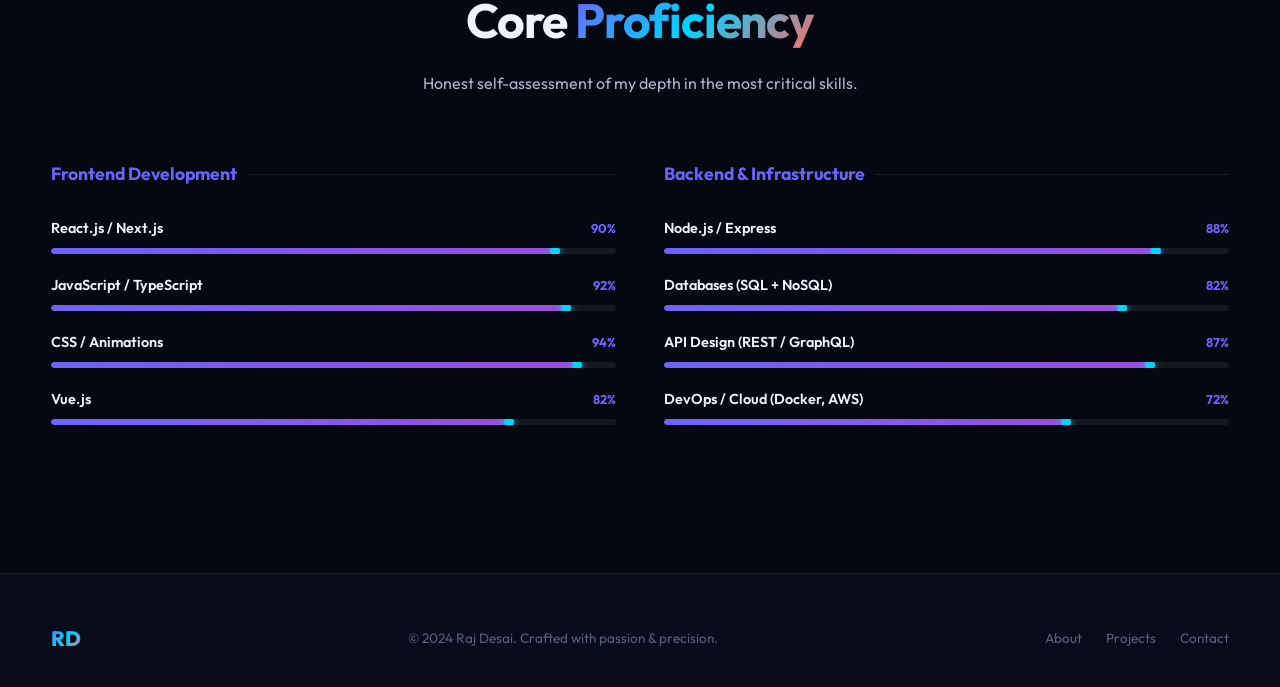
<file: skills.html>
<!DOCTYPE html>
<html lang="en">
<head>
  <meta charset="UTF-8" />
  <meta name="viewport" content="width=device-width, initial-scale=1.0" />
  <meta name="description" content="Raj Desai's technical skills — Frontend, Backend, Frameworks, Databases, and DevOps tools." />
  <title>Skills — Raj Desai</title>
  <link rel="icon" href="data:image/svg+xml,<svg xmlns='http://www.w3.org/2000/svg' viewBox='0 0 100 100'><text y='.9em' font-size='90'>⚡</text></svg>" />
  <link rel="stylesheet" href="css/global.css" />
  <link rel="stylesheet" href="css/skills.css" />
</head>
<body>

<div class="noise-overlay"></div>
<div id="cursor-dot"></div>
<div id="cursor-ring"></div>
<div id="page-transition">
  <div class="pt-panel"></div><div class="pt-panel"></div><div class="pt-panel"></div>
</div>

<!-- NAVBAR -->
<nav id="navbar">
  <div class="container nav-inner">
    <a href="index.html" class="nav-logo" data-transition>RD</a>
    <ul class="nav-links">
      <li><a href="index.html"      class="nav-link" data-transition>Home</a></li>
      <li><a href="about.html"      class="nav-link" data-transition>About</a></li>
      <li><a href="projects.html"   class="nav-link" data-transition>Projects</a></li>
      <li><a href="skills.html"     class="nav-link" data-transition>Skills</a></li>
      <li><a href="experience.html" class="nav-link" data-transition>Experience</a></li>
      <li><a href="contact.html"    class="nav-link nav-cta" data-transition>Contact</a></li>
    </ul>
    <button class="nav-hamburger" aria-label="Menu"><span></span><span></span><span></span></button>
  </div>
</nav>
<div class="nav-mobile">
  <a href="index.html"      class="nav-link" data-transition>Home</a>
  <a href="about.html"      class="nav-link" data-transition>About</a>
  <a href="projects.html"   class="nav-link" data-transition>Projects</a>
  <a href="skills.html"     class="nav-link" data-transition>Skills</a>
  <a href="experience.html" class="nav-link" data-transition>Experience</a>
  <a href="contact.html"    class="nav-link" data-transition>Contact</a>
</div>

<!-- PAGE HERO -->
<section class="page-hero">
  <div class="container">
    <span class="section-label page-hero-label reveal">Technical Arsenal</span>
    <h1 class="reveal delay-1">Tools of my <span class="gradient-text">craft</span></h1>
    <p class="reveal delay-2">A curated look at the technologies I've mastered across the full development stack.</p>
  </div>
</section>

<!-- TABS -->
<section id="skills-tabs">
  <div class="container">
    <div class="tabs-bar">
      <button class="tab-btn" data-cat="Frontend" id="tab-frontend">⚛️ Frontend</button>
      <button class="tab-btn" data-cat="Backend"  id="tab-backend">🔧 Backend</button>
      <button class="tab-btn" data-cat="Frameworks" id="tab-frameworks">📦 Frameworks</button>
      <button class="tab-btn" data-cat="Databases" id="tab-databases">🗄️ Databases</button>
      <button class="tab-btn" data-cat="Tools"    id="tab-tools">🛠️ Tools</button>
    </div>
  </div>
</section>

<!-- SKILL PANELS -->
<section id="skills-content">
  <div class="container">
    <div class="skills-panel" data-cat="Frontend"><!-- populated by skills.js --></div>
    <div class="skills-panel" data-cat="Backend"><!-- populated by skills.js --></div>
    <div class="skills-panel" data-cat="Frameworks"><!-- populated by skills.js --></div>
    <div class="skills-panel" data-cat="Databases"><!-- populated by skills.js --></div>
    <div class="skills-panel" data-cat="Tools"><!-- populated by skills.js --></div>
  </div>
</section>

<!-- TECH CLOUD -->
<section id="skills-cloud">
  <div class="container">
    <h2 class="cloud-title reveal">Full Technology Stack</h2>
    <p class="cloud-sub reveal delay-1">Every tool I've shipped real products with</p>
    <div class="tech-cloud">
      <div class="tech-chip reveal delay-1"><span class="tech-chip-icon">⚛️</span> React.js</div>
      <div class="tech-chip reveal delay-1"><span class="tech-chip-icon">🟢</span> Vue.js</div>
      <div class="tech-chip reveal delay-2"><span class="tech-chip-icon">▲</span> Next.js</div>
      <div class="tech-chip reveal delay-2"><span class="tech-chip-icon">🔷</span> TypeScript</div>
      <div class="tech-chip reveal delay-3"><span class="tech-chip-icon">💛</span> JavaScript</div>
      <div class="tech-chip reveal delay-3"><span class="tech-chip-icon">🟩</span> Node.js</div>
      <div class="tech-chip reveal delay-1"><span class="tech-chip-icon">🐍</span> Python</div>
      <div class="tech-chip reveal delay-2"><span class="tech-chip-icon">🔵</span> GraphQL</div>
      <div class="tech-chip reveal delay-3"><span class="tech-chip-icon">🍃</span> MongoDB</div>
      <div class="tech-chip reveal delay-1"><span class="tech-chip-icon">🐘</span> PostgreSQL</div>
      <div class="tech-chip reveal delay-2"><span class="tech-chip-icon">🔴</span> Redis</div>
      <div class="tech-chip reveal delay-3"><span class="tech-chip-icon">🐳</span> Docker</div>
      <div class="tech-chip reveal delay-1"><span class="tech-chip-icon">☁️</span> AWS</div>
      <div class="tech-chip reveal delay-2"><span class="tech-chip-icon">🎨</span> Figma</div>
      <div class="tech-chip reveal delay-3"><span class="tech-chip-icon">🔥</span> Firebase</div>
      <div class="tech-chip reveal delay-1"><span class="tech-chip-icon">⚡</span> Vite</div>
      <div class="tech-chip reveal delay-2"><span class="tech-chip-icon">🐙</span> Git</div>
      <div class="tech-chip reveal delay-3"><span class="tech-chip-icon">🔮</span> Three.js</div>
    </div>
  </div>
</section>

<!-- PROFICIENCY BARS -->
<section id="skills-proficiency">
  <div class="container">
    <div style="text-align:center;margin-bottom:64px" class="reveal">
      <span class="section-label" style="justify-content:center;">Depth & Breadth</span>
      <h2 style="font-size:clamp(2rem,4vw,3rem);font-weight:700;letter-spacing:-0.025em;margin-bottom:12px;">
        Core <span class="gradient-text">Proficiency</span>
      </h2>
      <p style="color:var(--text-secondary);max-width:480px;margin:0 auto;">
        Honest self-assessment of my depth in the most critical skills.
      </p>
    </div>

    <div class="proficiency-grid">
      <!-- Left column -->
      <div>
        <div class="prof-group-title">Frontend Development</div>
        <div class="prof-item reveal">
          <div class="prof-item-header"><span class="prof-item-name">React.js / Next.js</span><span class="prof-item-pct">90%</span></div>
          <div class="prof-bar"><div class="prof-bar-fill" data-pct="90"></div></div>
        </div>
        <div class="prof-item reveal delay-1">
          <div class="prof-item-header"><span class="prof-item-name">JavaScript / TypeScript</span><span class="prof-item-pct">92%</span></div>
          <div class="prof-bar"><div class="prof-bar-fill" data-pct="92"></div></div>
        </div>
        <div class="prof-item reveal delay-2">
          <div class="prof-item-header"><span class="prof-item-name">CSS / Animations</span><span class="prof-item-pct">94%</span></div>
          <div class="prof-bar"><div class="prof-bar-fill" data-pct="94"></div></div>
        </div>
        <div class="prof-item reveal delay-3">
          <div class="prof-item-header"><span class="prof-item-name">Vue.js</span><span class="prof-item-pct">82%</span></div>
          <div class="prof-bar"><div class="prof-bar-fill" data-pct="82"></div></div>
        </div>
      </div>
      <!-- Right column -->
      <div>
        <div class="prof-group-title">Backend & Infrastructure</div>
        <div class="prof-item reveal">
          <div class="prof-item-header"><span class="prof-item-name">Node.js / Express</span><span class="prof-item-pct">88%</span></div>
          <div class="prof-bar"><div class="prof-bar-fill" data-pct="88"></div></div>
        </div>
        <div class="prof-item reveal delay-1">
          <div class="prof-item-header"><span class="prof-item-name">Databases (SQL + NoSQL)</span><span class="prof-item-pct">82%</span></div>
          <div class="prof-bar"><div class="prof-bar-fill" data-pct="82"></div></div>
        </div>
        <div class="prof-item reveal delay-2">
          <div class="prof-item-header"><span class="prof-item-name">API Design (REST / GraphQL)</span><span class="prof-item-pct">87%</span></div>
          <div class="prof-bar"><div class="prof-bar-fill" data-pct="87"></div></div>
        </div>
        <div class="prof-item reveal delay-3">
          <div class="prof-item-header"><span class="prof-item-name">DevOps / Cloud (Docker, AWS)</span><span class="prof-item-pct">72%</span></div>
          <div class="prof-bar"><div class="prof-bar-fill" data-pct="72"></div></div>
        </div>
      </div>
    </div>
  </div>
</section>

<!-- FOOTER -->
<footer>
  <div class="container footer-inner">
    <span class="footer-logo">RD</span>
    <p class="footer-copy">© 2024 Raj Desai. Crafted with passion & precision.</p>
    <div class="footer-links">
      <a href="about.html" data-transition>About</a>
      <a href="projects.html" data-transition>Projects</a>
      <a href="contact.html" data-transition>Contact</a>
    </div>
  </div>
</footer>

<script src="js/global.js"></script>
<script src="js/skills.js"></script>
</body>
</html>
</file>
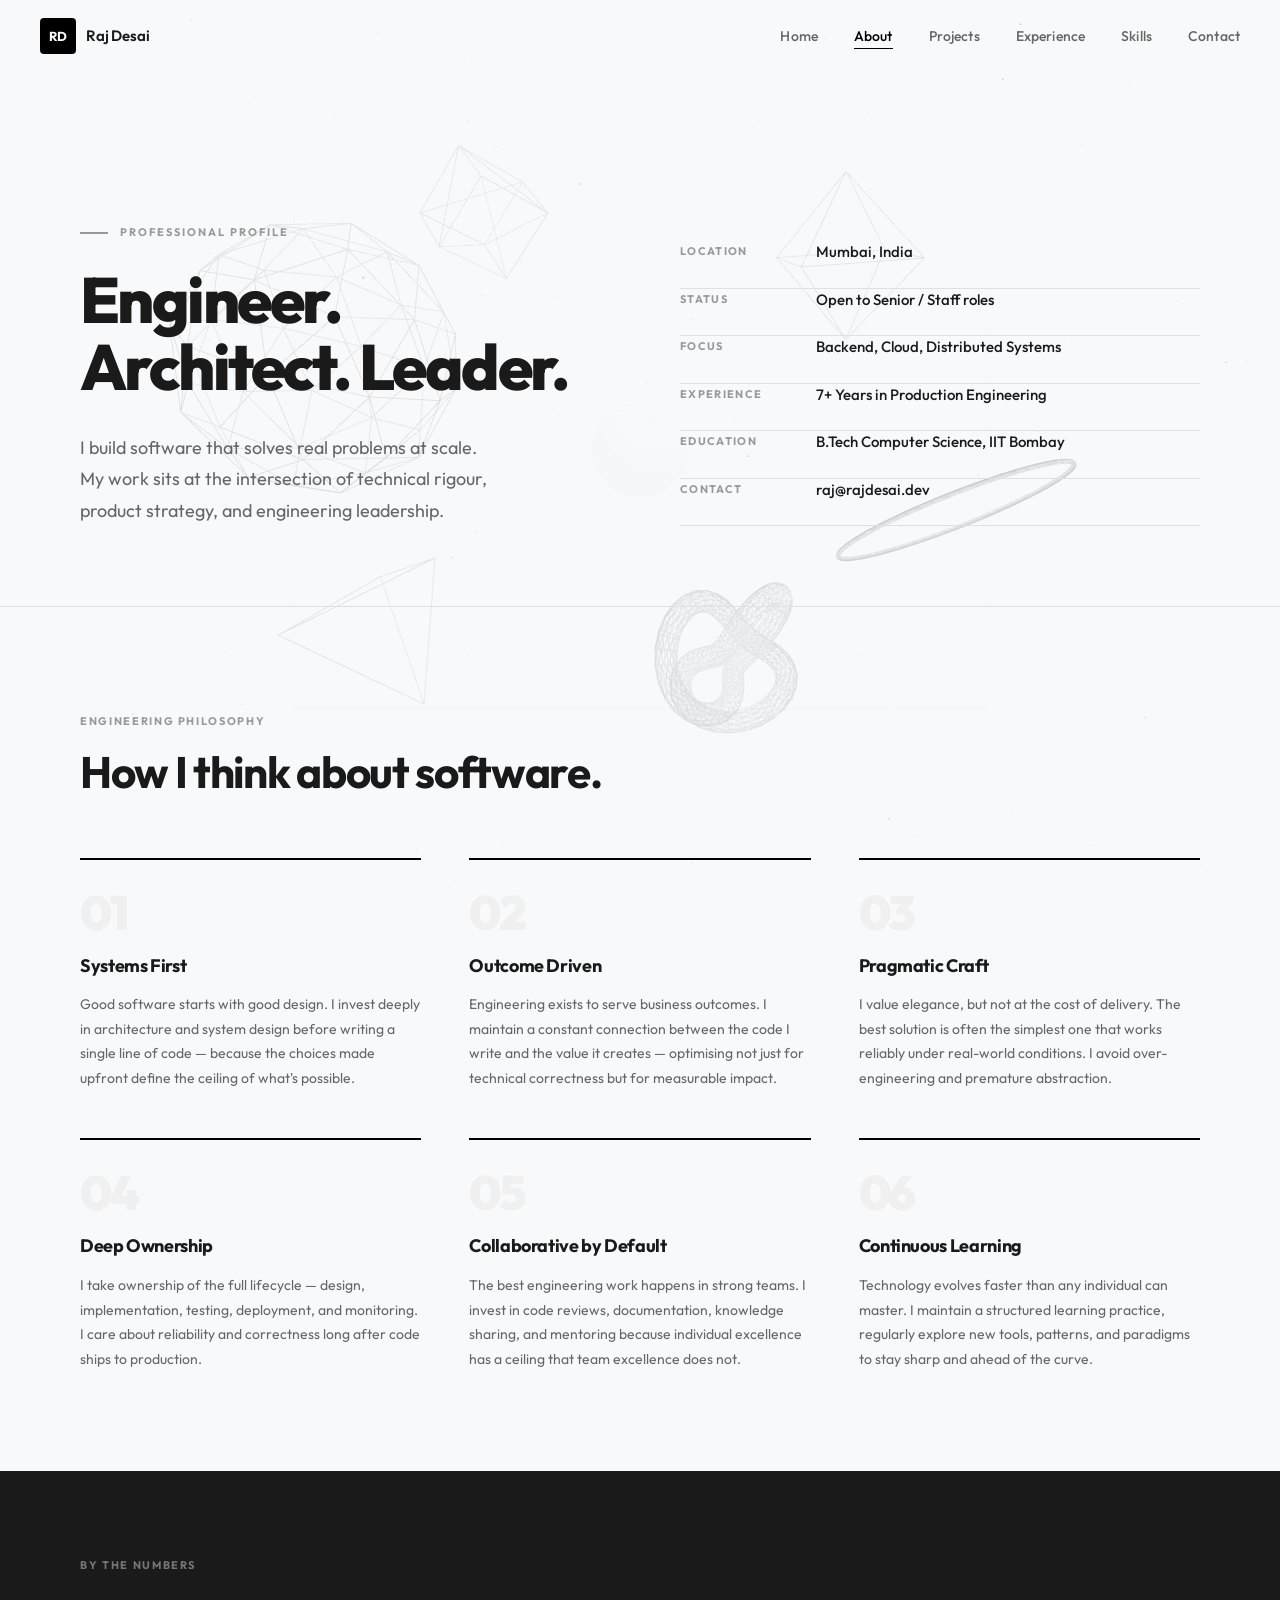
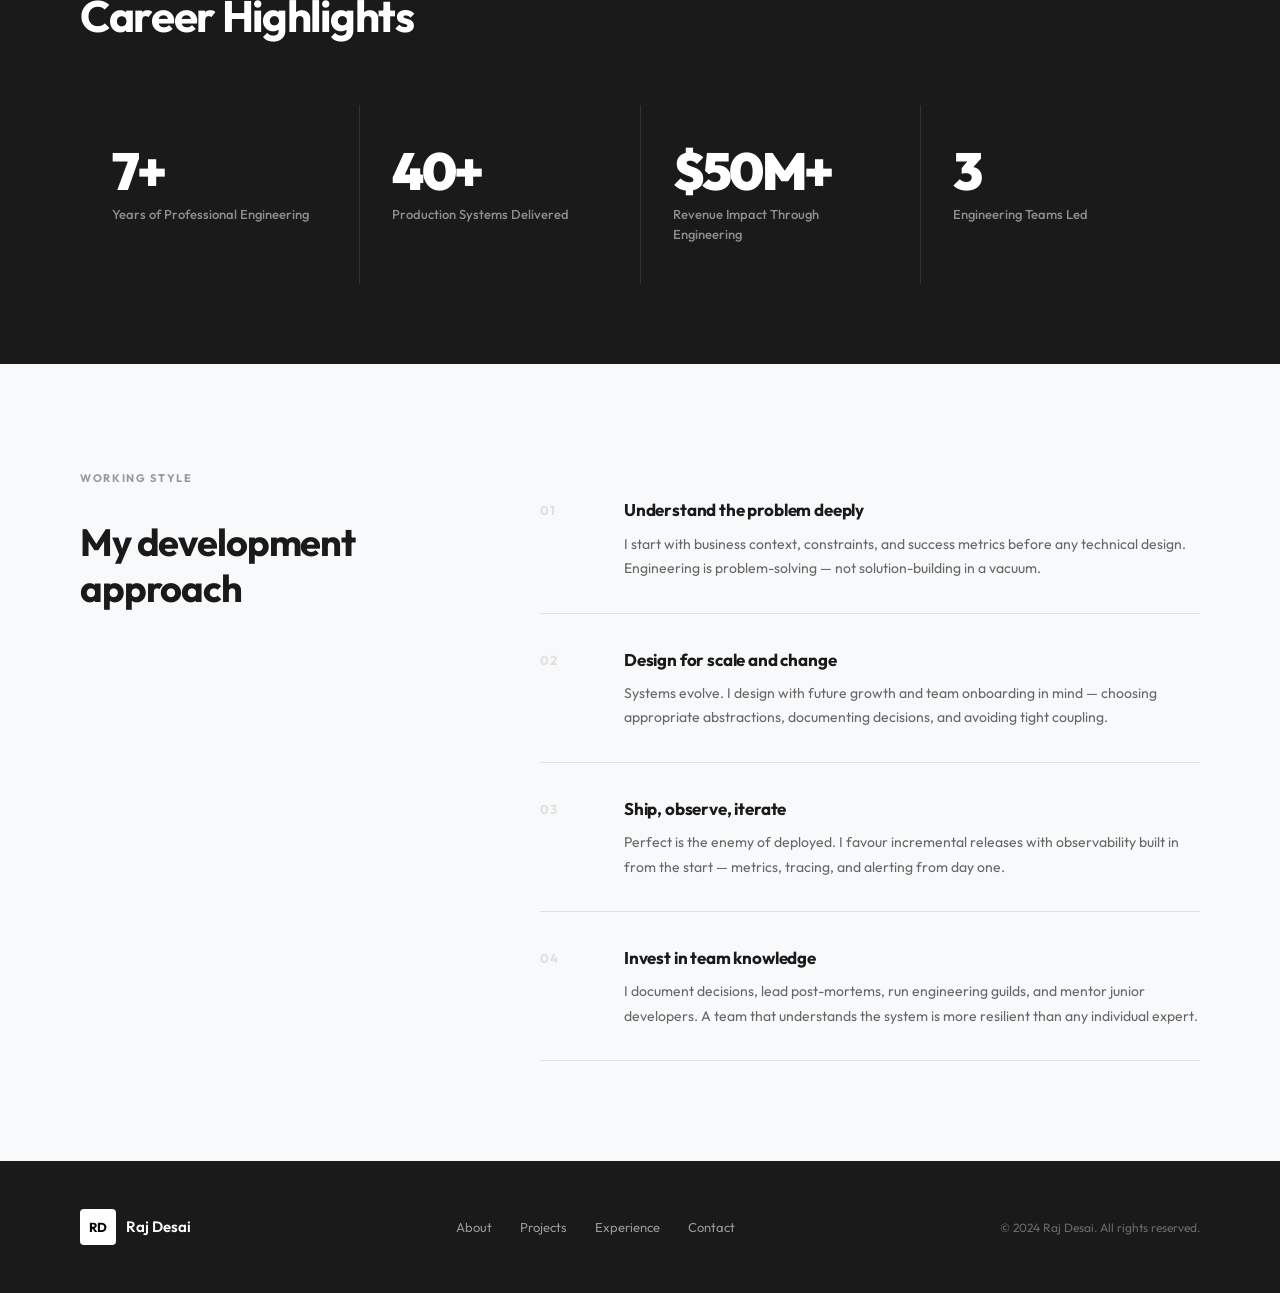
<file: v2/about.html>
<!DOCTYPE html>
<html lang="en">
<head>
  <meta charset="UTF-8" />
  <meta name="viewport" content="width=device-width, initial-scale=1.0" />
  <meta name="description" content="About Raj Desai — Senior Software Engineer. Engineering philosophy, career background, and professional mindset." />
  <title>About — Raj Desai</title>
  <link rel="stylesheet" href="css/global.css" />
  <link rel="stylesheet" href="css/about.css" />
</head>
<body class="page-about">

  <canvas id="bg-canvas"></canvas>

  <!-- Navigation -->
  <nav id="navbar">
    <div class="nav-inner">
      <a href="index.html" class="nav-logo">
        <span class="logo-rd">RD</span>
        <span class="logo-name">Raj Desai</span>
      </a>
      <button class="nav-toggle" id="nav-toggle" aria-label="Toggle menu">
        <span></span><span></span><span></span>
      </button>
      <ul class="nav-links" id="nav-links">
        <li><a href="index.html" class="nav-link" data-page="home">Home</a></li>
        <li><a href="about.html" class="nav-link active" data-page="about">About</a></li>
        <li><a href="projects.html" class="nav-link" data-page="projects">Projects</a></li>
        <li><a href="experience.html" class="nav-link" data-page="experience">Experience</a></li>
        <li><a href="skills.html" class="nav-link" data-page="skills">Skills</a></li>
        <li><a href="contact.html" class="nav-link" data-page="contact">Contact</a></li>
      </ul>
    </div>
  </nav>

  <!-- ABOUT HERO -->
  <section class="about-hero">
    <div class="container">
      <div class="about-hero-grid">
        <div class="about-hero-left" data-reveal>
          <div class="about-eyebrow">Professional Profile</div>
          <h1 class="about-headline">Engineer. Architect. Leader.</h1>
          <p class="about-tagline">
            I build software that solves real problems at scale. My work sits at the intersection of technical rigour, product strategy, and engineering leadership.
          </p>
        </div>
        <div class="about-hero-right" data-reveal>
          <div class="detail-row">
            <span class="detail-label">Location</span>
            <span class="detail-value">Mumbai, India</span>
          </div>
          <div class="detail-row">
            <span class="detail-label">Status</span>
            <span class="detail-value">Open to Senior / Staff roles</span>
          </div>
          <div class="detail-row">
            <span class="detail-label">Focus</span>
            <span class="detail-value">Backend, Cloud, Distributed Systems</span>
          </div>
          <div class="detail-row">
            <span class="detail-label">Experience</span>
            <span class="detail-value">7+ Years in Production Engineering</span>
          </div>
          <div class="detail-row">
            <span class="detail-label">Education</span>
            <span class="detail-value">B.Tech Computer Science, IIT Bombay</span>
          </div>
          <div class="detail-row">
            <span class="detail-label">Contact</span>
            <span class="detail-value">raj@rajdesai.dev</span>
          </div>
        </div>
      </div>
    </div>
  </section>

  <!-- VALUES / PHILOSOPHY -->
  <section class="about-values">
    <div class="container">
      <div class="section-header">
        <span class="section-tag">Engineering Philosophy</span>
        <h2 class="section-title">How I think about software.</h2>
      </div>
      <div class="values-grid">
        <div class="value-block" data-reveal>
          <div class="value-num">01</div>
          <h3 class="value-title">Systems First</h3>
          <p class="value-desc">Good software starts with good design. I invest deeply in architecture and system design before writing a single line of code — because the choices made upfront define the ceiling of what's possible.</p>
        </div>
        <div class="value-block" data-reveal data-reveal-delay="1">
          <div class="value-num">02</div>
          <h3 class="value-title">Outcome Driven</h3>
          <p class="value-desc">Engineering exists to serve business outcomes. I maintain a constant connection between the code I write and the value it creates — optimising not just for technical correctness but for measurable impact.</p>
        </div>
        <div class="value-block" data-reveal data-reveal-delay="2">
          <div class="value-num">03</div>
          <h3 class="value-title">Pragmatic Craft</h3>
          <p class="value-desc">I value elegance, but not at the cost of delivery. The best solution is often the simplest one that works reliably under real-world conditions. I avoid over-engineering and premature abstraction.</p>
        </div>
        <div class="value-block" data-reveal>
          <div class="value-num">04</div>
          <h3 class="value-title">Deep Ownership</h3>
          <p class="value-desc">I take ownership of the full lifecycle — design, implementation, testing, deployment, and monitoring. I care about reliability and correctness long after code ships to production.</p>
        </div>
        <div class="value-block" data-reveal data-reveal-delay="1">
          <div class="value-num">05</div>
          <h3 class="value-title">Collaborative by Default</h3>
          <p class="value-desc">The best engineering work happens in strong teams. I invest in code reviews, documentation, knowledge sharing, and mentoring because individual excellence has a ceiling that team excellence does not.</p>
        </div>
        <div class="value-block" data-reveal data-reveal-delay="2">
          <div class="value-num">06</div>
          <h3 class="value-title">Continuous Learning</h3>
          <p class="value-desc">Technology evolves faster than any individual can master. I maintain a structured learning practice, regularly explore new tools, patterns, and paradigms to stay sharp and ahead of the curve.</p>
        </div>
      </div>
    </div>
  </section>

  <!-- ACHIEVEMENTS -->
  <section class="about-achievements">
    <div class="container">
      <div class="achievements-header">
        <span class="section-tag">By the numbers</span>
        <h2 class="section-title">Career Highlights</h2>
      </div>
      <div class="achievements-grid">
        <div class="achievement-item" data-reveal>
          <div class="achievement-num">7+</div>
          <div class="achievement-label">Years of Professional Engineering</div>
        </div>
        <div class="achievement-item" data-reveal data-reveal-delay="1">
          <div class="achievement-num">40+</div>
          <div class="achievement-label">Production Systems Delivered</div>
        </div>
        <div class="achievement-item" data-reveal data-reveal-delay="2">
          <div class="achievement-num">$50M+</div>
          <div class="achievement-label">Revenue Impact Through Engineering</div>
        </div>
        <div class="achievement-item" data-reveal data-reveal-delay="3">
          <div class="achievement-num">3</div>
          <div class="achievement-label">Engineering Teams Led</div>
        </div>
      </div>
    </div>
  </section>

  <!-- APPROACH -->
  <section class="about-approach">
    <div class="container">
      <div class="approach-grid">
        <div class="approach-left" data-reveal>
          <span class="section-tag">Working Style</span>
          <h2>My development approach</h2>
        </div>
        <div class="approach-steps">
          <div class="approach-step" data-reveal>
            <span class="step-num">01</span>
            <div class="step-content">
              <h3>Understand the problem deeply</h3>
              <p>I start with business context, constraints, and success metrics before any technical design. Engineering is problem-solving — not solution-building in a vacuum.</p>
            </div>
          </div>
          <div class="approach-step" data-reveal>
            <span class="step-num">02</span>
            <div class="step-content">
              <h3>Design for scale and change</h3>
              <p>Systems evolve. I design with future growth and team onboarding in mind — choosing appropriate abstractions, documenting decisions, and avoiding tight coupling.</p>
            </div>
          </div>
          <div class="approach-step" data-reveal>
            <span class="step-num">03</span>
            <div class="step-content">
              <h3>Ship, observe, iterate</h3>
              <p>Perfect is the enemy of deployed. I favour incremental releases with observability built in from the start — metrics, tracing, and alerting from day one.</p>
            </div>
          </div>
          <div class="approach-step" data-reveal>
            <span class="step-num">04</span>
            <div class="step-content">
              <h3>Invest in team knowledge</h3>
              <p>I document decisions, lead post-mortems, run engineering guilds, and mentor junior developers. A team that understands the system is more resilient than any individual expert.</p>
            </div>
          </div>
        </div>
      </div>
    </div>
  </section>

  <!-- FOOTER -->
  <footer class="footer">
    <div class="container">
      <div class="footer-inner">
        <div class="footer-brand">
          <span class="logo-rd">RD</span>
          <span>Raj Desai</span>
        </div>
        <div class="footer-links">
          <a href="about.html">About</a>
          <a href="projects.html">Projects</a>
          <a href="experience.html">Experience</a>
          <a href="contact.html">Contact</a>
        </div>
        <div class="footer-copy">© 2024 Raj Desai. All rights reserved.</div>
      </div>
    </div>
  </footer>

  <script src="js/three.min.js"></script>
  <script src="js/scene.js"></script>
  <script src="js/main.js"></script>
</body>
</html>
</file>
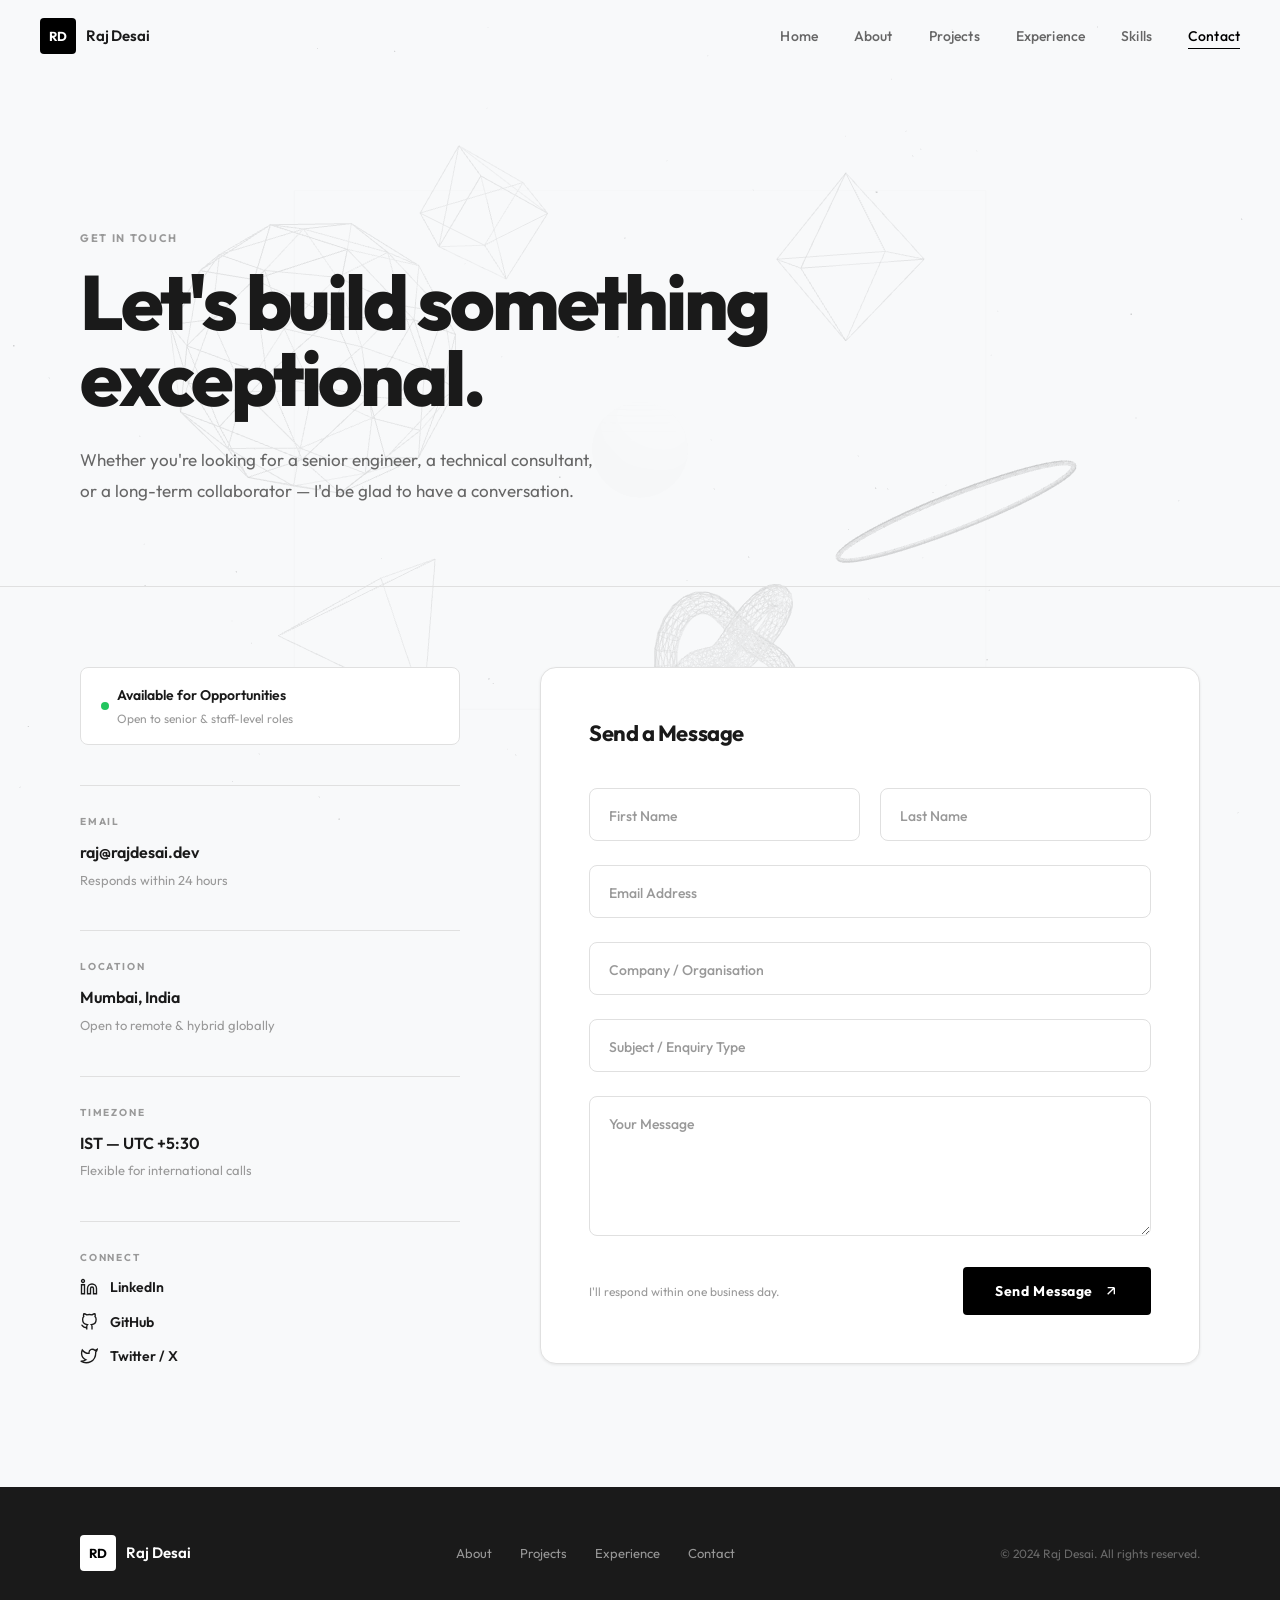
<file: v2/contact.html>
<!DOCTYPE html>
<html lang="en">
<head>
  <meta charset="UTF-8" />
  <meta name="viewport" content="width=device-width, initial-scale=1.0" />
  <meta name="description" content="Contact Raj Desai — Senior Software Engineer available for senior roles, consulting, and technical collaboration." />
  <title>Contact — Raj Desai</title>
  <link rel="stylesheet" href="css/global.css" />
  <link rel="stylesheet" href="css/contact.css" />
</head>
<body class="page-contact">

  <canvas id="bg-canvas"></canvas>

  <nav id="navbar">
    <div class="nav-inner">
      <a href="index.html" class="nav-logo">
        <span class="logo-rd">RD</span>
        <span class="logo-name">Raj Desai</span>
      </a>
      <button class="nav-toggle" id="nav-toggle" aria-label="Toggle menu">
        <span></span><span></span><span></span>
      </button>
      <ul class="nav-links" id="nav-links">
        <li><a href="index.html" class="nav-link">Home</a></li>
        <li><a href="about.html" class="nav-link">About</a></li>
        <li><a href="projects.html" class="nav-link">Projects</a></li>
        <li><a href="experience.html" class="nav-link">Experience</a></li>
        <li><a href="skills.html" class="nav-link">Skills</a></li>
        <li><a href="contact.html" class="nav-link active">Contact</a></li>
      </ul>
    </div>
  </nav>

  <!-- HERO -->
  <section class="contact-hero">
    <div class="container">
      <div data-reveal>
        <span class="section-tag">Get In Touch</span>
        <h1 class="contact-headline">Let's build something exceptional.</h1>
        <p class="contact-intro">Whether you're looking for a senior engineer, a technical consultant, or a long-term collaborator — I'd be glad to have a conversation.</p>
      </div>
    </div>
  </section>

  <!-- CONTACT MAIN -->
  <section class="contact-main">
    <div class="container">
      <div class="contact-grid">

        <!-- SIDEBAR -->
        <div class="contact-sidebar">

          <div class="availability-badge" data-reveal>
            <div class="avail-dot"></div>
            <div>
              <div class="avail-text">Available for Opportunities</div>
              <div class="avail-sub">Open to senior &amp; staff-level roles</div>
            </div>
          </div>

          <div class="contact-info-block" data-reveal>
            <div class="info-label">Email</div>
            <div class="info-value">
              <a href="mailto:raj@rajdesai.dev">raj@rajdesai.dev</a>
            </div>
            <div class="info-note">Responds within 24 hours</div>
          </div>

          <div class="contact-info-block" data-reveal>
            <div class="info-label">Location</div>
            <div class="info-value">Mumbai, India</div>
            <div class="info-note">Open to remote &amp; hybrid globally</div>
          </div>

          <div class="contact-info-block" data-reveal>
            <div class="info-label">Timezone</div>
            <div class="info-value">IST — UTC +5:30</div>
            <div class="info-note">Flexible for international calls</div>
          </div>

          <div class="contact-info-block" data-reveal>
            <div class="info-label">Connect</div>
            <div class="social-links">
              <a href="https://linkedin.com" target="_blank" rel="noopener" class="social-link">
                <svg viewBox="0 0 24 24" fill="none" stroke="currentColor" stroke-width="1.8">
                  <path d="M16 8a6 6 0 016 6v7h-4v-7a2 2 0 00-2-2 2 2 0 00-2 2v7h-4v-7a6 6 0 016-6zM2 9h4v12H2z"/>
                  <circle cx="4" cy="4" r="2"/>
                </svg>
                LinkedIn
              </a>
              <a href="https://github.com" target="_blank" rel="noopener" class="social-link">
                <svg viewBox="0 0 24 24" fill="none" stroke="currentColor" stroke-width="1.8">
                  <path d="M9 19c-5 1.5-5-2.5-7-3m14 6v-3.87a3.37 3.37 0 00-.94-2.61c3.14-.35 6.44-1.54 6.44-7A5.44 5.44 0 0020 4.77 5.07 5.07 0 0019.91 1S18.73.65 16 2.48a13.38 13.38 0 00-7 0C6.27.65 5.09 1 5.09 1A5.07 5.07 0 005 4.77a5.44 5.44 0 00-1.5 3.78c0 5.42 3.3 6.61 6.44 7A3.37 3.37 0 009 18.13V22"/>
                </svg>
                GitHub
              </a>
              <a href="https://twitter.com" target="_blank" rel="noopener" class="social-link">
                <svg viewBox="0 0 24 24" fill="none" stroke="currentColor" stroke-width="1.8">
                  <path d="M23 3a10.9 10.9 0 01-3.14 1.53 4.48 4.48 0 00-7.86 3v1A10.66 10.66 0 013 4s-4 9 5 13a11.64 11.64 0 01-7 2c9 5 20 0 20-11.5a4.5 4.5 0 00-.08-.83A7.72 7.72 0 0023 3z"/>
                </svg>
                Twitter / X
              </a>
            </div>
          </div>

        </div>

        <!-- FORM -->
        <div class="contact-form-wrap" data-reveal>
          <div class="form-title">Send a Message</div>

          <div class="contact-form" id="contact-form">
            <div class="form-row">
              <div class="form-field">
                <input type="text" id="fname" name="fname" placeholder="First Name" autocomplete="given-name" required />
                <label for="fname">First Name</label>
              </div>
              <div class="form-field">
                <input type="text" id="lname" name="lname" placeholder="Last Name" autocomplete="family-name" required />
                <label for="lname">Last Name</label>
              </div>
            </div>

            <div class="form-field">
              <input type="email" id="email" name="email" placeholder="Email Address" autocomplete="email" required />
              <label for="email">Email Address</label>
            </div>

            <div class="form-field">
              <input type="text" id="company" name="company" placeholder="Company / Organisation" />
              <label for="company">Company / Organisation</label>
            </div>

            <div class="form-field">
              <select id="subject" name="subject" required>
                <option value="" disabled selected hidden></option>
                <option value="full-time">Full-time Opportunity</option>
                <option value="contract">Contract / Consulting</option>
                <option value="collaboration">Technical Collaboration</option>
                <option value="speaking">Speaking / Advisory</option>
                <option value="other">Other</option>
              </select>
              <label for="subject">Subject / Enquiry Type</label>
            </div>

            <div class="form-field">
              <textarea id="message" name="message" placeholder="Message" rows="5" required></textarea>
              <label for="message">Your Message</label>
            </div>

            <div class="form-submit">
              <span class="form-note">I'll respond within one business day.</span>
              <button type="submit" class="btn-submit" id="submit-btn">
                Send Message
                <svg viewBox="0 0 24 24" fill="none" stroke="currentColor" stroke-width="2">
                  <path d="M7 17L17 7M17 7H7M17 7v10"/>
                </svg>
              </button>
            </div>
          </div>

          <!-- Success State -->
          <div class="form-success" id="form-success">
            <div class="success-icon">
              <svg viewBox="0 0 24 24" fill="none" stroke="currentColor" stroke-width="2.5">
                <polyline points="20 6 9 17 4 12"/>
              </svg>
            </div>
            <div class="success-title">Message received.</div>
            <p class="success-text">Thank you for reaching out. I'll be in touch within one business day.</p>
          </div>
        </div>

      </div>
    </div>
  </section>

  <!-- FOOTER -->
  <footer class="footer">
    <div class="container">
      <div class="footer-inner">
        <div class="footer-brand"><span class="logo-rd">RD</span><span>Raj Desai</span></div>
        <div class="footer-links">
          <a href="about.html">About</a>
          <a href="projects.html">Projects</a>
          <a href="experience.html">Experience</a>
          <a href="contact.html">Contact</a>
        </div>
        <div class="footer-copy">© 2024 Raj Desai. All rights reserved.</div>
      </div>
    </div>
  </footer>

  <script src="js/three.min.js"></script>
  <script src="js/scene.js"></script>
  <script src="js/main.js"></script>
</body>
</html>
</file>
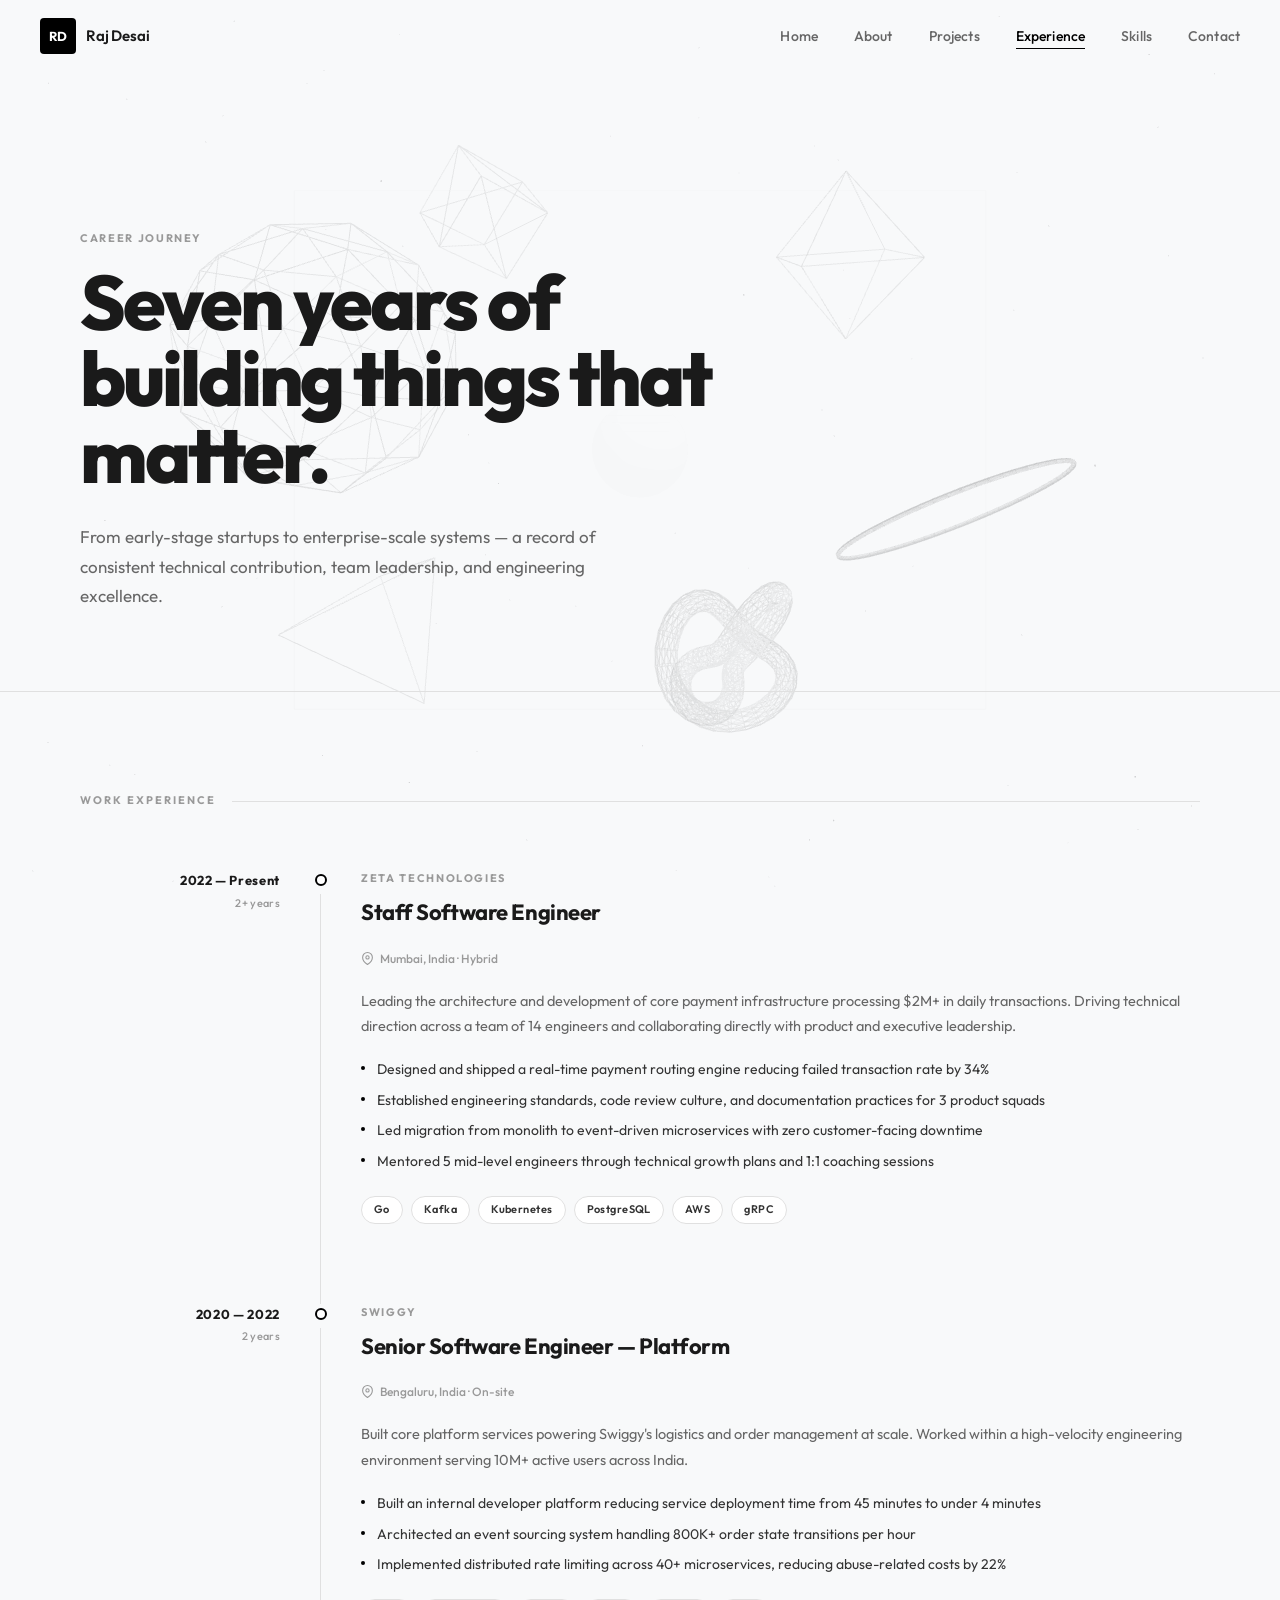
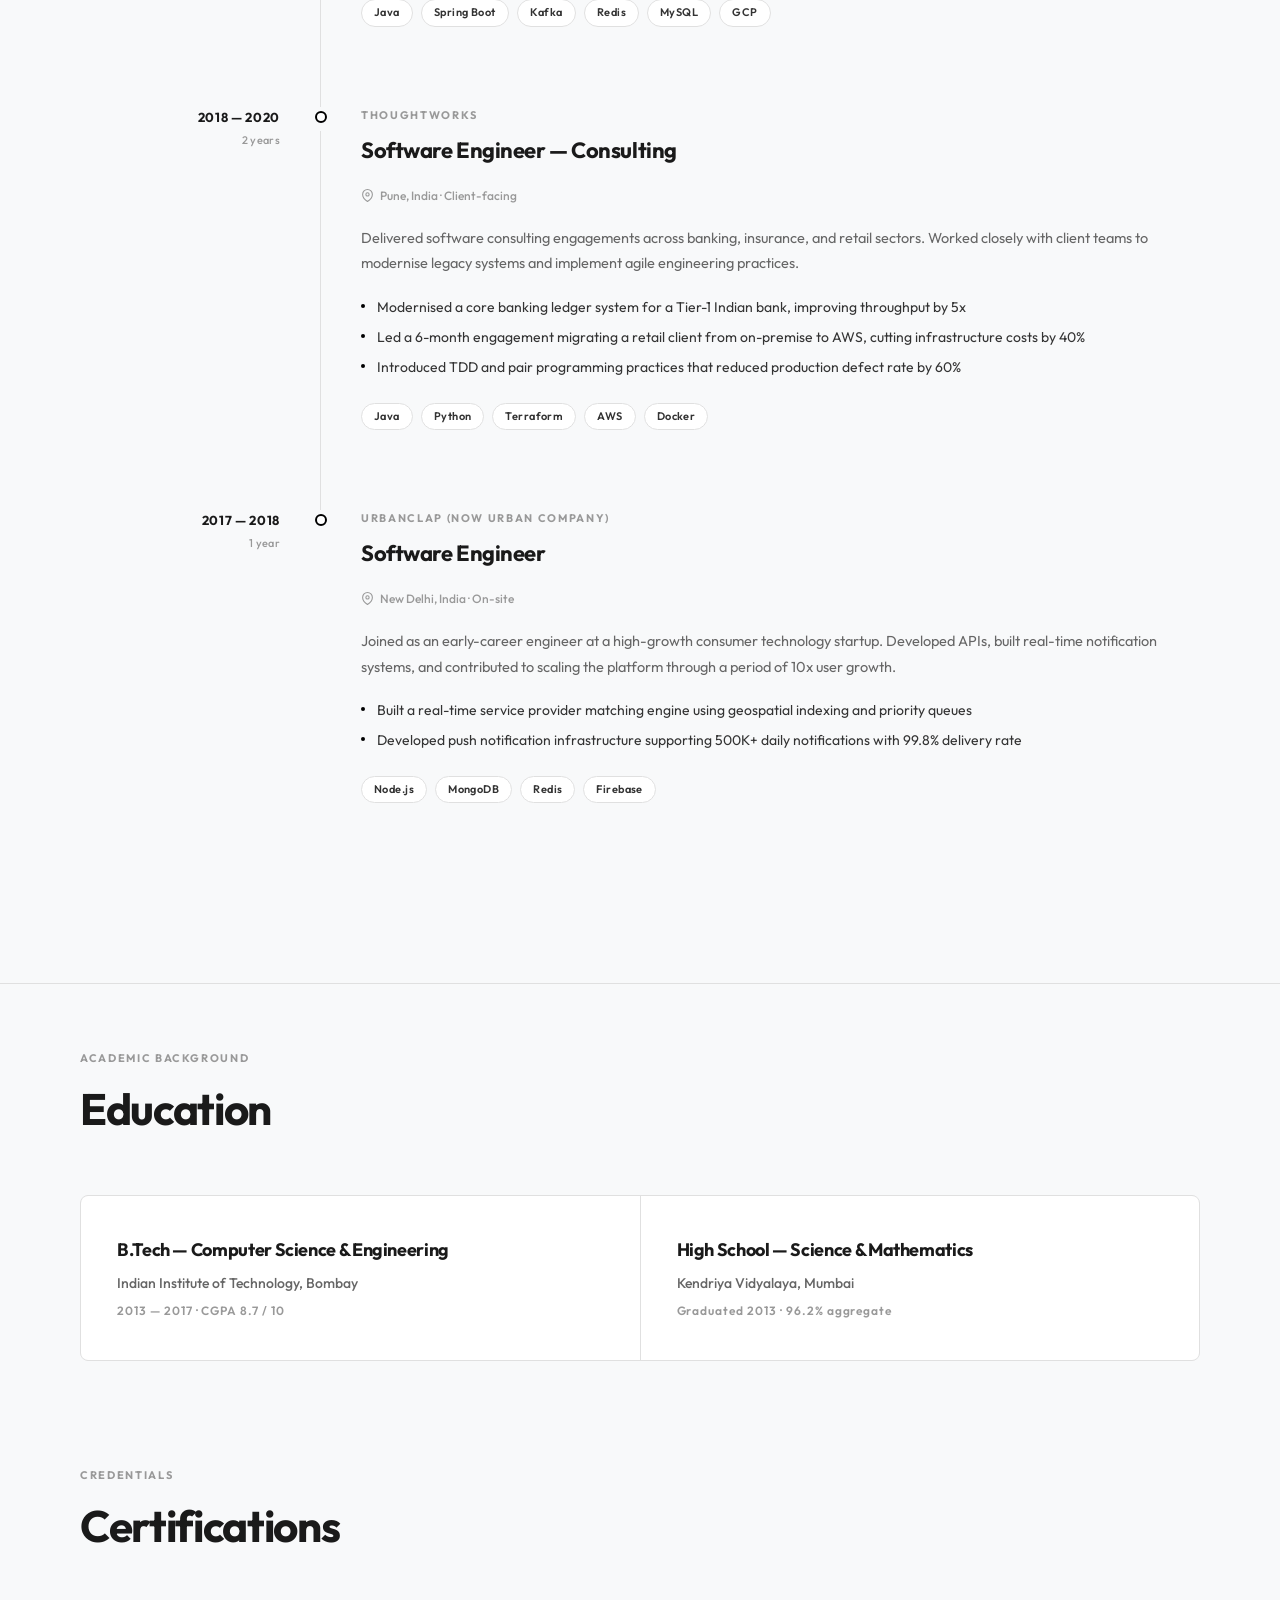
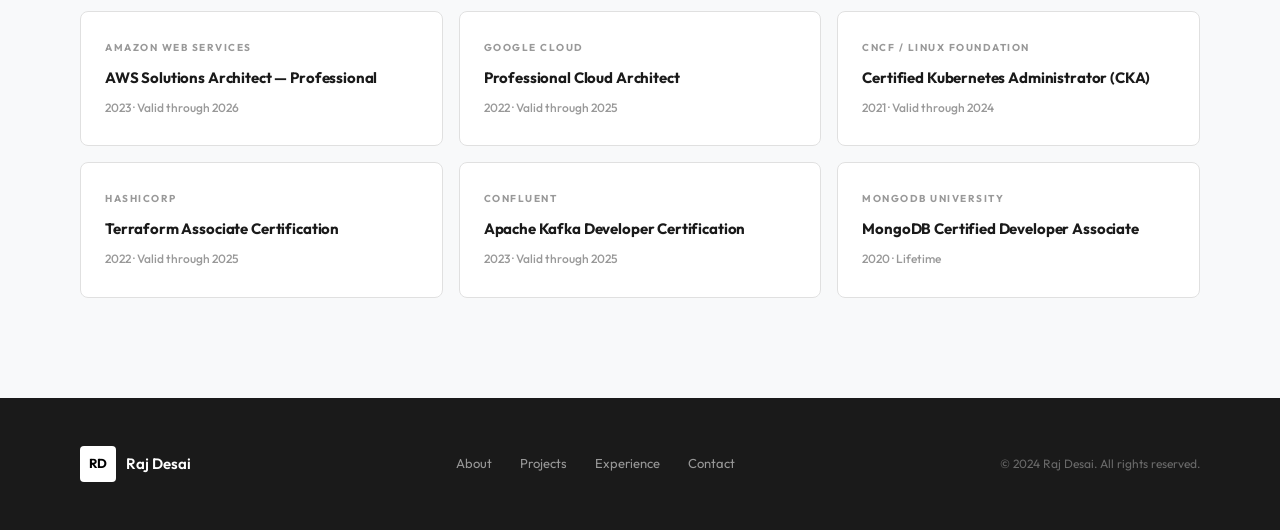
<file: v2/experience.html>
<!DOCTYPE html>
<html lang="en">
<head>
  <meta charset="UTF-8" />
  <meta name="viewport" content="width=device-width, initial-scale=1.0" />
  <meta name="description" content="Raj Desai's career experience — Software engineering roles, leadership positions, and technical milestones." />
  <title>Experience — Raj Desai</title>
  <link rel="stylesheet" href="css/global.css" />
  <link rel="stylesheet" href="css/experience.css" />
</head>
<body class="page-experience">

  <canvas id="bg-canvas"></canvas>

  <nav id="navbar">
    <div class="nav-inner">
      <a href="index.html" class="nav-logo">
        <span class="logo-rd">RD</span>
        <span class="logo-name">Raj Desai</span>
      </a>
      <button class="nav-toggle" id="nav-toggle" aria-label="Toggle menu">
        <span></span><span></span><span></span>
      </button>
      <ul class="nav-links" id="nav-links">
        <li><a href="index.html" class="nav-link">Home</a></li>
        <li><a href="about.html" class="nav-link">About</a></li>
        <li><a href="projects.html" class="nav-link">Projects</a></li>
        <li><a href="experience.html" class="nav-link active">Experience</a></li>
        <li><a href="skills.html" class="nav-link">Skills</a></li>
        <li><a href="contact.html" class="nav-link">Contact</a></li>
      </ul>
    </div>
  </nav>

  <!-- HERO -->
  <section class="experience-hero">
    <div class="container">
      <div data-reveal>
        <span class="section-tag">Career Journey</span>
        <h1 class="exp-headline">Seven years of building things that matter.</h1>
        <p class="exp-subtext">From early-stage startups to enterprise-scale systems — a record of consistent technical contribution, team leadership, and engineering excellence.</p>
      </div>
    </div>
  </section>

  <!-- WORK TIMELINE -->
  <section class="timeline-section">
    <div class="container">
      <div class="timeline-label">Work Experience</div>
      <div class="timeline">

        <!-- Entry 1 -->
        <div class="timeline-entry" data-reveal>
          <div class="timeline-date">
            <div class="timeline-year">2022 — Present</div>
            <div class="timeline-duration">2+ years</div>
          </div>
          <div class="timeline-connector">
            <div class="timeline-dot"></div>
            <div class="timeline-line"></div>
          </div>
          <div class="timeline-content">
            <div class="timeline-company">Zeta Technologies</div>
            <h2 class="timeline-role">Staff Software Engineer</h2>
            <div class="timeline-location">
              <svg viewBox="0 0 24 24" fill="none" stroke="currentColor" stroke-width="2"><path d="M21 10c0 7-9 13-9 13s-9-6-9-13a9 9 0 0118 0z"/><circle cx="12" cy="10" r="3"/></svg>
              Mumbai, India · Hybrid
            </div>
            <p class="timeline-body">Leading the architecture and development of core payment infrastructure processing $2M+ in daily transactions. Driving technical direction across a team of 14 engineers and collaborating directly with product and executive leadership.</p>
            <div class="timeline-bullets">
              <div class="timeline-bullet">Designed and shipped a real-time payment routing engine reducing failed transaction rate by 34%</div>
              <div class="timeline-bullet">Established engineering standards, code review culture, and documentation practices for 3 product squads</div>
              <div class="timeline-bullet">Led migration from monolith to event-driven microservices with zero customer-facing downtime</div>
              <div class="timeline-bullet">Mentored 5 mid-level engineers through technical growth plans and 1:1 coaching sessions</div>
            </div>
            <div class="timeline-tags">
              <span class="tl-tag">Go</span>
              <span class="tl-tag">Kafka</span>
              <span class="tl-tag">Kubernetes</span>
              <span class="tl-tag">PostgreSQL</span>
              <span class="tl-tag">AWS</span>
              <span class="tl-tag">gRPC</span>
            </div>
          </div>
        </div>

        <!-- Entry 2 -->
        <div class="timeline-entry" data-reveal>
          <div class="timeline-date">
            <div class="timeline-year">2020 — 2022</div>
            <div class="timeline-duration">2 years</div>
          </div>
          <div class="timeline-connector">
            <div class="timeline-dot"></div>
            <div class="timeline-line"></div>
          </div>
          <div class="timeline-content">
            <div class="timeline-company">Swiggy</div>
            <h2 class="timeline-role">Senior Software Engineer — Platform</h2>
            <div class="timeline-location">
              <svg viewBox="0 0 24 24" fill="none" stroke="currentColor" stroke-width="2"><path d="M21 10c0 7-9 13-9 13s-9-6-9-13a9 9 0 0118 0z"/><circle cx="12" cy="10" r="3"/></svg>
              Bengaluru, India · On-site
            </div>
            <p class="timeline-body">Built core platform services powering Swiggy's logistics and order management at scale. Worked within a high-velocity engineering environment serving 10M+ active users across India.</p>
            <div class="timeline-bullets">
              <div class="timeline-bullet">Built an internal developer platform reducing service deployment time from 45 minutes to under 4 minutes</div>
              <div class="timeline-bullet">Architected an event sourcing system handling 800K+ order state transitions per hour</div>
              <div class="timeline-bullet">Implemented distributed rate limiting across 40+ microservices, reducing abuse-related costs by 22%</div>
            </div>
            <div class="timeline-tags">
              <span class="tl-tag">Java</span>
              <span class="tl-tag">Spring Boot</span>
              <span class="tl-tag">Kafka</span>
              <span class="tl-tag">Redis</span>
              <span class="tl-tag">MySQL</span>
              <span class="tl-tag">GCP</span>
            </div>
          </div>
        </div>

        <!-- Entry 3 -->
        <div class="timeline-entry" data-reveal>
          <div class="timeline-date">
            <div class="timeline-year">2018 — 2020</div>
            <div class="timeline-duration">2 years</div>
          </div>
          <div class="timeline-connector">
            <div class="timeline-dot"></div>
            <div class="timeline-line"></div>
          </div>
          <div class="timeline-content">
            <div class="timeline-company">ThoughtWorks</div>
            <h2 class="timeline-role">Software Engineer — Consulting</h2>
            <div class="timeline-location">
              <svg viewBox="0 0 24 24" fill="none" stroke="currentColor" stroke-width="2"><path d="M21 10c0 7-9 13-9 13s-9-6-9-13a9 9 0 0118 0z"/><circle cx="12" cy="10" r="3"/></svg>
              Pune, India · Client-facing
            </div>
            <p class="timeline-body">Delivered software consulting engagements across banking, insurance, and retail sectors. Worked closely with client teams to modernise legacy systems and implement agile engineering practices.</p>
            <div class="timeline-bullets">
              <div class="timeline-bullet">Modernised a core banking ledger system for a Tier-1 Indian bank, improving throughput by 5x</div>
              <div class="timeline-bullet">Led a 6-month engagement migrating a retail client from on-premise to AWS, cutting infrastructure costs by 40%</div>
              <div class="timeline-bullet">Introduced TDD and pair programming practices that reduced production defect rate by 60%</div>
            </div>
            <div class="timeline-tags">
              <span class="tl-tag">Java</span>
              <span class="tl-tag">Python</span>
              <span class="tl-tag">Terraform</span>
              <span class="tl-tag">AWS</span>
              <span class="tl-tag">Docker</span>
            </div>
          </div>
        </div>

        <!-- Entry 4 -->
        <div class="timeline-entry" data-reveal>
          <div class="timeline-date">
            <div class="timeline-year">2017 — 2018</div>
            <div class="timeline-duration">1 year</div>
          </div>
          <div class="timeline-connector">
            <div class="timeline-dot"></div>
            <div class="timeline-line"></div>
          </div>
          <div class="timeline-content">
            <div class="timeline-company">UrbanClap (now Urban Company)</div>
            <h2 class="timeline-role">Software Engineer</h2>
            <div class="timeline-location">
              <svg viewBox="0 0 24 24" fill="none" stroke="currentColor" stroke-width="2"><path d="M21 10c0 7-9 13-9 13s-9-6-9-13a9 9 0 0118 0z"/><circle cx="12" cy="10" r="3"/></svg>
              New Delhi, India · On-site
            </div>
            <p class="timeline-body">Joined as an early-career engineer at a high-growth consumer technology startup. Developed APIs, built real-time notification systems, and contributed to scaling the platform through a period of 10x user growth.</p>
            <div class="timeline-bullets">
              <div class="timeline-bullet">Built a real-time service provider matching engine using geospatial indexing and priority queues</div>
              <div class="timeline-bullet">Developed push notification infrastructure supporting 500K+ daily notifications with 99.8% delivery rate</div>
            </div>
            <div class="timeline-tags">
              <span class="tl-tag">Node.js</span>
              <span class="tl-tag">MongoDB</span>
              <span class="tl-tag">Redis</span>
              <span class="tl-tag">Firebase</span>
            </div>
          </div>
        </div>

      </div>
    </div>
  </section>

  <!-- EDUCATION -->
  <section class="education-section">
    <div class="container">
      <div class="section-header" data-reveal>
        <span class="section-tag">Academic Background</span>
        <h2 class="section-title">Education</h2>
      </div>
      <div class="edu-grid">
        <div class="edu-card" data-reveal>
          <div class="edu-degree">B.Tech — Computer Science &amp; Engineering</div>
          <div class="edu-school">Indian Institute of Technology, Bombay</div>
          <div class="edu-year">2013 — 2017 · CGPA 8.7 / 10</div>
        </div>
        <div class="edu-card" data-reveal>
          <div class="edu-degree">High School — Science &amp; Mathematics</div>
          <div class="edu-school">Kendriya Vidyalaya, Mumbai</div>
          <div class="edu-year">Graduated 2013 · 96.2% aggregate</div>
        </div>
      </div>
    </div>
  </section>

  <!-- CERTIFICATIONS -->
  <section class="certs-section">
    <div class="container">
      <div class="section-header" data-reveal>
        <span class="section-tag">Credentials</span>
        <h2 class="section-title">Certifications</h2>
      </div>
      <div class="certs-grid">
        <div class="cert-card" data-reveal>
          <div class="cert-issuer">Amazon Web Services</div>
          <div class="cert-name">AWS Solutions Architect — Professional</div>
          <div class="cert-year">2023 · Valid through 2026</div>
        </div>
        <div class="cert-card" data-reveal data-reveal-delay="1">
          <div class="cert-issuer">Google Cloud</div>
          <div class="cert-name">Professional Cloud Architect</div>
          <div class="cert-year">2022 · Valid through 2025</div>
        </div>
        <div class="cert-card" data-reveal data-reveal-delay="2">
          <div class="cert-issuer">CNCF / Linux Foundation</div>
          <div class="cert-name">Certified Kubernetes Administrator (CKA)</div>
          <div class="cert-year">2021 · Valid through 2024</div>
        </div>
        <div class="cert-card" data-reveal>
          <div class="cert-issuer">HashiCorp</div>
          <div class="cert-name">Terraform Associate Certification</div>
          <div class="cert-year">2022 · Valid through 2025</div>
        </div>
        <div class="cert-card" data-reveal data-reveal-delay="1">
          <div class="cert-issuer">Confluent</div>
          <div class="cert-name">Apache Kafka Developer Certification</div>
          <div class="cert-year">2023 · Valid through 2025</div>
        </div>
        <div class="cert-card" data-reveal data-reveal-delay="2">
          <div class="cert-issuer">MongoDB University</div>
          <div class="cert-name">MongoDB Certified Developer Associate</div>
          <div class="cert-year">2020 · Lifetime</div>
        </div>
      </div>
    </div>
  </section>

  <!-- FOOTER -->
  <footer class="footer">
    <div class="container">
      <div class="footer-inner">
        <div class="footer-brand"><span class="logo-rd">RD</span><span>Raj Desai</span></div>
        <div class="footer-links">
          <a href="about.html">About</a>
          <a href="projects.html">Projects</a>
          <a href="experience.html">Experience</a>
          <a href="contact.html">Contact</a>
        </div>
        <div class="footer-copy">© 2024 Raj Desai. All rights reserved.</div>
      </div>
    </div>
  </footer>

  <script src="js/three.min.js"></script>
  <script src="js/scene.js"></script>
  <script src="js/main.js"></script>
</body>
</html>
</file>
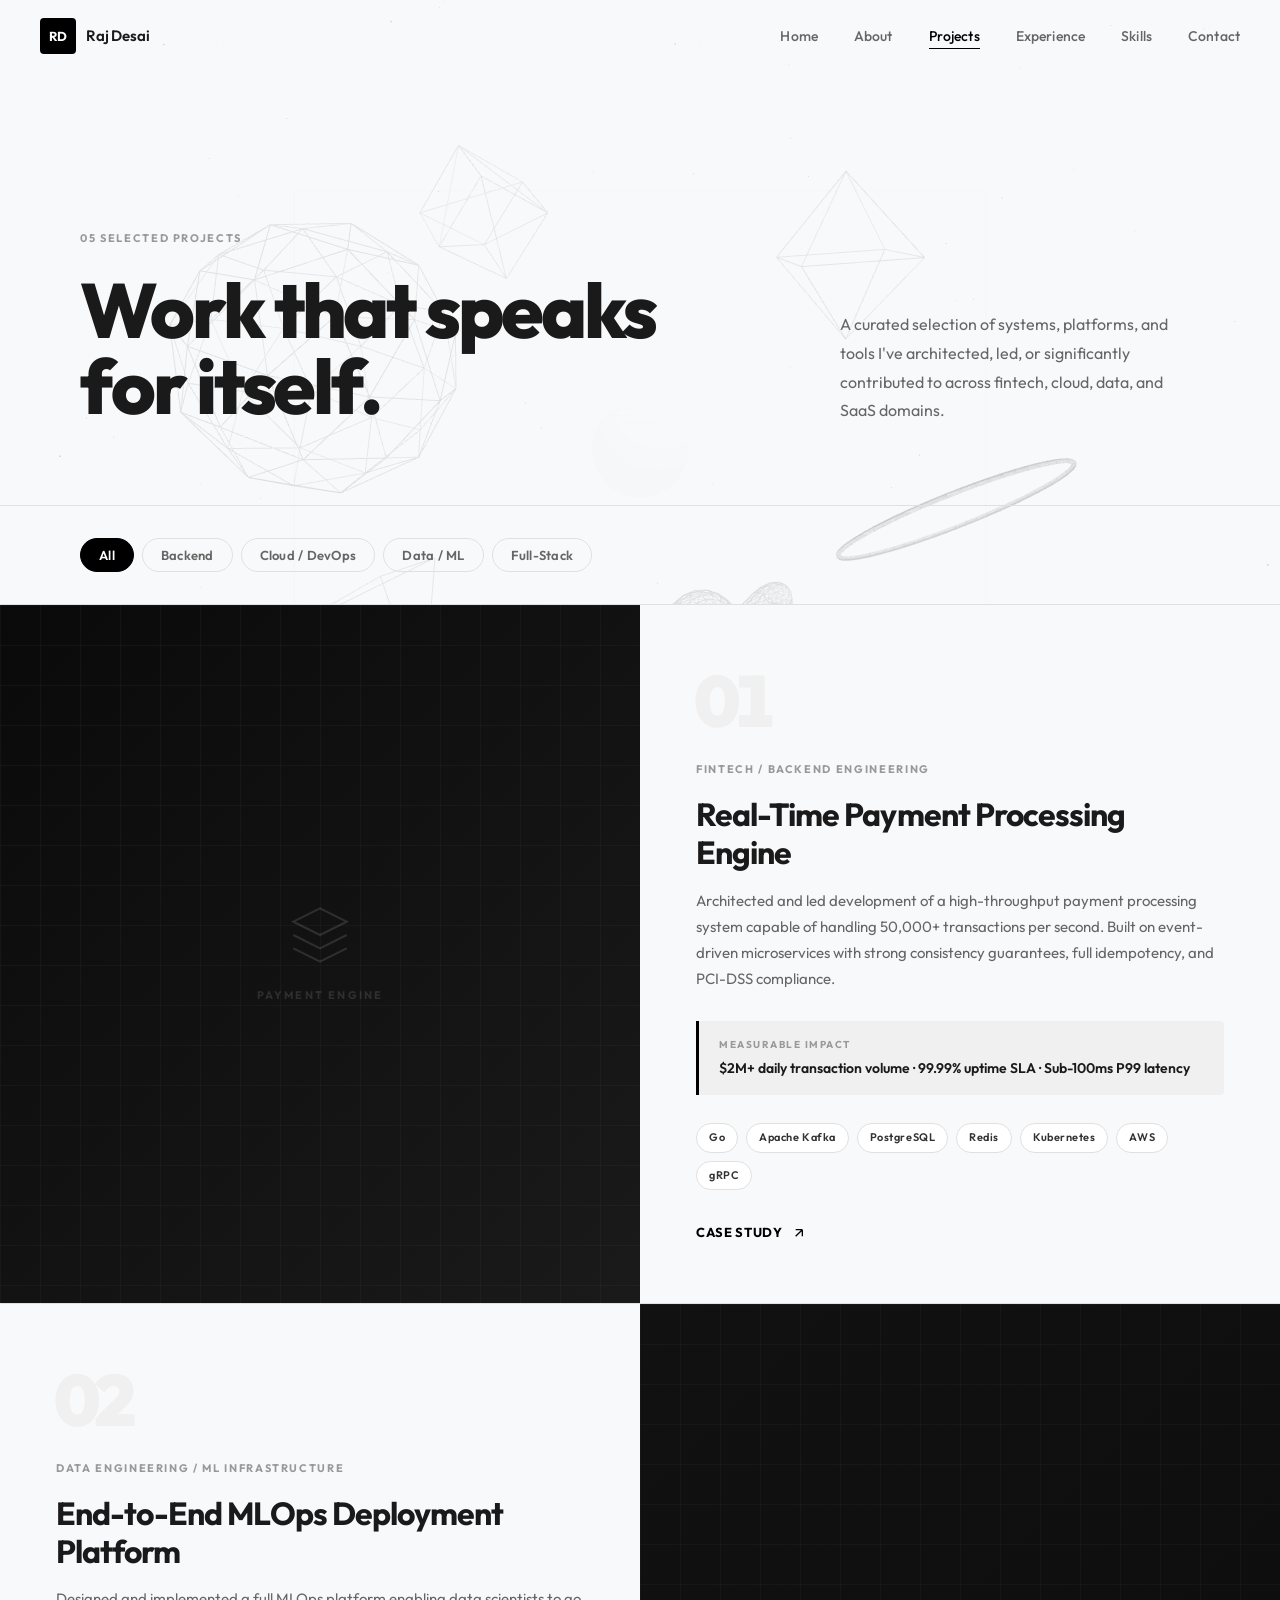
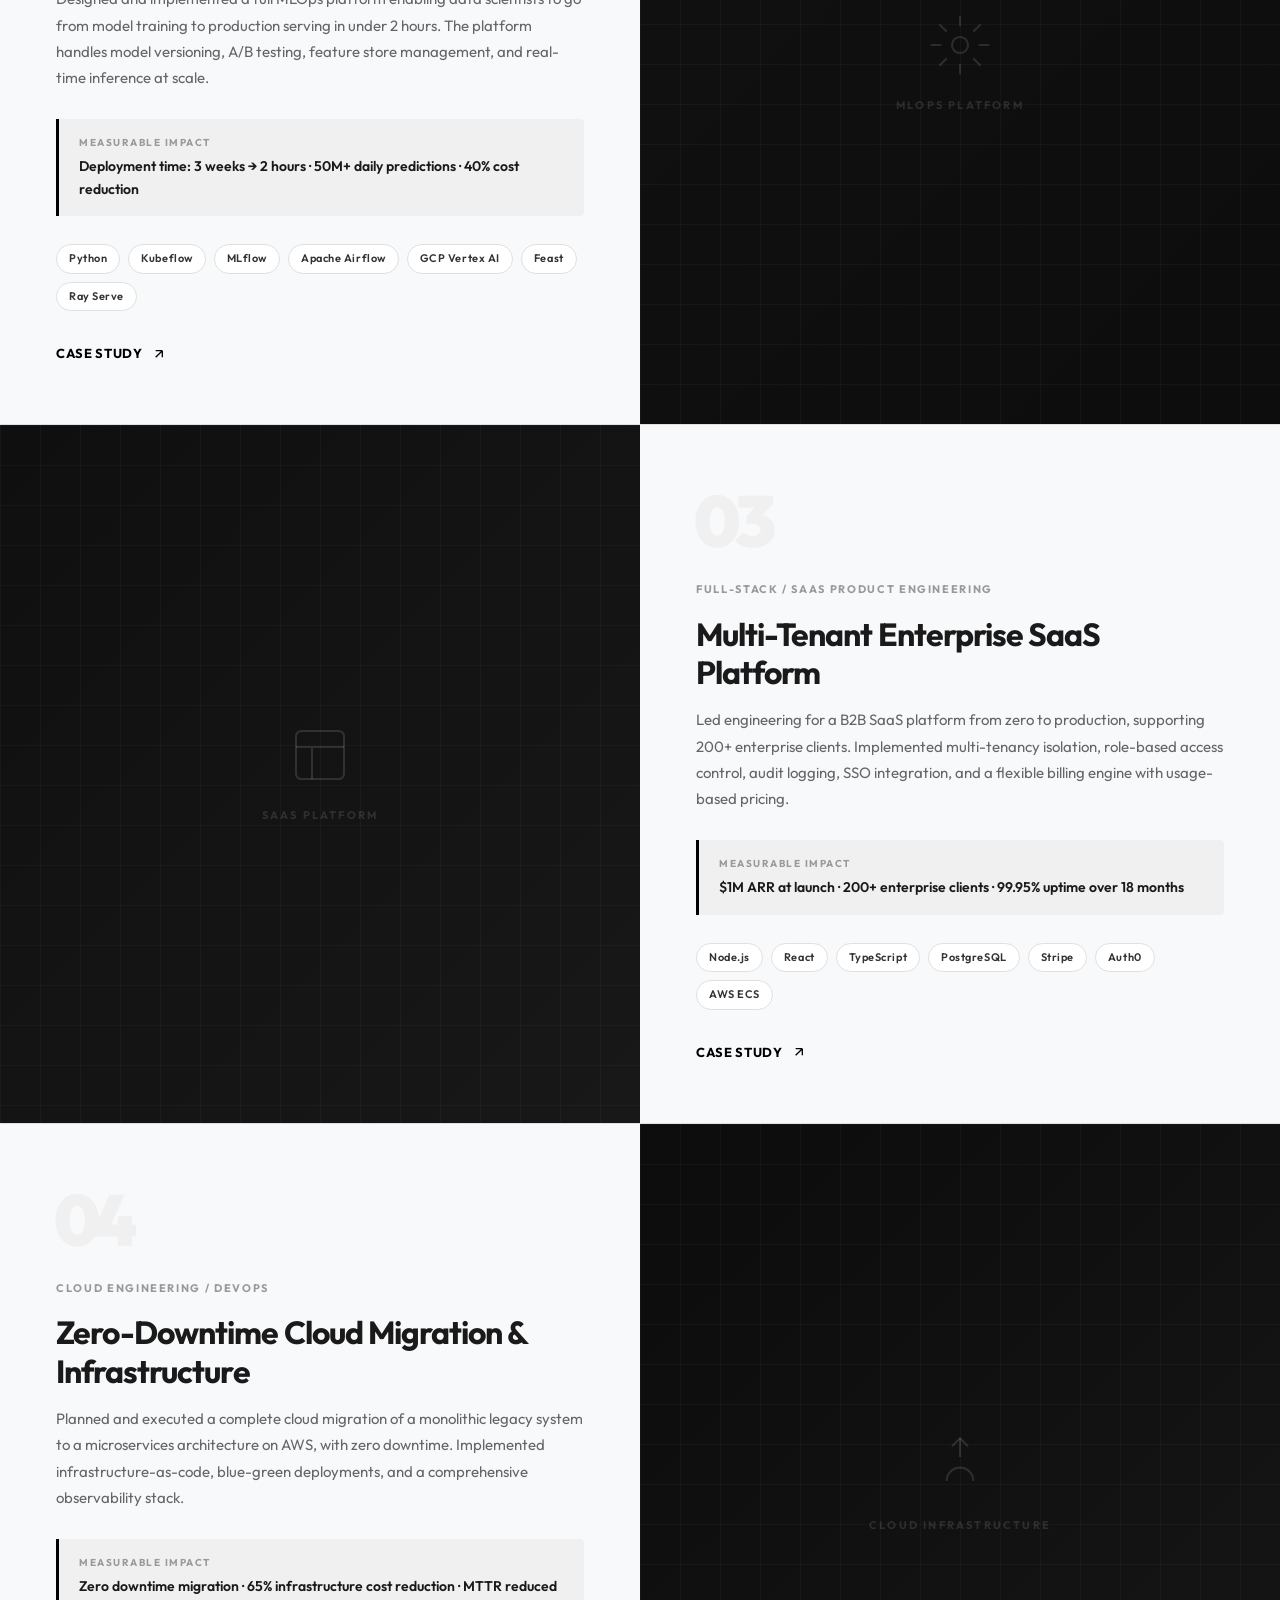
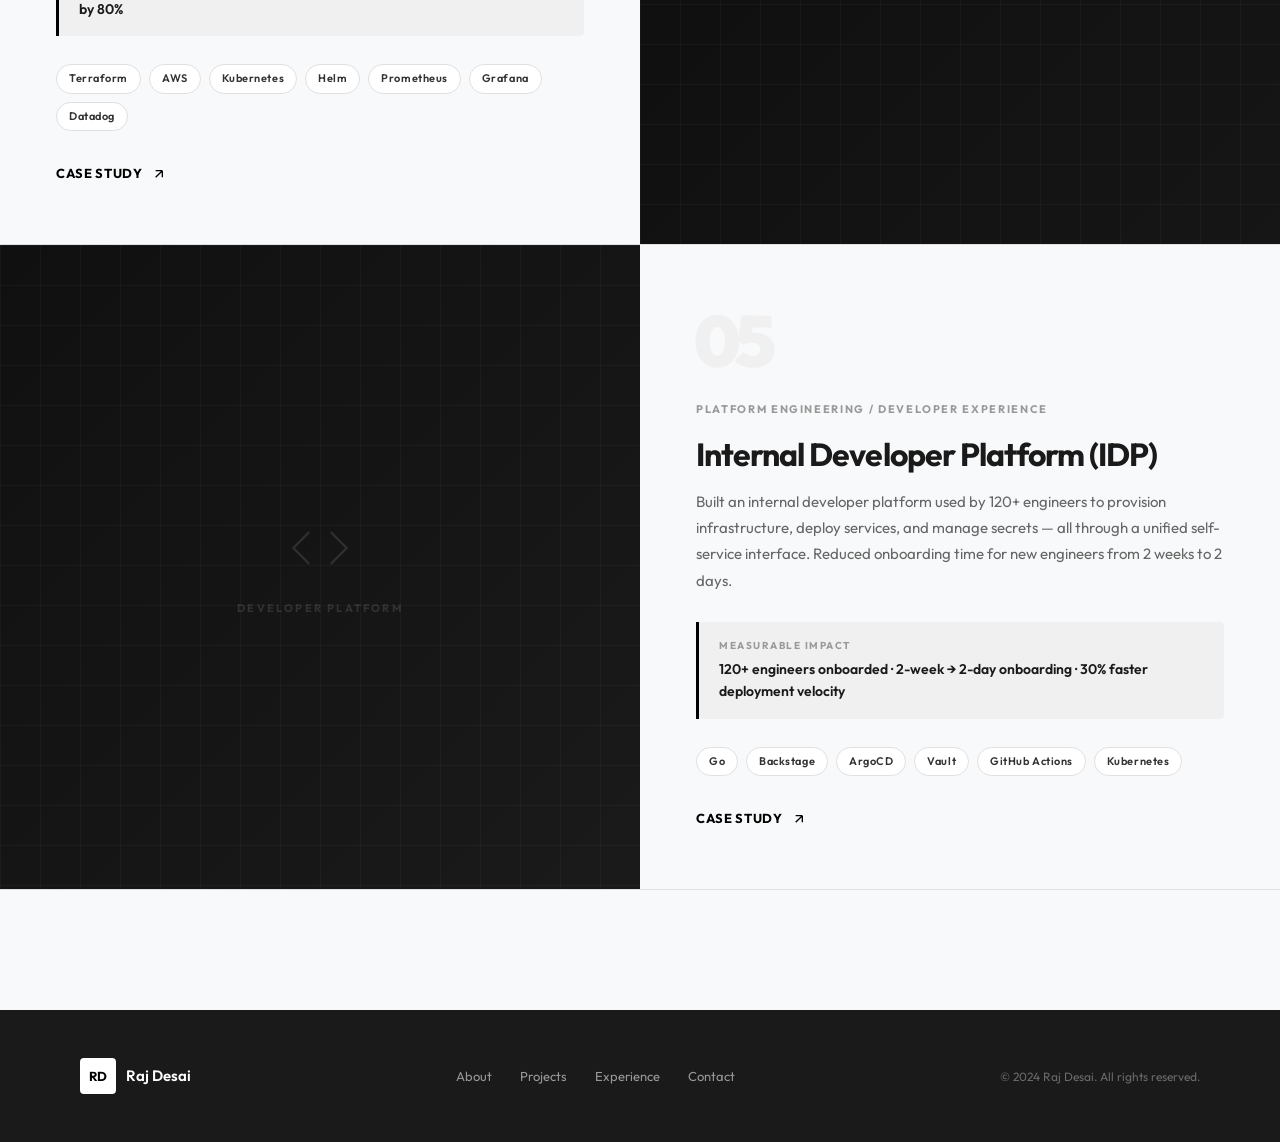
<file: v2/projects.html>
<!DOCTYPE html>
<html lang="en">
<head>
  <meta charset="UTF-8" />
  <meta name="viewport" content="width=device-width, initial-scale=1.0" />
  <meta name="description" content="Projects by Raj Desai — Backend systems, cloud platforms, ML pipelines, and enterprise SaaS products." />
  <title>Projects — Raj Desai</title>
  <link rel="stylesheet" href="css/global.css" />
  <link rel="stylesheet" href="css/projects.css" />
</head>
<body class="page-projects">

  <canvas id="bg-canvas"></canvas>

  <!-- Navigation -->
  <nav id="navbar">
    <div class="nav-inner">
      <a href="index.html" class="nav-logo">
        <span class="logo-rd">RD</span>
        <span class="logo-name">Raj Desai</span>
      </a>
      <button class="nav-toggle" id="nav-toggle" aria-label="Toggle menu">
        <span></span><span></span><span></span>
      </button>
      <ul class="nav-links" id="nav-links">
        <li><a href="index.html" class="nav-link" data-page="home">Home</a></li>
        <li><a href="about.html" class="nav-link" data-page="about">About</a></li>
        <li><a href="projects.html" class="nav-link active" data-page="projects">Projects</a></li>
        <li><a href="experience.html" class="nav-link" data-page="experience">Experience</a></li>
        <li><a href="skills.html" class="nav-link" data-page="skills">Skills</a></li>
        <li><a href="contact.html" class="nav-link" data-page="contact">Contact</a></li>
      </ul>
    </div>
  </nav>

  <!-- PROJECTS HERO -->
  <section class="projects-hero">
    <div class="container">
      <div class="projects-hero-inner">
        <div>
          <span class="projects-count">05 Selected Projects</span>
          <h1 class="projects-headline">Work that speaks for itself.</h1>
        </div>
        <div class="projects-hero-right">
          <p>A curated selection of systems, platforms, and tools I've architected, led, or significantly contributed to across fintech, cloud, data, and SaaS domains.</p>
        </div>
      </div>
    </div>
  </section>

  <!-- FILTER -->
  <div class="projects-filter">
    <div class="container">
      <div class="filter-inner">
        <button class="filter-btn active" data-filter="all">All</button>
        <button class="filter-btn" data-filter="backend">Backend</button>
        <button class="filter-btn" data-filter="cloud">Cloud / DevOps</button>
        <button class="filter-btn" data-filter="data">Data / ML</button>
        <button class="filter-btn" data-filter="fullstack">Full-Stack</button>
      </div>
    </div>
  </div>

  <!-- PROJECTS LIST -->
  <div class="projects-list">

    <!-- PROJECT 01 — FinTech Payment Platform -->
    <article class="project-block" id="fintech-platform" data-category="backend" data-reveal>
      <div class="project-visual visual-fintech">
        <div class="grid-overlay"></div>
        <div class="project-visual-inner">
          <div class="project-visual-icon">
            <svg viewBox="0 0 24 24" fill="none" stroke="currentColor" stroke-width="0.8">
              <path d="M12 2L2 7l10 5 10-5-10-5zM2 17l10 5 10-5M2 12l10 5 10-5"/>
            </svg>
            <span class="project-visual-label">Payment Engine</span>
          </div>
        </div>
      </div>
      <div class="project-info">
        <div class="project-index">01</div>
        <div class="project-category">FinTech / Backend Engineering</div>
        <h2 class="project-title">Real-Time Payment Processing Engine</h2>
        <p class="project-desc">
          Architected and led development of a high-throughput payment processing system capable of handling 50,000+ transactions per second. Built on event-driven microservices with strong consistency guarantees, full idempotency, and PCI-DSS compliance.
        </p>
        <div class="project-outcome">
          <div class="project-outcome-label">Measurable Impact</div>
          <div class="project-outcome-text">$2M+ daily transaction volume · 99.99% uptime SLA · Sub-100ms P99 latency</div>
        </div>
        <div class="project-tech">
          <span class="tech-tag">Go</span>
          <span class="tech-tag">Apache Kafka</span>
          <span class="tech-tag">PostgreSQL</span>
          <span class="tech-tag">Redis</span>
          <span class="tech-tag">Kubernetes</span>
          <span class="tech-tag">AWS</span>
          <span class="tech-tag">gRPC</span>
        </div>
        <a href="#" class="project-link">
          Case Study
          <svg viewBox="0 0 24 24" fill="none" stroke="currentColor" stroke-width="2"><path d="M7 17L17 7M17 7H7M17 7v10"/></svg>
        </a>
      </div>
    </article>

    <!-- PROJECT 02 — ML Pipeline -->
    <article class="project-block" id="ml-pipeline" data-category="data" data-reveal>
      <div class="project-visual visual-ml">
        <div class="grid-overlay"></div>
        <div class="project-visual-inner">
          <div class="project-visual-icon">
            <svg viewBox="0 0 24 24" fill="none" stroke="currentColor" stroke-width="0.8">
              <circle cx="12" cy="12" r="3"/><path d="M12 1v4M12 19v4M4.22 4.22l2.83 2.83M16.95 16.95l2.83 2.83M1 12h4M19 12h4M4.22 19.78l2.83-2.83M16.95 7.05l2.83-2.83"/>
            </svg>
            <span class="project-visual-label">MLOps Platform</span>
          </div>
        </div>
      </div>
      <div class="project-info">
        <div class="project-index">02</div>
        <div class="project-category">Data Engineering / ML Infrastructure</div>
        <h2 class="project-title">End-to-End MLOps Deployment Platform</h2>
        <p class="project-desc">
          Designed and implemented a full MLOps platform enabling data scientists to go from model training to production serving in under 2 hours. The platform handles model versioning, A/B testing, feature store management, and real-time inference at scale.
        </p>
        <div class="project-outcome">
          <div class="project-outcome-label">Measurable Impact</div>
          <div class="project-outcome-text">Deployment time: 3 weeks → 2 hours · 50M+ daily predictions · 40% cost reduction</div>
        </div>
        <div class="project-tech">
          <span class="tech-tag">Python</span>
          <span class="tech-tag">Kubeflow</span>
          <span class="tech-tag">MLflow</span>
          <span class="tech-tag">Apache Airflow</span>
          <span class="tech-tag">GCP Vertex AI</span>
          <span class="tech-tag">Feast</span>
          <span class="tech-tag">Ray Serve</span>
        </div>
        <a href="#" class="project-link">
          Case Study
          <svg viewBox="0 0 24 24" fill="none" stroke="currentColor" stroke-width="2"><path d="M7 17L17 7M17 7H7M17 7v10"/></svg>
        </a>
      </div>
    </article>

    <!-- PROJECT 03 — Enterprise SaaS -->
    <article class="project-block" id="saas-platform" data-category="fullstack" data-reveal>
      <div class="project-visual visual-saas">
        <div class="grid-overlay"></div>
        <div class="project-visual-inner">
          <div class="project-visual-icon">
            <svg viewBox="0 0 24 24" fill="none" stroke="currentColor" stroke-width="0.8">
              <rect x="3" y="3" width="18" height="18" rx="2"/><path d="M3 9h18M9 21V9"/>
            </svg>
            <span class="project-visual-label">SaaS Platform</span>
          </div>
        </div>
      </div>
      <div class="project-info">
        <div class="project-index">03</div>
        <div class="project-category">Full-Stack / SaaS Product Engineering</div>
        <h2 class="project-title">Multi-Tenant Enterprise SaaS Platform</h2>
        <p class="project-desc">
          Led engineering for a B2B SaaS platform from zero to production, supporting 200+ enterprise clients. Implemented multi-tenancy isolation, role-based access control, audit logging, SSO integration, and a flexible billing engine with usage-based pricing.
        </p>
        <div class="project-outcome">
          <div class="project-outcome-label">Measurable Impact</div>
          <div class="project-outcome-text">$1M ARR at launch · 200+ enterprise clients · 99.95% uptime over 18 months</div>
        </div>
        <div class="project-tech">
          <span class="tech-tag">Node.js</span>
          <span class="tech-tag">React</span>
          <span class="tech-tag">TypeScript</span>
          <span class="tech-tag">PostgreSQL</span>
          <span class="tech-tag">Stripe</span>
          <span class="tech-tag">Auth0</span>
          <span class="tech-tag">AWS ECS</span>
        </div>
        <a href="#" class="project-link">
          Case Study
          <svg viewBox="0 0 24 24" fill="none" stroke="currentColor" stroke-width="2"><path d="M7 17L17 7M17 7H7M17 7v10"/></svg>
        </a>
      </div>
    </article>

    <!-- PROJECT 04 — Cloud Infrastructure -->
    <article class="project-block" id="cloud-infra" data-category="cloud" data-reveal>
      <div class="project-visual visual-infra">
        <div class="grid-overlay"></div>
        <div class="project-visual-inner">
          <div class="project-visual-icon">
            <svg viewBox="0 0 24 24" fill="none" stroke="currentColor" stroke-width="0.8">
              <path d="M17 18a5 5 0 0 0-10 0"/><line x1="12" y1="9" x2="12" y2="2"/><polyline points="9 5 12 2 15 5"/>
            </svg>
            <span class="project-visual-label">Cloud Infrastructure</span>
          </div>
        </div>
      </div>
      <div class="project-info">
        <div class="project-index">04</div>
        <div class="project-category">Cloud Engineering / DevOps</div>
        <h2 class="project-title">Zero-Downtime Cloud Migration & Infrastructure</h2>
        <p class="project-desc">
          Planned and executed a complete cloud migration of a monolithic legacy system to a microservices architecture on AWS, with zero downtime. Implemented infrastructure-as-code, blue-green deployments, and a comprehensive observability stack.
        </p>
        <div class="project-outcome">
          <div class="project-outcome-label">Measurable Impact</div>
          <div class="project-outcome-text">Zero downtime migration · 65% infrastructure cost reduction · MTTR reduced by 80%</div>
        </div>
        <div class="project-tech">
          <span class="tech-tag">Terraform</span>
          <span class="tech-tag">AWS</span>
          <span class="tech-tag">Kubernetes</span>
          <span class="tech-tag">Helm</span>
          <span class="tech-tag">Prometheus</span>
          <span class="tech-tag">Grafana</span>
          <span class="tech-tag">Datadog</span>
        </div>
        <a href="#" class="project-link">
          Case Study
          <svg viewBox="0 0 24 24" fill="none" stroke="currentColor" stroke-width="2"><path d="M7 17L17 7M17 7H7M17 7v10"/></svg>
        </a>
      </div>
    </article>

    <!-- PROJECT 05 — Internal Developer Platform -->
    <article class="project-block" id="developer-platform" data-category="backend" data-reveal>
      <div class="project-visual visual-api">
        <div class="grid-overlay"></div>
        <div class="project-visual-inner">
          <div class="project-visual-icon">
            <svg viewBox="0 0 24 24" fill="none" stroke="currentColor" stroke-width="0.8">
              <polyline points="16 18 22 12 16 6"/><polyline points="8 6 2 12 8 18"/>
            </svg>
            <span class="project-visual-label">Developer Platform</span>
          </div>
        </div>
      </div>
      <div class="project-info">
        <div class="project-index">05</div>
        <div class="project-category">Platform Engineering / Developer Experience</div>
        <h2 class="project-title">Internal Developer Platform (IDP)</h2>
        <p class="project-desc">
          Built an internal developer platform used by 120+ engineers to provision infrastructure, deploy services, and manage secrets — all through a unified self-service interface. Reduced onboarding time for new engineers from 2 weeks to 2 days.
        </p>
        <div class="project-outcome">
          <div class="project-outcome-label">Measurable Impact</div>
          <div class="project-outcome-text">120+ engineers onboarded · 2-week → 2-day onboarding · 30% faster deployment velocity</div>
        </div>
        <div class="project-tech">
          <span class="tech-tag">Go</span>
          <span class="tech-tag">Backstage</span>
          <span class="tech-tag">ArgoCD</span>
          <span class="tech-tag">Vault</span>
          <span class="tech-tag">GitHub Actions</span>
          <span class="tech-tag">Kubernetes</span>
        </div>
        <a href="#" class="project-link">
          Case Study
          <svg viewBox="0 0 24 24" fill="none" stroke="currentColor" stroke-width="2"><path d="M7 17L17 7M17 7H7M17 7v10"/></svg>
        </a>
      </div>
    </article>

  </div><!-- /projects-list -->

  <!-- FOOTER -->
  <footer class="footer">
    <div class="container">
      <div class="footer-inner">
        <div class="footer-brand"><span class="logo-rd">RD</span><span>Raj Desai</span></div>
        <div class="footer-links">
          <a href="about.html">About</a>
          <a href="projects.html">Projects</a>
          <a href="experience.html">Experience</a>
          <a href="contact.html">Contact</a>
        </div>
        <div class="footer-copy">© 2024 Raj Desai. All rights reserved.</div>
      </div>
    </div>
  </footer>

  <script src="js/three.min.js"></script>
  <script src="js/scene.js"></script>
  <script src="js/main.js"></script>
</body>
</html>
</file>
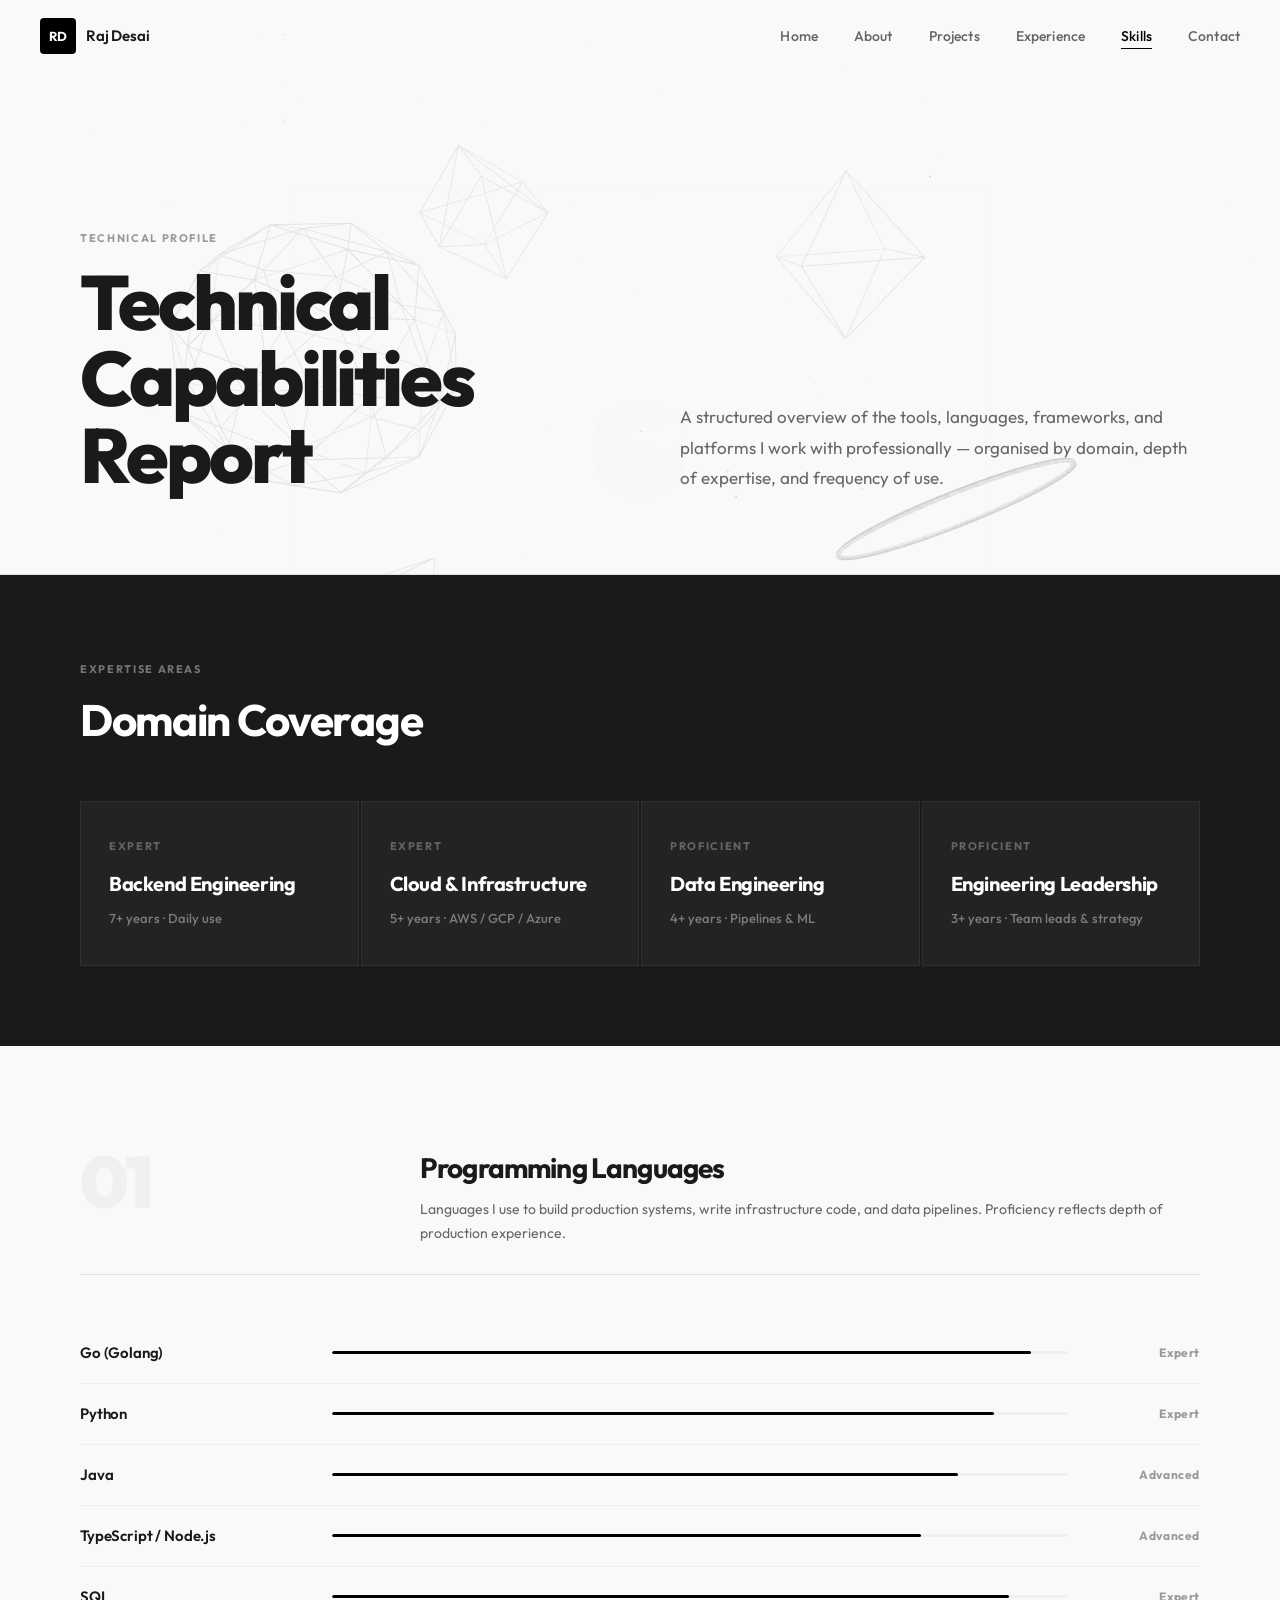
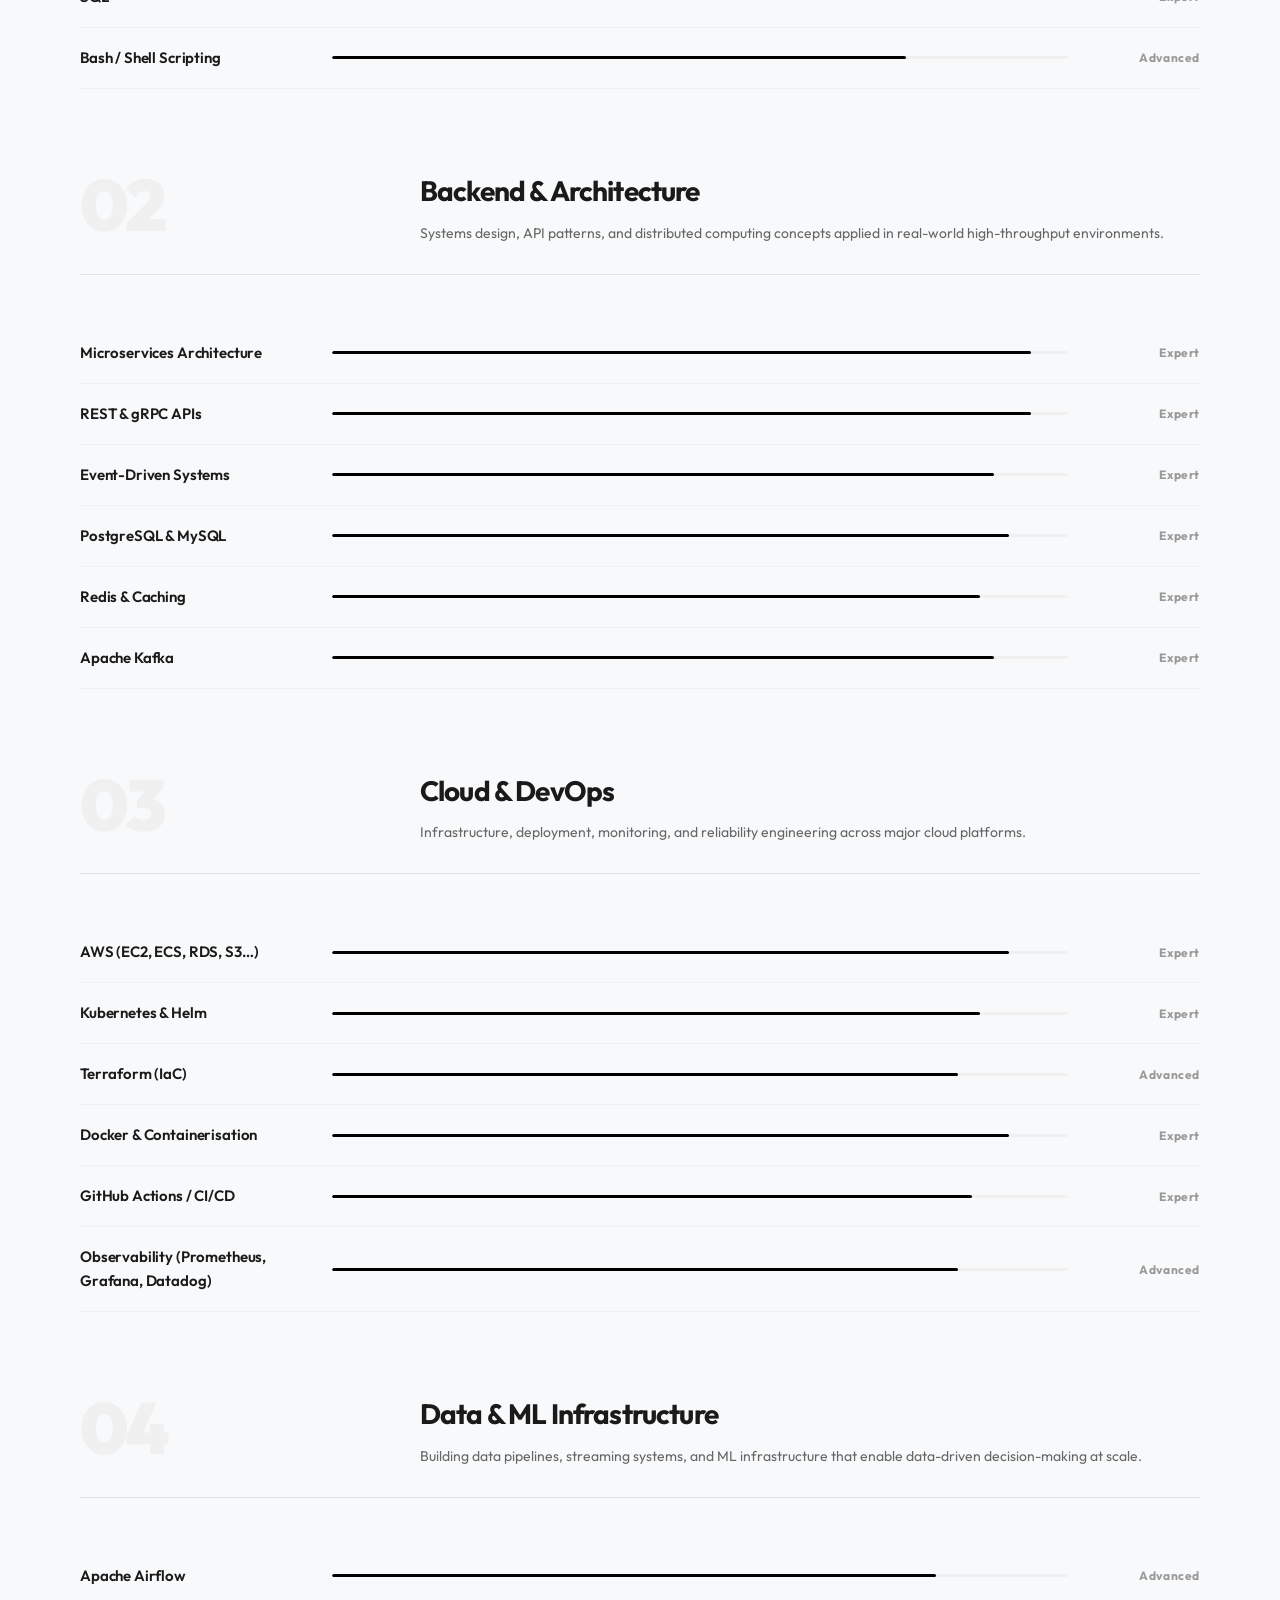
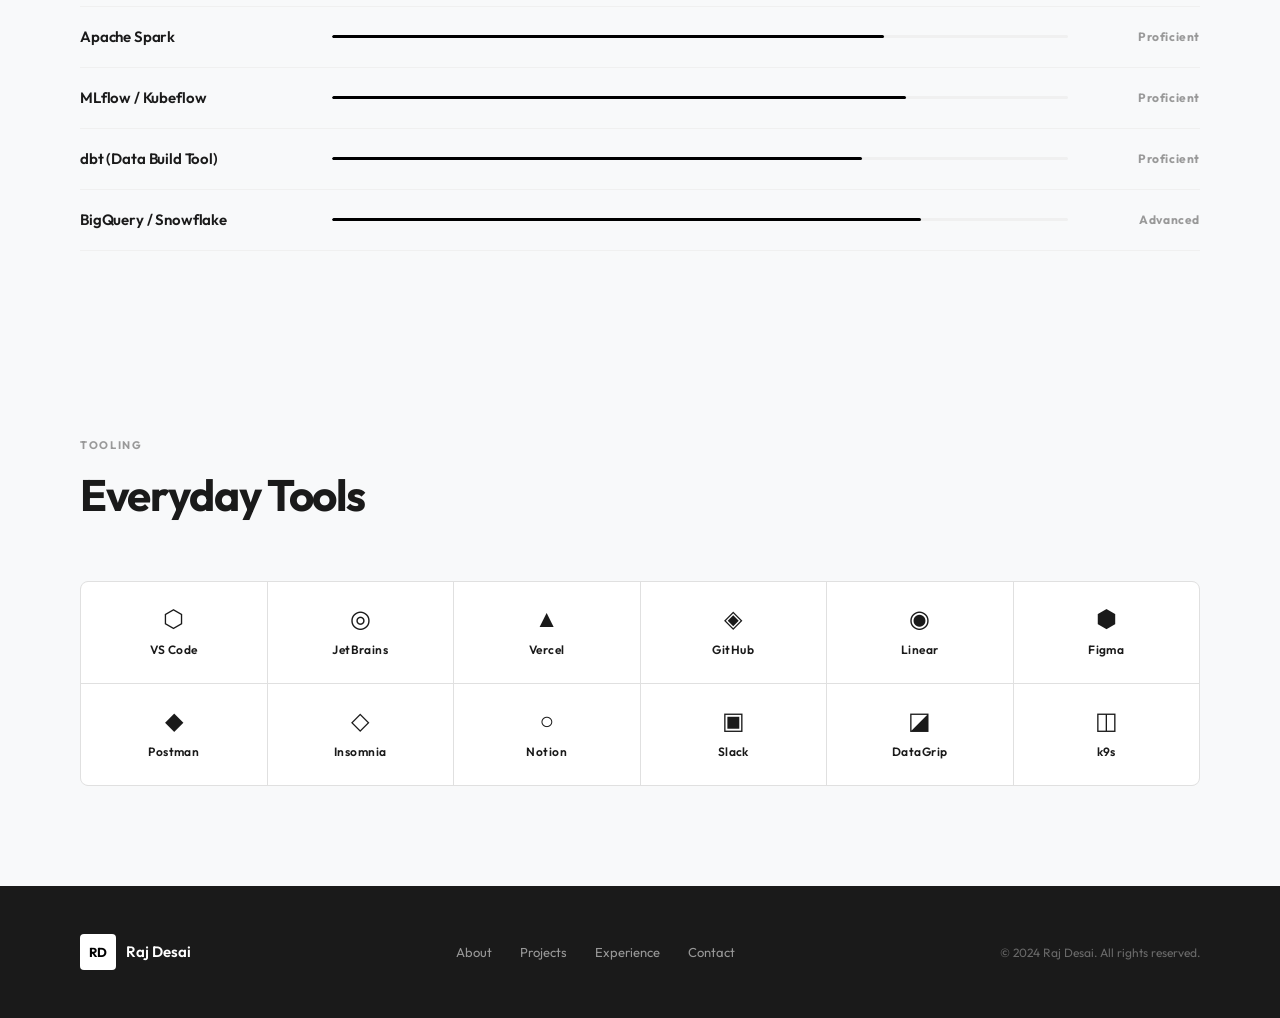
<file: v2/skills.html>
<!DOCTYPE html>
<html lang="en">
<head>
  <meta charset="UTF-8" />
  <meta name="viewport" content="width=device-width, initial-scale=1.0" />
  <meta name="description" content="Technical skills and capabilities of Raj Desai — Backend, Cloud, Data Engineering, and more." />
  <title>Skills — Raj Desai</title>
  <link rel="stylesheet" href="css/global.css" />
  <link rel="stylesheet" href="css/skills.css" />
</head>
<body class="page-skills">

  <canvas id="bg-canvas"></canvas>

  <nav id="navbar">
    <div class="nav-inner">
      <a href="index.html" class="nav-logo">
        <span class="logo-rd">RD</span>
        <span class="logo-name">Raj Desai</span>
      </a>
      <button class="nav-toggle" id="nav-toggle" aria-label="Toggle menu">
        <span></span><span></span><span></span>
      </button>
      <ul class="nav-links" id="nav-links">
        <li><a href="index.html" class="nav-link">Home</a></li>
        <li><a href="about.html" class="nav-link">About</a></li>
        <li><a href="projects.html" class="nav-link">Projects</a></li>
        <li><a href="experience.html" class="nav-link">Experience</a></li>
        <li><a href="skills.html" class="nav-link active">Skills</a></li>
        <li><a href="contact.html" class="nav-link">Contact</a></li>
      </ul>
    </div>
  </nav>

  <!-- HERO -->
  <section class="skills-hero">
    <div class="container">
      <div class="skills-hero-grid">
        <div data-reveal>
          <span class="section-tag">Technical Profile</span>
          <h1 class="skills-headline">Technical Capabilities Report</h1>
        </div>
        <div data-reveal>
          <p>A structured overview of the tools, languages, frameworks, and platforms I work with professionally — organised by domain, depth of expertise, and frequency of use.</p>
        </div>
      </div>
    </div>
  </section>

  <!-- COMPETENCY OVERVIEW -->
  <section class="competency-overview">
    <div class="container">
      <div class="section-header">
        <span class="section-tag">Expertise Areas</span>
        <h2 class="section-title">Domain Coverage</h2>
      </div>
      <div class="competency-grid">
        <div class="competency-item" data-reveal>
          <div class="comp-level">Expert</div>
          <div class="comp-area">Backend Engineering</div>
          <div class="comp-count">7+ years · Daily use</div>
        </div>
        <div class="competency-item" data-reveal data-reveal-delay="1">
          <div class="comp-level">Expert</div>
          <div class="comp-area">Cloud &amp; Infrastructure</div>
          <div class="comp-count">5+ years · AWS / GCP / Azure</div>
        </div>
        <div class="competency-item" data-reveal data-reveal-delay="2">
          <div class="comp-level">Proficient</div>
          <div class="comp-area">Data Engineering</div>
          <div class="comp-count">4+ years · Pipelines &amp; ML</div>
        </div>
        <div class="competency-item" data-reveal data-reveal-delay="3">
          <div class="comp-level">Proficient</div>
          <div class="comp-area">Engineering Leadership</div>
          <div class="comp-count">3+ years · Team leads &amp; strategy</div>
        </div>
      </div>
    </div>
  </section>

  <!-- SKILL CATEGORIES -->
  <section class="skills-categories">
    <div class="container">

      <!-- Category 1: Languages -->
      <div class="category-section" data-reveal>
        <div class="category-header">
          <div>
            <div class="category-num">01</div>
          </div>
          <div>
            <div class="category-name">Programming Languages</div>
            <div class="category-desc">Languages I use to build production systems, write infrastructure code, and data pipelines. Proficiency reflects depth of production experience.</div>
          </div>
        </div>
        <div class="skills-table">
          <div class="skill-row">
            <span class="skill-name">Go (Golang)</span>
            <div class="skill-bar-wrap"><div class="skill-bar" data-width="95"></div></div>
            <span class="skill-proficiency">Expert</span>
          </div>
          <div class="skill-row">
            <span class="skill-name">Python</span>
            <div class="skill-bar-wrap"><div class="skill-bar" data-width="90"></div></div>
            <span class="skill-proficiency">Expert</span>
          </div>
          <div class="skill-row">
            <span class="skill-name">Java</span>
            <div class="skill-bar-wrap"><div class="skill-bar" data-width="85"></div></div>
            <span class="skill-proficiency">Advanced</span>
          </div>
          <div class="skill-row">
            <span class="skill-name">TypeScript / Node.js</span>
            <div class="skill-bar-wrap"><div class="skill-bar" data-width="80"></div></div>
            <span class="skill-proficiency">Advanced</span>
          </div>
          <div class="skill-row">
            <span class="skill-name">SQL</span>
            <div class="skill-bar-wrap"><div class="skill-bar" data-width="92"></div></div>
            <span class="skill-proficiency">Expert</span>
          </div>
          <div class="skill-row">
            <span class="skill-name">Bash / Shell Scripting</span>
            <div class="skill-bar-wrap"><div class="skill-bar" data-width="78"></div></div>
            <span class="skill-proficiency">Advanced</span>
          </div>
        </div>
      </div>

      <!-- Category 2: Backend & Architecture -->
      <div class="category-section" data-reveal>
        <div class="category-header">
          <div>
            <div class="category-num">02</div>
          </div>
          <div>
            <div class="category-name">Backend &amp; Architecture</div>
            <div class="category-desc">Systems design, API patterns, and distributed computing concepts applied in real-world high-throughput environments.</div>
          </div>
        </div>
        <div class="skills-table">
          <div class="skill-row">
            <span class="skill-name">Microservices Architecture</span>
            <div class="skill-bar-wrap"><div class="skill-bar" data-width="95"></div></div>
            <span class="skill-proficiency">Expert</span>
          </div>
          <div class="skill-row">
            <span class="skill-name">REST &amp; gRPC APIs</span>
            <div class="skill-bar-wrap"><div class="skill-bar" data-width="95"></div></div>
            <span class="skill-proficiency">Expert</span>
          </div>
          <div class="skill-row">
            <span class="skill-name">Event-Driven Systems</span>
            <div class="skill-bar-wrap"><div class="skill-bar" data-width="90"></div></div>
            <span class="skill-proficiency">Expert</span>
          </div>
          <div class="skill-row">
            <span class="skill-name">PostgreSQL &amp; MySQL</span>
            <div class="skill-bar-wrap"><div class="skill-bar" data-width="92"></div></div>
            <span class="skill-proficiency">Expert</span>
          </div>
          <div class="skill-row">
            <span class="skill-name">Redis &amp; Caching</span>
            <div class="skill-bar-wrap"><div class="skill-bar" data-width="88"></div></div>
            <span class="skill-proficiency">Expert</span>
          </div>
          <div class="skill-row">
            <span class="skill-name">Apache Kafka</span>
            <div class="skill-bar-wrap"><div class="skill-bar" data-width="90"></div></div>
            <span class="skill-proficiency">Expert</span>
          </div>
        </div>
      </div>

      <!-- Category 3: Cloud & DevOps -->
      <div class="category-section" data-reveal>
        <div class="category-header">
          <div>
            <div class="category-num">03</div>
          </div>
          <div>
            <div class="category-name">Cloud &amp; DevOps</div>
            <div class="category-desc">Infrastructure, deployment, monitoring, and reliability engineering across major cloud platforms.</div>
          </div>
        </div>
        <div class="skills-table">
          <div class="skill-row">
            <span class="skill-name">AWS (EC2, ECS, RDS, S3…)</span>
            <div class="skill-bar-wrap"><div class="skill-bar" data-width="92"></div></div>
            <span class="skill-proficiency">Expert</span>
          </div>
          <div class="skill-row">
            <span class="skill-name">Kubernetes &amp; Helm</span>
            <div class="skill-bar-wrap"><div class="skill-bar" data-width="88"></div></div>
            <span class="skill-proficiency">Expert</span>
          </div>
          <div class="skill-row">
            <span class="skill-name">Terraform (IaC)</span>
            <div class="skill-bar-wrap"><div class="skill-bar" data-width="85"></div></div>
            <span class="skill-proficiency">Advanced</span>
          </div>
          <div class="skill-row">
            <span class="skill-name">Docker &amp; Containerisation</span>
            <div class="skill-bar-wrap"><div class="skill-bar" data-width="92"></div></div>
            <span class="skill-proficiency">Expert</span>
          </div>
          <div class="skill-row">
            <span class="skill-name">GitHub Actions / CI/CD</span>
            <div class="skill-bar-wrap"><div class="skill-bar" data-width="87"></div></div>
            <span class="skill-proficiency">Expert</span>
          </div>
          <div class="skill-row">
            <span class="skill-name">Observability (Prometheus, Grafana, Datadog)</span>
            <div class="skill-bar-wrap"><div class="skill-bar" data-width="85"></div></div>
            <span class="skill-proficiency">Advanced</span>
          </div>
        </div>
      </div>

      <!-- Category 4: Data & ML -->
      <div class="category-section" data-reveal>
        <div class="category-header">
          <div>
            <div class="category-num">04</div>
          </div>
          <div>
            <div class="category-name">Data &amp; ML Infrastructure</div>
            <div class="category-desc">Building data pipelines, streaming systems, and ML infrastructure that enable data-driven decision-making at scale.</div>
          </div>
        </div>
        <div class="skills-table">
          <div class="skill-row">
            <span class="skill-name">Apache Airflow</span>
            <div class="skill-bar-wrap"><div class="skill-bar" data-width="82"></div></div>
            <span class="skill-proficiency">Advanced</span>
          </div>
          <div class="skill-row">
            <span class="skill-name">Apache Spark</span>
            <div class="skill-bar-wrap"><div class="skill-bar" data-width="75"></div></div>
            <span class="skill-proficiency">Proficient</span>
          </div>
          <div class="skill-row">
            <span class="skill-name">MLflow / Kubeflow</span>
            <div class="skill-bar-wrap"><div class="skill-bar" data-width="78"></div></div>
            <span class="skill-proficiency">Proficient</span>
          </div>
          <div class="skill-row">
            <span class="skill-name">dbt (Data Build Tool)</span>
            <div class="skill-bar-wrap"><div class="skill-bar" data-width="72"></div></div>
            <span class="skill-proficiency">Proficient</span>
          </div>
          <div class="skill-row">
            <span class="skill-name">BigQuery / Snowflake</span>
            <div class="skill-bar-wrap"><div class="skill-bar" data-width="80"></div></div>
            <span class="skill-proficiency">Advanced</span>
          </div>
        </div>
      </div>

    </div>
  </section>

  <!-- TOOLS GRID -->
  <section class="tools-section">
    <div class="container">
      <div class="section-header" data-reveal>
        <span class="section-tag">Tooling</span>
        <h2 class="section-title">Everyday Tools</h2>
      </div>
      <div class="tools-grid">
        <div class="tool-item"><span class="tool-icon">⬡</span><span class="tool-name">VS Code</span></div>
        <div class="tool-item"><span class="tool-icon">◎</span><span class="tool-name">JetBrains</span></div>
        <div class="tool-item"><span class="tool-icon">▲</span><span class="tool-name">Vercel</span></div>
        <div class="tool-item"><span class="tool-icon">◈</span><span class="tool-name">GitHub</span></div>
        <div class="tool-item"><span class="tool-icon">◉</span><span class="tool-name">Linear</span></div>
        <div class="tool-item"><span class="tool-icon">⬢</span><span class="tool-name">Figma</span></div>
        <div class="tool-item"><span class="tool-icon">◆</span><span class="tool-name">Postman</span></div>
        <div class="tool-item"><span class="tool-icon">◇</span><span class="tool-name">Insomnia</span></div>
        <div class="tool-item"><span class="tool-icon">○</span><span class="tool-name">Notion</span></div>
        <div class="tool-item"><span class="tool-icon">▣</span><span class="tool-name">Slack</span></div>
        <div class="tool-item"><span class="tool-icon">◪</span><span class="tool-name">DataGrip</span></div>
        <div class="tool-item"><span class="tool-icon">◫</span><span class="tool-name">k9s</span></div>
      </div>
    </div>
  </section>

  <!-- FOOTER -->
  <footer class="footer">
    <div class="container">
      <div class="footer-inner">
        <div class="footer-brand"><span class="logo-rd">RD</span><span>Raj Desai</span></div>
        <div class="footer-links">
          <a href="about.html">About</a>
          <a href="projects.html">Projects</a>
          <a href="experience.html">Experience</a>
          <a href="contact.html">Contact</a>
        </div>
        <div class="footer-copy">© 2024 Raj Desai. All rights reserved.</div>
      </div>
    </div>
  </footer>

  <script src="js/three.min.js"></script>
  <script src="js/scene.js"></script>
  <script src="js/main.js"></script>
</body>
</html>
</file>
<file: v2/css/global.css>
/* ============================================
   GLOBAL DESIGN SYSTEM — RAJ DESAI PORTFOLIO
   ============================================ */

@import url('https://fonts.googleapis.com/css2?family=Outfit:wght@300;400;500;600;700;800;900&display=swap');

/* ─── CSS TOKENS ─── */
:root {
  --bg:          #F8F9FA;
  --bg-card:     #FFFFFF;
  --bg-dark:     #0A0A0A;
  --black:       #000000;
  --charcoal:    #1A1A1A;
  --gray-dark:   #333333;
  --gray-mid:    #666666;
  --gray-light:  #999999;
  --gray-border: #E0E0E0;
  --gray-subtle: #F0F0F0;
  --white:       #FFFFFF;

  --font:        'Outfit', 'Calibri', -apple-system, BlinkMacSystemFont, sans-serif;

  --nav-h:       72px;

  --ease-smooth: cubic-bezier(0.4, 0, 0.2, 1);
  --ease-out:    cubic-bezier(0, 0, 0.2, 1);
  --ease-in:     cubic-bezier(0.4, 0, 1, 1);

  --shadow-sm:   0 1px 3px rgba(0,0,0,0.08);
  --shadow-md:   0 4px 16px rgba(0,0,0,0.10);
  --shadow-lg:   0 8px 40px rgba(0,0,0,0.14);

  --radius-sm:   4px;
  --radius-md:   8px;
  --radius-lg:   16px;
}

/* ─── RESET ─── */
*, *::before, *::after {
  box-sizing: border-box;
  margin: 0;
  padding: 0;
}

html {
  scroll-behavior: smooth;
  font-size: 16px;
}

body {
  font-family: var(--font);
  background-color: var(--bg);
  color: var(--charcoal);
  line-height: 1.6;
  -webkit-font-smoothing: antialiased;
  -moz-osx-font-smoothing: grayscale;
  overflow-x: hidden;
}

a {
  color: inherit;
  text-decoration: none;
}

img, svg {
  display: block;
  max-width: 100%;
}

ul { list-style: none; }

/* ─── 3D CANVAS ─── */
#bg-canvas {
  position: fixed;
  top: 0;
  left: 0;
  width: 100%;
  height: 100%;
  z-index: 0;
  pointer-events: none;
  opacity: 0.35;
}

/* ─── CONTAINER ─── */
.container {
  width: 100%;
  max-width: 1200px;
  margin: 0 auto;
  padding: 0 40px;
}

/* ─── NAVBAR ─── */
#navbar {
  position: fixed;
  top: 0;
  left: 0;
  right: 0;
  z-index: 1000;
  height: var(--nav-h);
  transition: background 0.4s var(--ease-smooth),
              backdrop-filter 0.4s var(--ease-smooth),
              box-shadow 0.4s var(--ease-smooth);
}

#navbar.scrolled {
  background: rgba(248, 249, 250, 0.85);
  backdrop-filter: blur(20px) saturate(180%);
  -webkit-backdrop-filter: blur(20px) saturate(180%);
  box-shadow: 0 1px 0 var(--gray-border);
}

.nav-inner {
  display: flex;
  align-items: center;
  justify-content: space-between;
  height: 100%;
  padding: 0 40px;
  max-width: 1320px;
  margin: 0 auto;
}

.nav-logo {
  display: flex;
  align-items: center;
  gap: 10px;
  font-weight: 600;
  letter-spacing: -0.01em;
}

.logo-rd {
  display: inline-flex;
  align-items: center;
  justify-content: center;
  width: 36px;
  height: 36px;
  background: var(--black);
  color: var(--white);
  font-size: 13px;
  font-weight: 700;
  letter-spacing: 0.02em;
  border-radius: var(--radius-sm);
}

.logo-name {
  font-size: 15px;
  color: var(--charcoal);
  font-weight: 600;
}

.nav-links {
  display: flex;
  align-items: center;
  gap: 36px;
}

.nav-link {
  font-size: 14px;
  font-weight: 500;
  color: var(--gray-mid);
  letter-spacing: 0.01em;
  position: relative;
  transition: color 0.25s var(--ease-smooth);
}

.nav-link::after {
  content: '';
  position: absolute;
  bottom: -4px;
  left: 0;
  width: 0;
  height: 1.5px;
  background: var(--black);
  transition: width 0.3s var(--ease-smooth);
}

.nav-link:hover,
.nav-link.active {
  color: var(--black);
}

.nav-link:hover::after,
.nav-link.active::after {
  width: 100%;
}

.nav-toggle {
  display: none;
  flex-direction: column;
  gap: 5px;
  background: none;
  border: none;
  cursor: pointer;
  padding: 4px;
}

.nav-toggle span {
  display: block;
  width: 22px;
  height: 1.5px;
  background: var(--charcoal);
  transition: all 0.3s var(--ease-smooth);
}

/* ─── BUTTONS ─── */
.btn {
  display: inline-flex;
  align-items: center;
  gap: 8px;
  padding: 13px 28px;
  font-family: var(--font);
  font-size: 14px;
  font-weight: 600;
  letter-spacing: 0.02em;
  border-radius: var(--radius-sm);
  cursor: pointer;
  transition: all 0.25s var(--ease-smooth);
  border: 1.5px solid transparent;
  white-space: nowrap;
}

.btn-primary {
  background: var(--black);
  color: var(--white);
  border-color: var(--black);
}

.btn-primary:hover {
  background: var(--charcoal);
  transform: translateY(-2px);
  box-shadow: 0 6px 20px rgba(0,0,0,0.2);
}

.btn-secondary {
  background: transparent;
  color: var(--charcoal);
  border-color: var(--gray-border);
}

.btn-secondary:hover {
  border-color: var(--black);
  color: var(--black);
  transform: translateY(-2px);
}

.btn-outline {
  background: transparent;
  color: var(--black);
  border-color: var(--black);
  padding: 11px 24px;
}

.btn-outline:hover {
  background: var(--black);
  color: var(--white);
}

/* ─── SECTION COMMON ─── */
.section-tag {
  display: inline-block;
  font-size: 11px;
  font-weight: 700;
  letter-spacing: 0.15em;
  text-transform: uppercase;
  color: var(--gray-light);
  margin-bottom: 16px;
}

.section-title {
  font-size: clamp(28px, 4vw, 44px);
  font-weight: 700;
  letter-spacing: -0.03em;
  color: var(--charcoal);
  line-height: 1.15;
}

.section-header {
  margin-bottom: 60px;
}

/* ─── REVEAL ANIMATIONS ─── */
[data-reveal] {
  opacity: 0;
  transform: translateY(30px);
  transition: opacity 0.7s var(--ease-out), transform 0.7s var(--ease-out);
}

[data-reveal].revealed {
  opacity: 1;
  transform: translateY(0);
}

[data-reveal-delay="1"] { transition-delay: 0.1s; }
[data-reveal-delay="2"] { transition-delay: 0.2s; }
[data-reveal-delay="3"] { transition-delay: 0.3s; }
[data-reveal-delay="4"] { transition-delay: 0.4s; }

/* ─── FOOTER ─── */
.footer {
  background: var(--charcoal);
  color: var(--white);
  padding: 48px 0;
  position: relative;
  z-index: 10;
}

.footer-inner {
  display: flex;
  align-items: center;
  justify-content: space-between;
  flex-wrap: wrap;
  gap: 24px;
}

.footer-brand {
  display: flex;
  align-items: center;
  gap: 10px;
  font-weight: 600;
  font-size: 15px;
}

.footer-brand .logo-rd {
  background: var(--white);
  color: var(--black);
}

.footer-links {
  display: flex;
  gap: 28px;
}

.footer-links a {
  font-size: 13px;
  color: rgba(255,255,255,0.55);
  transition: color 0.2s;
}

.footer-links a:hover {
  color: var(--white);
}

.footer-copy {
  font-size: 12px;
  color: rgba(255,255,255,0.35);
}

/* ─── PAGE WRAPPER (content above canvas) ─── */
body > *:not(#bg-canvas) {
  position: relative;
  z-index: 10;
}

#bg-canvas {
  z-index: 1;
}

/* ─── PAGE TRANSITIONS ─── */
.page-transition-overlay {
  position: fixed;
  inset: 0;
  background: var(--black);
  z-index: 9999;
  transform: scaleY(0);
  transform-origin: top;
  pointer-events: none;
}

/* ─── RESPONSIVE ─── */
@media (max-width: 1024px) {
  .container { padding: 0 28px; }
  .nav-inner { padding: 0 28px; }
}

@media (max-width: 768px) {
  .container { padding: 0 20px; }
  .nav-inner { padding: 0 20px; }

  .nav-links {
    position: fixed;
    top: var(--nav-h);
    left: 0;
    right: 0;
    background: var(--bg);
    flex-direction: column;
    align-items: flex-start;
    gap: 0;
    padding: 12px 0 24px;
    border-bottom: 1px solid var(--gray-border);
    transform: translateY(-110%);
    transition: transform 0.35s var(--ease-smooth);
    box-shadow: var(--shadow-md);
  }

  .nav-links.open {
    transform: translateY(0);
  }

  .nav-link {
    padding: 12px 24px;
    width: 100%;
    font-size: 15px;
  }

  .nav-link::after { display: none; }

  .nav-toggle { display: flex; }

  .footer-inner {
    flex-direction: column;
    text-align: center;
  }

  .footer-links {
    flex-wrap: wrap;
    justify-content: center;
  }
}
</file>
<file: v2/css/home.css>
/* ─── HOME PAGE STYLES ─── */

/* HERO */
.hero {
  min-height: 100vh;
  display: flex;
  flex-direction: column;
  justify-content: center;
  padding: var(--nav-h) 0 0;
  position: relative;
}

.hero-grid {
  display: grid;
  grid-template-columns: 1fr 1fr;
  gap: 60px;
  align-items: center;
  max-width: 1200px;
  margin: 0 auto;
  padding: 0 40px;
  min-height: calc(100vh - var(--nav-h));
}

.hero-left {
  display: flex;
  flex-direction: column;
  align-items: flex-start;
  gap: 40px;
}

.hero-label {
  font-size: 12px;
  font-weight: 700;
  letter-spacing: 0.18em;
  text-transform: uppercase;
  color: var(--gray-light);
  display: flex;
  align-items: center;
  gap: 12px;
}

.hero-label::before {
  content: '';
  width: 32px;
  height: 1.5px;
  background: var(--gray-light);
}

.hero-title {
  font-size: clamp(52px, 7vw, 96px);
  font-weight: 800;
  line-height: 1.0;
  letter-spacing: -0.04em;
  color: var(--charcoal);
}

.title-line {
  display: block;
}

.accent-line {
  color: transparent;
  -webkit-text-stroke: 2px var(--black);
}

.hero-cta {
  display: flex;
  gap: 16px;
  flex-wrap: wrap;
}

/* HERO CARD */
.hero-right {
  display: flex;
  justify-content: flex-end;
}

.hero-card {
  background: var(--white);
  border: 1px solid var(--gray-border);
  border-radius: var(--radius-lg);
  padding: 40px;
  max-width: 440px;
  width: 100%;
  box-shadow: var(--shadow-md);
  animation: cardFloat 6s ease-in-out infinite;
}

@keyframes cardFloat {
  0%, 100% { transform: translateY(0px); }
  50%       { transform: translateY(-12px); }
}

.hero-card-tag {
  display: inline-flex;
  align-items: center;
  gap: 8px;
  font-size: 11px;
  font-weight: 700;
  letter-spacing: 0.12em;
  text-transform: uppercase;
  color: var(--black);
  background: var(--gray-subtle);
  padding: 6px 14px;
  border-radius: 100px;
  margin-bottom: 28px;
}

.hero-card-tag::before {
  content: '';
  width: 7px;
  height: 7px;
  background: #22c55e;
  border-radius: 50%;
  animation: pulse 2s ease-in-out infinite;
}

@keyframes pulse {
  0%, 100% { opacity: 1; transform: scale(1); }
  50%       { opacity: 0.6; transform: scale(0.85); }
}

.hero-intro {
  font-size: 16px;
  line-height: 1.75;
  color: var(--gray-dark);
  margin-bottom: 36px;
}

.hero-stats {
  display: grid;
  grid-template-columns: repeat(3, 1fr);
  gap: 4px;
  border-top: 1px solid var(--gray-border);
  padding-top: 28px;
}

.stat {
  display: flex;
  flex-direction: column;
  gap: 4px;
  padding: 0 8px;
}

.stat:not(:last-child) {
  border-right: 1px solid var(--gray-border);
}

.stat-num {
  font-size: 28px;
  font-weight: 800;
  letter-spacing: -0.03em;
  color: var(--black);
  line-height: 1;
}

.stat-label {
  font-size: 11px;
  font-weight: 500;
  color: var(--gray-light);
  letter-spacing: 0.02em;
}

/* SCROLL INDICATOR */
.hero-scroll-indicator {
  position: absolute;
  bottom: 40px;
  left: 50%;
  transform: translateX(-50%);
  display: flex;
  flex-direction: column;
  align-items: center;
  gap: 12px;
  font-size: 11px;
  font-weight: 600;
  letter-spacing: 0.12em;
  text-transform: uppercase;
  color: var(--gray-light);
}

.scroll-line {
  width: 1.5px;
  height: 48px;
  background: linear-gradient(to bottom, var(--gray-border), transparent);
  animation: scrollDrop 1.8s ease-in-out infinite;
}

@keyframes scrollDrop {
  0%   { transform: scaleY(0); transform-origin: top; opacity: 1; }
  50%  { transform: scaleY(1); transform-origin: top; opacity: 1; }
  51%  { transform: scaleY(1); transform-origin: bottom; opacity: 1; }
  100% { transform: scaleY(0); transform-origin: bottom; opacity: 0; }
}

/* EXPERTISE */
.expertise {
  padding: 120px 0;
  position: relative;
  z-index: 10;
}

.expertise-grid {
  display: grid;
  grid-template-columns: repeat(4, 1fr);
  gap: 1px;
  background: var(--gray-border);
  border: 1px solid var(--gray-border);
  border-radius: var(--radius-md);
  overflow: hidden;
}

.expertise-card {
  background: var(--white);
  padding: 36px 28px;
  transition: background 0.25s var(--ease-smooth);
}

.expertise-card:hover {
  background: var(--black);
  color: var(--white);
}

.expertise-card:hover .expertise-icon svg {
  stroke: var(--white);
}

.expertise-icon {
  width: 40px;
  height: 40px;
  margin-bottom: 20px;
}

.expertise-icon svg {
  width: 40px;
  height: 40px;
  stroke: var(--charcoal);
  transition: stroke 0.25s;
}

.expertise-card h3 {
  font-size: 16px;
  font-weight: 700;
  letter-spacing: -0.01em;
  margin-bottom: 12px;
  transition: color 0.25s;
}

.expertise-card p {
  font-size: 13.5px;
  line-height: 1.7;
  color: var(--gray-mid);
  transition: color 0.25s;
}

.expertise-card:hover p {
  color: rgba(255,255,255,0.7);
}

/* SELECTED WORK */
.selected-work {
  padding: 80px 0 120px;
  position: relative;
  z-index: 10;
}

.section-header {
  display: flex;
  flex-direction: column;
}

.section-link {
  margin-top: 12px;
  font-size: 13px;
  font-weight: 600;
  letter-spacing: 0.03em;
  color: var(--gray-mid);
  transition: color 0.2s;
  align-self: flex-start;
}

.section-link:hover { color: var(--black); }

.work-list {
  border-top: 1px solid var(--gray-border);
}

.work-item {
  display: grid;
  grid-template-columns: 200px 1fr 48px;
  gap: 32px;
  align-items: center;
  padding: 36px 0;
  border-bottom: 1px solid var(--gray-border);
  transition: background 0.2s;
  cursor: pointer;
  text-decoration: none;
  color: inherit;
  border-radius: 0;
  padding-left: 0;
  padding-right: 0;
}

.work-item:hover {
  padding-left: 16px;
  padding-right: 16px;
  margin-left: -16px;
  margin-right: -16px;
  background: var(--white);
  border-radius: var(--radius-sm);
  transition: all 0.3s var(--ease-smooth);
}

.work-meta {
  display: flex;
  flex-direction: column;
  gap: 4px;
}

.work-year {
  font-size: 22px;
  font-weight: 800;
  letter-spacing: -0.03em;
  color: var(--black);
}

.work-category {
  font-size: 11px;
  font-weight: 600;
  letter-spacing: 0.1em;
  text-transform: uppercase;
  color: var(--gray-light);
}

.work-title {
  font-size: 20px;
  font-weight: 700;
  letter-spacing: -0.02em;
  margin-bottom: 8px;
  color: var(--charcoal);
  transition: color 0.2s;
}

.work-item:hover .work-title { color: var(--black); }

.work-desc {
  font-size: 14px;
  line-height: 1.65;
  color: var(--gray-mid);
}

.work-arrow svg {
  width: 24px;
  height: 24px;
  stroke: var(--gray-border);
  transition: stroke 0.2s, transform 0.2s;
}

.work-item:hover .work-arrow svg {
  stroke: var(--black);
  transform: translate(4px, -4px);
}

/* BRIEF BIO */
.brief-bio {
  padding: 100px 0;
  background: var(--black);
  position: relative;
  z-index: 10;
}

.brief-bio .section-tag {
  color: rgba(255,255,255,0.4);
}

.bio-grid {
  display: grid;
  grid-template-columns: 1fr 1fr;
  gap: 80px;
  align-items: start;
}

.bio-title {
  font-size: clamp(28px, 3.5vw, 44px);
  font-weight: 700;
  letter-spacing: -0.03em;
  color: var(--white);
  line-height: 1.2;
}

.bio-right p {
  font-size: 16px;
  line-height: 1.8;
  color: rgba(255,255,255,0.65);
  margin-bottom: 20px;
}

.bio-right .btn-outline {
  border-color: rgba(255,255,255,0.3);
  color: var(--white);
}

.bio-right .btn-outline:hover {
  background: var(--white);
  color: var(--black);
  border-color: var(--white);
}

/* ─── RESPONSIVE HOME ─── */
@media (max-width: 1024px) {
  .expertise-grid {
    grid-template-columns: repeat(2, 1fr);
  }

  .hero-grid {
    gap: 40px;
    padding: 0 28px;
  }

  .hero-card { max-width: 380px; }
}

@media (max-width: 768px) {
  .hero-grid {
    grid-template-columns: 1fr;
    gap: 48px;
    padding: 100px 20px 60px;
    min-height: auto;
  }

  .hero-right { justify-content: flex-start; }
  .hero-card { max-width: 100%; animation: none; }

  .hero-title { font-size: clamp(42px, 10vw, 70px); }

  .expertise-grid {
    grid-template-columns: 1fr;
  }

  .work-item {
    grid-template-columns: 1fr;
    gap: 12px;
  }

  .work-arrow { display: none; }

  .bio-grid {
    grid-template-columns: 1fr;
    gap: 40px;
  }

  .hero-scroll-indicator { display: none; }
}
</file>
<file: css/global.css>
/* =============================================
   GLOBAL.CSS — Raj Desai Portfolio Design System
   ============================================= */

/* ---- Google Fonts ---- */
@import url('https://fonts.googleapis.com/css2?family=Outfit:wght@100;200;300;400;500;600;700;800;900&display=swap');

/* ---- CSS Custom Properties ---- */
:root {
  --font-primary: 'Calibri', 'Outfit', 'Segoe UI', -apple-system, sans-serif;

  /* Colors */
  --bg-primary:   #050810;
  --bg-secondary: #080c1a;
  --bg-card:      rgba(255, 255, 255, 0.03);
  --bg-glass:     rgba(255, 255, 255, 0.05);

  --accent-violet: #6C63FF;
  --accent-cyan:   #00D4FF;
  --accent-coral:  #FF6B6B;
  --accent-green:  #00FFB3;

  --text-primary:  #F0F2FF;
  --text-secondary:#B0B5CC;
  --text-muted:    #5A5F7A;

  --border-subtle: rgba(255, 255, 255, 0.07);
  --border-accent: rgba(108, 99, 255, 0.3);

  /* Glows */
  --glow-violet: 0 0 40px rgba(108, 99, 255, 0.35);
  --glow-cyan:   0 0 40px rgba(0, 212, 255, 0.3);
  --glow-coral:  0 0 40px rgba(255, 107, 107, 0.3);

  /* Gradients */
  --grad-violet: linear-gradient(135deg, #6C63FF, #9D4EDD);
  --grad-cyan:   linear-gradient(135deg, #00D4FF, #0099CC);
  --grad-hero:   radial-gradient(ellipse 80% 60% at 50% 0%, rgba(108,99,255,0.18) 0%, transparent 70%);
  --grad-text:   linear-gradient(135deg, #6C63FF 0%, #00D4FF 50%, #FF6B6B 100%);

  /* Spacing */
  --section-pad: clamp(80px, 10vw, 140px);
  --container:   1200px;
  --nav-h:       72px;

  /* Transitions */
  --ease-smooth: cubic-bezier(0.25, 0.46, 0.45, 0.94);
  --ease-spring: cubic-bezier(0.34, 1.56, 0.64, 1);
  --ease-out:    cubic-bezier(0.16, 1, 0.3, 1);
  --dur-fast:    0.25s;
  --dur-med:     0.45s;
  --dur-slow:    0.7s;
}

/* ---- Reset ---- */
*, *::before, *::after {
  box-sizing: border-box;
  margin: 0;
  padding: 0;
}

html {
  scroll-behavior: smooth;
  font-size: 16px;
  -webkit-font-smoothing: antialiased;
  -moz-osx-font-smoothing: grayscale;
}

body {
  font-family: var(--font-primary);
  background-color: var(--bg-primary);
  color: var(--text-primary);
  overflow-x: hidden;
  line-height: 1.6;
  cursor: none;
}

img { max-width: 100%; display: block; }
a  { text-decoration: none; color: inherit; }
ul { list-style: none; }
button { font-family: inherit; cursor: none; border: none; background: none; }

/* ---- Container ---- */
.container {
  width: min(var(--container), 92vw);
  margin-inline: auto;
}

/* ---- Typography ---- */
.display-xl {
  font-size: clamp(3rem, 7vw, 7rem);
  font-weight: 800;
  line-height: 1.05;
  letter-spacing: -0.03em;
}
.display-lg {
  font-size: clamp(2.2rem, 5vw, 5rem);
  font-weight: 700;
  line-height: 1.1;
  letter-spacing: -0.025em;
}
.display-md {
  font-size: clamp(1.6rem, 3vw, 3rem);
  font-weight: 600;
  line-height: 1.2;
}
.heading {
  font-size: clamp(1.2rem, 2vw, 1.8rem);
  font-weight: 600;
}
.body-lg { font-size: clamp(1rem, 1.5vw, 1.2rem); line-height: 1.75; }
.body    { font-size: 1rem; line-height: 1.7; }
.caption { font-size: 0.8rem; letter-spacing: 0.12em; text-transform: uppercase; font-weight: 600; }

.gradient-text {
  background: var(--grad-text);
  -webkit-background-clip: text;
  -webkit-text-fill-color: transparent;
  background-clip: text;
}

/* ---- Section Label ---- */
.section-label {
  display: inline-flex;
  align-items: center;
  gap: 10px;
  font-size: 0.75rem;
  font-weight: 600;
  letter-spacing: 0.2em;
  text-transform: uppercase;
  color: var(--accent-violet);
  margin-bottom: 16px;
}
.section-label::before {
  content: '';
  display: block;
  width: 32px;
  height: 2px;
  background: var(--accent-violet);
  border-radius: 2px;
}

/* ---- Glassmorphism Card ---- */
.glass-card {
  background: var(--bg-glass);
  border: 1px solid var(--border-subtle);
  backdrop-filter: blur(20px);
  -webkit-backdrop-filter: blur(20px);
  border-radius: 16px;
  transition: border-color var(--dur-med) var(--ease-smooth),
              box-shadow var(--dur-med) var(--ease-smooth),
              transform var(--dur-med) var(--ease-smooth);
}
.glass-card:hover {
  border-color: var(--border-accent);
  box-shadow: var(--glow-violet), inset 0 0 30px rgba(108,99,255,0.04);
  transform: translateY(-4px);
}

/* ---- Buttons ---- */
.btn {
  display: inline-flex;
  align-items: center;
  gap: 10px;
  padding: 14px 32px;
  border-radius: 100px;
  font-family: var(--font-primary);
  font-size: 0.95rem;
  font-weight: 600;
  letter-spacing: 0.04em;
  transition: all var(--dur-med) var(--ease-spring);
  position: relative;
  overflow: hidden;
}
.btn::before {
  content: '';
  position: absolute;
  inset: 0;
  background: rgba(255,255,255,0.1);
  opacity: 0;
  transition: opacity var(--dur-fast);
  border-radius: inherit;
}
.btn:hover::before { opacity: 1; }

.btn-primary {
  background: var(--grad-violet);
  color: #fff;
  box-shadow: 0 8px 32px rgba(108,99,255,0.4);
}
.btn-primary:hover {
  transform: translateY(-3px) scale(1.02);
  box-shadow: 0 16px 48px rgba(108,99,255,0.55);
}
.btn-outline {
  background: transparent;
  color: var(--text-primary);
  border: 1px solid var(--border-subtle);
}
.btn-outline:hover {
  border-color: var(--accent-violet);
  color: var(--accent-violet);
  transform: translateY(-3px);
  box-shadow: var(--glow-violet);
}
.btn-ghost {
  background: var(--bg-glass);
  color: var(--text-primary);
  border: 1px solid var(--border-subtle);
  backdrop-filter: blur(10px);
}
.btn-ghost:hover {
  background: rgba(108,99,255,0.12);
  border-color: var(--accent-violet);
  color: var(--accent-violet);
  transform: translateY(-2px);
}

/* ---- Navigation ---- */
#navbar {
  position: fixed;
  top: 0;
  left: 0;
  right: 0;
  height: var(--nav-h);
  z-index: 1000;
  transition: background var(--dur-med) var(--ease-smooth),
              backdrop-filter var(--dur-med) var(--ease-smooth),
              border-color var(--dur-med) var(--ease-smooth);
  border-bottom: 1px solid transparent;
}
#navbar.scrolled {
  background: rgba(5, 8, 16, 0.85);
  backdrop-filter: blur(24px);
  -webkit-backdrop-filter: blur(24px);
  border-bottom-color: var(--border-subtle);
}
.nav-inner {
  height: 100%;
  display: flex;
  align-items: center;
  justify-content: space-between;
}
.nav-logo {
  font-size: 1.4rem;
  font-weight: 800;
  letter-spacing: -0.02em;
  background: var(--grad-text);
  -webkit-background-clip: text;
  -webkit-text-fill-color: transparent;
  background-clip: text;
}
.nav-links {
  display: flex;
  align-items: center;
  gap: 8px;
}
.nav-link {
  position: relative;
  padding: 8px 16px;
  font-size: 0.9rem;
  font-weight: 500;
  color: var(--text-secondary);
  border-radius: 100px;
  transition: color var(--dur-fast), background var(--dur-fast);
}
.nav-link::after {
  content: '';
  position: absolute;
  bottom: 4px;
  left: 50%;
  transform: translateX(-50%) scaleX(0);
  width: 16px;
  height: 2px;
  border-radius: 2px;
  background: var(--accent-violet);
  transition: transform var(--dur-med) var(--ease-spring);
}
.nav-link:hover,
.nav-link.active {
  color: var(--text-primary);
}
.nav-link.active::after,
.nav-link:hover::after {
  transform: translateX(-50%) scaleX(1);
}
.nav-link.active {
  background: rgba(108,99,255,0.1);
}
.nav-cta {
  padding: 9px 22px;
  font-size: 0.88rem;
  font-weight: 600;
  background: var(--grad-violet);
  color: #fff;
  border-radius: 100px;
  transition: all var(--dur-med) var(--ease-spring);
  box-shadow: 0 4px 20px rgba(108,99,255,0.3);
}
.nav-cta:hover {
  transform: translateY(-2px);
  box-shadow: 0 8px 32px rgba(108,99,255,0.5);
}

/* Hamburger */
.nav-hamburger {
  display: none;
  flex-direction: column;
  gap: 5px;
  width: 32px;
  cursor: none;
}
.nav-hamburger span {
  display: block;
  height: 2px;
  background: var(--text-primary);
  border-radius: 2px;
  transition: all var(--dur-med) var(--ease-smooth);
  transform-origin: center;
}
.nav-hamburger.open span:nth-child(1) { transform: translateY(7px) rotate(45deg); }
.nav-hamburger.open span:nth-child(2) { opacity: 0; transform: scaleX(0); }
.nav-hamburger.open span:nth-child(3) { transform: translateY(-7px) rotate(-45deg); }

/* Mobile menu */
.nav-mobile {
  position: fixed;
  inset: 0;
  background: rgba(5,8,16,0.97);
  backdrop-filter: blur(30px);
  z-index: 999;
  display: flex;
  flex-direction: column;
  align-items: center;
  justify-content: center;
  gap: 8px;
  opacity: 0;
  pointer-events: none;
  transition: opacity var(--dur-med) var(--ease-smooth);
}
.nav-mobile.open {
  opacity: 1;
  pointer-events: all;
}
.nav-mobile .nav-link {
  font-size: 1.8rem;
  font-weight: 700;
  padding: 12px 24px;
}

/* ---- Page Transition Overlay ---- */
#page-transition {
  position: fixed;
  inset: 0;
  z-index: 9999;
  pointer-events: none;
  display: flex;
  flex-direction: column;
}
.pt-panel {
  flex: 1;
  background: var(--bg-secondary);
  transform: scaleY(0);
  transform-origin: top;
  transition: transform 0.55s var(--ease-smooth);
}
.pt-panel:nth-child(2) { background: var(--accent-violet); transition-delay: 0.04s; }
.pt-panel:nth-child(3) { background: var(--bg-primary); transition-delay: 0.08s; }

#page-transition.covering .pt-panel { transform: scaleY(1); transform-origin: top; }
#page-transition.revealing .pt-panel { transform: scaleY(0); transform-origin: bottom; }

/* ---- Custom Cursor ---- */
#cursor-dot {
  position: fixed;
  width: 8px;
  height: 8px;
  background: var(--accent-violet);
  border-radius: 50%;
  pointer-events: none;
  z-index: 10000;
  transform: translate(-50%, -50%);
  transition: transform 0.1s, background 0.2s, width 0.2s, height 0.2s;
  mix-blend-mode: normal;
}
#cursor-ring {
  position: fixed;
  width: 36px;
  height: 36px;
  border: 1.5px solid rgba(108,99,255,0.5);
  border-radius: 50%;
  pointer-events: none;
  z-index: 9999;
  transform: translate(-50%, -50%);
  transition: transform 0.12s var(--ease-smooth), width 0.3s var(--ease-spring), height 0.3s var(--ease-spring), border-color 0.2s;
}
body.cursor-hover #cursor-dot {
  width: 12px; height: 12px;
  background: var(--accent-cyan);
}
body.cursor-hover #cursor-ring {
  width: 56px; height: 56px;
  border-color: rgba(0,212,255,0.4);
}

/* ---- Scroll Reveal ---- */
.reveal {
  opacity: 0;
  transform: translateY(40px);
  transition: opacity var(--dur-slow) var(--ease-out),
              transform var(--dur-slow) var(--ease-out);
}
.reveal.revealed {
  opacity: 1;
  transform: translateY(0);
}
.reveal-left {
  opacity: 0;
  transform: translateX(-50px);
  transition: opacity var(--dur-slow) var(--ease-out),
              transform var(--dur-slow) var(--ease-out);
}
.reveal-left.revealed { opacity: 1; transform: translateX(0); }
.reveal-right {
  opacity: 0;
  transform: translateX(50px);
  transition: opacity var(--dur-slow) var(--ease-out),
              transform var(--dur-slow) var(--ease-out);
}
.reveal-right.revealed { opacity: 1; transform: translateX(0); }
.reveal-scale {
  opacity: 0;
  transform: scale(0.85);
  transition: opacity var(--dur-slow) var(--ease-out),
              transform var(--dur-slow) var(--ease-out);
}
.reveal-scale.revealed { opacity: 1; transform: scale(1); }

/* Stagger delays */
.delay-1 { transition-delay: 0.1s !important; }
.delay-2 { transition-delay: 0.2s !important; }
.delay-3 { transition-delay: 0.3s !important; }
.delay-4 { transition-delay: 0.4s !important; }
.delay-5 { transition-delay: 0.5s !important; }
.delay-6 { transition-delay: 0.6s !important; }

/* ---- Section Divider ---- */
.section-divider {
  width: 60px;
  height: 3px;
  background: var(--grad-violet);
  border-radius: 3px;
  margin-bottom: 24px;
}

/* ---- Tag / Chip ---- */
.tag {
  display: inline-flex;
  align-items: center;
  padding: 5px 14px;
  border-radius: 100px;
  font-size: 0.75rem;
  font-weight: 600;
  letter-spacing: 0.06em;
  background: rgba(108,99,255,0.12);
  color: var(--accent-violet);
  border: 1px solid rgba(108,99,255,0.2);
  transition: all var(--dur-fast);
}
.tag:hover {
  background: rgba(108,99,255,0.2);
  border-color: var(--accent-violet);
}
.tag-cyan {
  background: rgba(0,212,255,0.1);
  color: var(--accent-cyan);
  border-color: rgba(0,212,255,0.2);
}
.tag-coral {
  background: rgba(255,107,107,0.1);
  color: var(--accent-coral);
  border-color: rgba(255,107,107,0.2);
}
.tag-green {
  background: rgba(0,255,179,0.1);
  color: var(--accent-green);
  border-color: rgba(0,255,179,0.2);
}

/* ---- Scrollbar ---- */
::-webkit-scrollbar { width: 5px; }
::-webkit-scrollbar-track { background: var(--bg-primary); }
::-webkit-scrollbar-thumb { background: rgba(108,99,255,0.4); border-radius: 5px; }
::-webkit-scrollbar-thumb:hover { background: var(--accent-violet); }

/* ---- Noise texture overlay ---- */
.noise-overlay {
  position: fixed;
  inset: 0;
  pointer-events: none;
  z-index: 1;
  opacity: 0.025;
  background-image: url("data:image/svg+xml,%3Csvg viewBox='0 0 256 256' xmlns='http://www.w3.org/2000/svg'%3E%3Cfilter id='noise'%3E%3CfeTurbulence type='fractalNoise' baseFrequency='0.9' numOctaves='4' stitchTiles='stitch'/%3E%3C/filter%3E%3Crect width='100%25' height='100%25' filter='url(%23noise)'/%3E%3C/svg%3E");
  background-size: 200px 200px;
}

/* ---- Footer ---- */
footer {
  background: var(--bg-secondary);
  border-top: 1px solid var(--border-subtle);
  padding: 48px 0 32px;
}
.footer-inner {
  display: flex;
  align-items: center;
  justify-content: space-between;
  flex-wrap: wrap;
  gap: 24px;
}
.footer-logo {
  font-size: 1.3rem;
  font-weight: 800;
  background: var(--grad-text);
  -webkit-background-clip: text;
  -webkit-text-fill-color: transparent;
  background-clip: text;
}
.footer-copy {
  font-size: 0.85rem;
  color: var(--text-muted);
}
.footer-links {
  display: flex;
  gap: 24px;
}
.footer-links a {
  font-size: 0.85rem;
  color: var(--text-muted);
  transition: color var(--dur-fast);
}
.footer-links a:hover { color: var(--accent-violet); }

/* ---- Social Icons ---- */
.social-links {
  display: flex;
  gap: 12px;
}
.social-link {
  width: 44px;
  height: 44px;
  border-radius: 50%;
  background: var(--bg-glass);
  border: 1px solid var(--border-subtle);
  display: flex;
  align-items: center;
  justify-content: center;
  color: var(--text-secondary);
  font-size: 1rem;
  transition: all var(--dur-med) var(--ease-spring);
  backdrop-filter: blur(10px);
}
.social-link:hover {
  background: rgba(108,99,255,0.15);
  border-color: var(--accent-violet);
  color: var(--accent-violet);
  transform: translateY(-4px);
  box-shadow: var(--glow-violet);
}

/* ---- Responsive ---- */
@media (max-width: 768px) {
  .nav-links { display: none; }
  .nav-cta   { display: none; }
  .nav-hamburger { display: flex; }
  body { cursor: auto; }
  #cursor-dot, #cursor-ring { display: none; }
}
</file>
<file: css/about.css>
/* =============================================
   ABOUT.CSS
   ============================================= */

/* ---- Page Hero ---- */
.page-hero {
  padding: calc(var(--nav-h) + 80px) 0 80px;
  text-align: center;
  position: relative;
  overflow: hidden;
  background: var(--bg-primary);
}
.page-hero::before {
  content: '';
  position: absolute;
  inset: 0;
  background: radial-gradient(ellipse 70% 50% at 50% 0%, rgba(108,99,255,0.15) 0%, transparent 70%);
  pointer-events: none;
}
.page-hero-label { margin-bottom: 20px; }
.page-hero h1 {
  font-size: clamp(2.5rem, 6vw, 5.5rem);
  font-weight: 800;
  letter-spacing: -0.03em;
  line-height: 1.05;
  margin-bottom: 20px;
}
.page-hero p {
  font-size: clamp(1rem, 1.8vw, 1.2rem);
  color: var(--text-secondary);
  max-width: 600px;
  margin: 0 auto;
  line-height: 1.8;
}

/* ---- Story Section ---- */
#about-story {
  padding: var(--section-pad) 0;
  background: var(--bg-primary);
}
.story-row {
  display: grid;
  grid-template-columns: 1fr 1fr;
  gap: 80px;
  align-items: center;
  margin-bottom: 100px;
}
.story-row:last-child { margin-bottom: 0; }
.story-row.reverse { direction: rtl; }
.story-row.reverse > * { direction: ltr; }

.story-img-wrap {
  position: relative;
  border-radius: 24px;
  overflow: hidden;
}
.story-img-wrap img {
  width: 100%;
  aspect-ratio: 4/3;
  object-fit: cover;
  transition: transform 0.6s var(--ease-smooth);
  filter: brightness(0.85) saturate(1.2);
}
.story-img-wrap:hover img { transform: scale(1.04); }
.story-img-wrap::after {
  content: '';
  position: absolute;
  inset: 0;
  background: linear-gradient(135deg, rgba(108,99,255,0.25) 0%, transparent 60%);
  pointer-events: none;
}

.story-img-accent {
  position: absolute;
  width: 120px;
  height: 120px;
  border-radius: 50%;
  background: radial-gradient(circle, rgba(108,99,255,0.4), transparent 70%);
  top: -30px;
  right: -30px;
  pointer-events: none;
  z-index: 2;
}

.story-text .section-label { margin-bottom: 16px; }
.story-text h2 {
  font-size: clamp(1.8rem, 3.5vw, 2.8rem);
  font-weight: 700;
  letter-spacing: -0.025em;
  line-height: 1.2;
  margin-bottom: 20px;
}
.story-text p {
  color: var(--text-secondary);
  font-size: 1rem;
  line-height: 1.85;
  margin-bottom: 16px;
}
.story-text p:last-child { margin-bottom: 0; }

/* ---- Stats ---- */
#about-stats {
  padding: 80px 0;
  background: var(--bg-secondary);
  border-top: 1px solid var(--border-subtle);
  border-bottom: 1px solid var(--border-subtle);
}
.about-stats-grid {
  display: grid;
  grid-template-columns: repeat(4, 1fr);
  gap: 24px;
}
.about-stat-card {
  padding: 40px 28px;
  text-align: center;
  border-radius: 20px;
  background: var(--bg-glass);
  border: 1px solid var(--border-subtle);
  backdrop-filter: blur(10px);
  transition: all var(--dur-med) var(--ease-smooth);
}
.about-stat-card:hover {
  border-color: var(--border-accent);
  transform: translateY(-6px);
  box-shadow: var(--glow-violet);
}
.about-stat-icon {
  font-size: 2rem;
  margin-bottom: 16px;
  display: block;
}
.about-stat-num {
  font-size: 3rem;
  font-weight: 800;
  letter-spacing: -0.03em;
  background: var(--grad-text);
  -webkit-background-clip: text;
  -webkit-text-fill-color: transparent;
  background-clip: text;
  line-height: 1;
  margin-bottom: 8px;
}
.about-stat-label {
  font-size: 0.82rem;
  color: var(--text-muted);
  text-transform: uppercase;
  letter-spacing: 0.1em;
}

/* ---- Values ---- */
#about-values {
  padding: var(--section-pad) 0;
  background: var(--bg-primary);
}
.values-header { text-align: center; margin-bottom: 64px; }
.values-header h2 {
  font-size: clamp(2rem, 4vw, 3rem);
  font-weight: 700;
  letter-spacing: -0.025em;
  margin-bottom: 16px;
}
.values-header p {
  color: var(--text-secondary);
  font-size: 1rem;
  max-width: 480px;
  margin: 0 auto;
}
.values-grid {
  display: grid;
  grid-template-columns: repeat(3, 1fr);
  gap: 24px;
}
.value-card {
  padding: 36px 28px;
  border-radius: 20px;
  background: var(--bg-glass);
  border: 1px solid var(--border-subtle);
  backdrop-filter: blur(10px);
  transition: all var(--dur-med) var(--ease-smooth);
  position: relative;
  overflow: hidden;
}
.value-card::before {
  content: '';
  position: absolute;
  top: 0;
  left: 0;
  right: 0;
  height: 3px;
  background: var(--grad-violet);
  transform: scaleX(0);
  transition: transform var(--dur-med) var(--ease-smooth);
}
.value-card:hover::before { transform: scaleX(1); }
.value-card:hover {
  border-color: var(--border-accent);
  transform: translateY(-6px);
  box-shadow: var(--glow-violet);
}
.value-icon {
  font-size: 2.2rem;
  margin-bottom: 16px;
  display: block;
}
.value-title {
  font-size: 1.15rem;
  font-weight: 700;
  margin-bottom: 10px;
}
.value-desc {
  font-size: 0.9rem;
  color: var(--text-muted);
  line-height: 1.75;
}

/* ---- Timeline ---- */
#about-timeline {
  padding: var(--section-pad) 0;
  background: var(--bg-secondary);
}
.timeline-header { text-align: center; margin-bottom: 80px; }
.timeline-header h2 {
  font-size: clamp(2rem, 4vw, 3rem);
  font-weight: 700;
  letter-spacing: -0.025em;
  margin-bottom: 16px;
}

.timeline {
  position: relative;
  max-width: 700px;
  margin: 0 auto;
}
.timeline::before {
  content: '';
  position: absolute;
  left: 50%;
  top: 0;
  bottom: 0;
  width: 2px;
  background: linear-gradient(to bottom, transparent, var(--accent-violet) 10%, var(--accent-cyan) 90%, transparent);
  transform: translateX(-50%);
}

.timeline-item {
  display: flex;
  justify-content: flex-end;
  padding-right: calc(50% + 40px);
  margin-bottom: 56px;
  position: relative;
}
.timeline-item:nth-child(even) {
  justify-content: flex-start;
  padding-right: 0;
  padding-left: calc(50% + 40px);
}

.timeline-dot {
  position: absolute;
  left: 50%;
  top: 20px;
  transform: translateX(-50%);
  width: 16px;
  height: 16px;
  border-radius: 50%;
  background: var(--accent-violet);
  border: 3px solid var(--bg-secondary);
  box-shadow: 0 0 16px rgba(108,99,255,0.6);
  z-index: 2;
  transition: transform var(--dur-med) var(--ease-spring);
}
.timeline-item:hover .timeline-dot {
  transform: translateX(-50%) scale(1.4);
}
.timeline-item:nth-child(3n+2) .timeline-dot { background: var(--accent-cyan); box-shadow: 0 0 16px rgba(0,212,255,0.6); }
.timeline-item:nth-child(3n+3) .timeline-dot { background: var(--accent-coral); box-shadow: 0 0 16px rgba(255,107,107,0.6); }

.timeline-card {
  background: var(--bg-glass);
  border: 1px solid var(--border-subtle);
  border-radius: 16px;
  padding: 24px;
  backdrop-filter: blur(10px);
  max-width: 280px;
  width: 100%;
  transition: all var(--dur-med) var(--ease-smooth);
}
.timeline-card:hover {
  border-color: var(--border-accent);
  box-shadow: var(--glow-violet);
  transform: translateY(-4px);
}
.timeline-year {
  font-size: 0.72rem;
  font-weight: 700;
  letter-spacing: 0.14em;
  text-transform: uppercase;
  color: var(--accent-violet);
  margin-bottom: 8px;
}
.timeline-title {
  font-size: 1rem;
  font-weight: 700;
  margin-bottom: 6px;
}
.timeline-sub {
  font-size: 0.85rem;
  color: var(--accent-cyan);
  margin-bottom: 8px;
}
.timeline-desc {
  font-size: 0.85rem;
  color: var(--text-muted);
  line-height: 1.7;
}

/* ---- Responsive ---- */
@media (max-width: 960px) {
  .story-row { grid-template-columns: 1fr; gap: 40px; direction: ltr; }
  .story-row.reverse { direction: ltr; }
  .about-stats-grid { grid-template-columns: repeat(2, 1fr); }
  .values-grid { grid-template-columns: 1fr 1fr; }
}
@media (max-width: 600px) {
  .values-grid { grid-template-columns: 1fr; }
  .timeline::before { left: 24px; }
  .timeline-item, .timeline-item:nth-child(even) {
    justify-content: flex-start;
    padding-left: 60px;
    padding-right: 0;
  }
  .timeline-dot { left: 24px; }
  .timeline-card { max-width: 100%; }
  .about-stats-grid { grid-template-columns: 1fr 1fr; }
}
</file>
<file: css/contact.css>
/* =============================================
   CONTACT.CSS
   ============================================= */

/* ---- Contact Layout ---- */
#contact-main {
  padding: var(--section-pad) 0;
  background: var(--bg-primary);
  position: relative;
  overflow: hidden;
}

/* Particle canvas background */
#contact-canvas {
  position: absolute;
  inset: 0;
  opacity: 0.5;
  pointer-events: none;
  z-index: 0;
}

.contact-grid {
  display: grid;
  grid-template-columns: 1fr 1.4fr;
  gap: 80px;
  align-items: start;
  position: relative;
  z-index: 1;
}

/* ---- Contact Info ---- */
.contact-info .section-label { margin-bottom: 20px; }
.contact-info h2 {
  font-size: clamp(2rem, 4vw, 3.2rem);
  font-weight: 700;
  letter-spacing: -0.025em;
  line-height: 1.15;
  margin-bottom: 20px;
}
.contact-info p {
  color: var(--text-secondary);
  font-size: 1rem;
  line-height: 1.85;
  margin-bottom: 40px;
}

.contact-details {
  display: flex;
  flex-direction: column;
  gap: 20px;
  margin-bottom: 40px;
}
.contact-detail-item {
  display: flex;
  align-items: center;
  gap: 16px;
}
.contact-detail-icon {
  width: 48px;
  height: 48px;
  border-radius: 12px;
  background: rgba(108,99,255,0.1);
  border: 1px solid rgba(108,99,255,0.2);
  display: flex;
  align-items: center;
  justify-content: center;
  font-size: 1.1rem;
  flex-shrink: 0;
  transition: all var(--dur-med) var(--ease-spring);
}
.contact-detail-item:hover .contact-detail-icon {
  background: rgba(108,99,255,0.2);
  transform: scale(1.1) rotate(5deg);
  box-shadow: 0 0 20px rgba(108,99,255,0.3);
}
.contact-detail-label {
  font-size: 0.72rem;
  font-weight: 700;
  letter-spacing: 0.1em;
  text-transform: uppercase;
  color: var(--text-muted);
  margin-bottom: 2px;
}
.contact-detail-value {
  font-size: 0.95rem;
  font-weight: 600;
  color: var(--text-primary);
  transition: color var(--dur-fast);
}
.contact-detail-item:hover .contact-detail-value {
  color: var(--accent-violet);
}

.contact-social { margin-top: 8px; }
.contact-social-label {
  font-size: 0.72rem;
  font-weight: 700;
  letter-spacing: 0.1em;
  text-transform: uppercase;
  color: var(--text-muted);
  margin-bottom: 14px;
}

/* ---- Contact Form ---- */
.contact-form-wrap {
  background: var(--bg-glass);
  border: 1px solid var(--border-subtle);
  border-radius: 24px;
  padding: 48px;
  backdrop-filter: blur(20px);
  position: relative;
  overflow: hidden;
}
.contact-form-wrap::before {
  content: '';
  position: absolute;
  top: 0;
  left: 0;
  right: 0;
  height: 3px;
  background: var(--grad-violet);
}

.contact-form {
  display: flex;
  flex-direction: column;
  gap: 24px;
}

/* Floating label group */
.form-group {
  position: relative;
}
.form-group label {
  position: absolute;
  top: 50%;
  left: 20px;
  transform: translateY(-50%);
  font-size: 0.9rem;
  color: var(--text-muted);
  pointer-events: none;
  transition: all var(--dur-med) var(--ease-smooth);
  background: transparent;
  padding: 0 4px;
}
.form-group.textarea-group label {
  top: 20px;
  transform: none;
}
.form-group.focused label,
.form-group.filled label {
  top: 0;
  font-size: 0.72rem;
  font-weight: 700;
  letter-spacing: 0.08em;
  color: var(--accent-violet);
  background: var(--bg-primary);
  padding: 0 6px;
}
.form-group.textarea-group.focused label,
.form-group.textarea-group.filled label {
  top: 0;
  transform: none;
}

.form-input {
  width: 100%;
  background: rgba(255,255,255,0.03);
  border: 1px solid var(--border-subtle);
  border-radius: 12px;
  padding: 16px 20px;
  font-family: var(--font-primary);
  font-size: 0.95rem;
  color: var(--text-primary);
  outline: none;
  transition: all var(--dur-med) var(--ease-smooth);
  caret-color: var(--accent-violet);
}
.form-input::placeholder { color: transparent; }
.form-input:focus {
  border-color: var(--accent-violet);
  background: rgba(108,99,255,0.05);
  box-shadow: 0 0 0 4px rgba(108,99,255,0.08), var(--glow-violet);
}
textarea.form-input {
  min-height: 140px;
  resize: vertical;
  line-height: 1.6;
}

.form-row {
  display: grid;
  grid-template-columns: 1fr 1fr;
  gap: 20px;
}

.form-submit {
  width: 100%;
  padding: 16px;
  font-size: 1rem;
  font-weight: 700;
  letter-spacing: 0.06em;
  background: var(--grad-violet);
  color: #fff;
  border-radius: 12px;
  border: none;
  cursor: none;
  transition: all var(--dur-med) var(--ease-spring);
  box-shadow: 0 8px 32px rgba(108,99,255,0.35);
  display: flex;
  align-items: center;
  justify-content: center;
  gap: 10px;
  position: relative;
  overflow: hidden;
}
.form-submit::before {
  content: '';
  position: absolute;
  inset: 0;
  background: rgba(255,255,255,0.15);
  opacity: 0;
  transition: opacity var(--dur-fast);
}
.form-submit:hover::before { opacity: 1; }
.form-submit:hover {
  transform: translateY(-3px);
  box-shadow: 0 16px 48px rgba(108,99,255,0.5);
}
.form-submit.loading {
  pointer-events: none;
  opacity: 0.7;
}
.form-submit .submit-arrow {
  transition: transform var(--dur-med) var(--ease-spring);
}
.form-submit:hover .submit-arrow {
  transform: translateX(4px);
}

/* Toast */
.toast {
  position: fixed;
  bottom: 32px;
  right: 32px;
  background: var(--bg-glass);
  border: 1px solid rgba(0,255,179,0.3);
  backdrop-filter: blur(20px);
  border-radius: 14px;
  padding: 16px 24px;
  display: flex;
  align-items: center;
  gap: 12px;
  font-size: 0.9rem;
  font-weight: 600;
  color: var(--accent-green);
  z-index: 9998;
  transform: translateY(80px);
  opacity: 0;
  transition: all var(--dur-med) var(--ease-spring);
  box-shadow: 0 8px 32px rgba(0,0,0,0.4);
}
.toast.show {
  transform: translateY(0);
  opacity: 1;
}
.toast-icon { font-size: 1.2rem; }

/* ---- Map / Location Section ---- */
#contact-location {
  padding: 80px 0;
  background: var(--bg-secondary);
  border-top: 1px solid var(--border-subtle);
}
.location-inner {
  display: grid;
  grid-template-columns: 1fr 1fr;
  gap: 60px;
  align-items: center;
}
.location-text h2 {
  font-size: clamp(1.8rem, 3.5vw, 2.8rem);
  font-weight: 700;
  letter-spacing: -0.025em;
  margin-bottom: 16px;
}
.location-text p {
  color: var(--text-secondary);
  line-height: 1.8;
  margin-bottom: 24px;
}
.location-chip {
  display: inline-flex;
  align-items: center;
  gap: 10px;
  padding: 12px 20px;
  background: rgba(108,99,255,0.1);
  border: 1px solid rgba(108,99,255,0.2);
  border-radius: 100px;
  font-size: 0.9rem;
  font-weight: 600;
  color: var(--accent-violet);
}
.location-map-placeholder {
  height: 280px;
  border-radius: 20px;
  background: var(--bg-glass);
  border: 1px solid var(--border-subtle);
  display: flex;
  align-items: center;
  justify-content: center;
  flex-direction: column;
  gap: 12px;
  backdrop-filter: blur(10px);
  position: relative;
  overflow: hidden;
}
.location-map-placeholder::before {
  content: '';
  position: absolute;
  inset: 0;
  background:
    repeating-linear-gradient(0deg, transparent, transparent 39px, rgba(108,99,255,0.06) 39px, rgba(108,99,255,0.06) 40px),
    repeating-linear-gradient(90deg, transparent, transparent 39px, rgba(108,99,255,0.06) 39px, rgba(108,99,255,0.06) 40px);
}
.location-pin {
  font-size: 3rem;
  position: relative;
  z-index: 1;
  animation: pinBounce 2s ease-in-out infinite;
}
@keyframes pinBounce {
  0%, 100% { transform: translateY(0); }
  50% { transform: translateY(-10px); }
}
.location-map-label {
  font-size: 1rem;
  font-weight: 700;
  position: relative;
  z-index: 1;
}
.location-map-sub {
  font-size: 0.85rem;
  color: var(--text-muted);
  position: relative;
  z-index: 1;
}

/* ---- Responsive ---- */
@media (max-width: 960px) {
  .contact-grid { grid-template-columns: 1fr; gap: 48px; }
  .location-inner { grid-template-columns: 1fr; }
  .contact-form-wrap { padding: 32px 24px; }
}
@media (max-width: 600px) {
  .form-row { grid-template-columns: 1fr; }
  .toast { right: 16px; bottom: 16px; left: 16px; }
}
</file>
<file: css/experience.css>
/* =============================================
   EXPERIENCE.CSS
   ============================================= */

/* ---- Experience Timeline ---- */
#experience-timeline {
  padding: var(--section-pad) 0;
  background: var(--bg-primary);
}

.exp-timeline {
  position: relative;
  max-width: 900px;
  margin: 0 auto;
}

/* Central spine */
.exp-timeline::before {
  content: '';
  position: absolute;
  left: 50%;
  top: 0;
  bottom: 0;
  width: 2px;
  transform: translateX(-50%);
  background: linear-gradient(
    to bottom,
    transparent 0%,
    var(--accent-violet) 8%,
    var(--accent-cyan) 50%,
    var(--accent-coral) 92%,
    transparent 100%
  );
}

/* Animated glow travelling down spine */
.exp-timeline::after {
  content: '';
  position: absolute;
  left: 50%;
  top: 0;
  width: 6px;
  height: 80px;
  transform: translateX(-50%);
  background: linear-gradient(to bottom, transparent, rgba(108,99,255,0.8), transparent);
  border-radius: 4px;
  animation: spineGlow 4s ease-in-out infinite;
}
@keyframes spineGlow {
  0%   { top: 0; opacity: 0; }
  10%  { opacity: 1; }
  90%  { opacity: 1; }
  100% { top: calc(100% - 80px); opacity: 0; }
}

/* ---- Timeline Items ---- */
.exp-item {
  display: grid;
  grid-template-columns: 1fr 60px 1fr;
  gap: 0;
  margin-bottom: 64px;
  align-items: start;
}
.exp-item:last-child { margin-bottom: 0; }

/* Content left */
.exp-item-left {
  padding-right: 40px;
  text-align: right;
}
.exp-item:nth-child(even) .exp-item-left {
  order: 3;
  padding-right: 0;
  padding-left: 40px;
  text-align: left;
}

/* Empty spacer right */
.exp-item-right {
  padding-left: 40px;
}
.exp-item:nth-child(even) .exp-item-right {
  order: 1;
  padding-left: 0;
  padding-right: 40px;
}

/* Centre connector */
.exp-item-center {
  display: flex;
  flex-direction: column;
  align-items: center;
  position: relative;
  z-index: 2;
}
.exp-dot {
  width: 18px;
  height: 18px;
  border-radius: 50%;
  background: var(--accent-violet);
  border: 3px solid var(--bg-primary);
  box-shadow: 0 0 0 3px rgba(108,99,255,0.3), 0 0 20px rgba(108,99,255,0.5);
  transition: transform var(--dur-med) var(--ease-spring), box-shadow var(--dur-med);
  flex-shrink: 0;
}
.exp-item:hover .exp-dot {
  transform: scale(1.5);
  box-shadow: 0 0 0 4px rgba(108,99,255,0.4), 0 0 30px rgba(108,99,255,0.7);
}
.exp-item:nth-child(3n+2) .exp-dot {
  background: var(--accent-cyan);
  box-shadow: 0 0 0 3px rgba(0,212,255,0.3), 0 0 20px rgba(0,212,255,0.5);
}
.exp-item:nth-child(3n+3) .exp-dot {
  background: var(--accent-coral);
  box-shadow: 0 0 0 3px rgba(255,107,107,0.3), 0 0 20px rgba(255,107,107,0.5);
}

/* ---- Experience Card ---- */
.exp-card {
  background: var(--bg-glass);
  border: 1px solid var(--border-subtle);
  border-radius: 18px;
  padding: 28px;
  backdrop-filter: blur(12px);
  transition: all var(--dur-med) var(--ease-smooth);
  position: relative;
  overflow: hidden;
}
.exp-card::before {
  content: '';
  position: absolute;
  top: 0;
  left: 0;
  right: 0;
  height: 3px;
  background: var(--grad-violet);
  transform: scaleX(0);
  transition: transform var(--dur-med) var(--ease-smooth);
  transform-origin: left;
}
.exp-item:hover .exp-card::before { transform: scaleX(1); }
.exp-item:hover .exp-card {
  border-color: var(--border-accent);
  box-shadow: var(--glow-violet);
  transform: translateY(-4px);
}

.exp-card-type {
  display: inline-flex;
  align-items: center;
  gap: 6px;
  font-size: 0.68rem;
  font-weight: 700;
  letter-spacing: 0.14em;
  text-transform: uppercase;
  padding: 4px 12px;
  border-radius: 100px;
  background: rgba(108,99,255,0.12);
  color: var(--accent-violet);
  border: 1px solid rgba(108,99,255,0.2);
  margin-bottom: 14px;
}
.exp-card-type.education { background: rgba(0,212,255,0.1); color: var(--accent-cyan); border-color: rgba(0,212,255,0.2); }
.exp-card-type.certification { background: rgba(0,255,179,0.1); color: var(--accent-green); border-color: rgba(0,255,179,0.2); }
.exp-card-type.internship { background: rgba(255,107,107,0.1); color: var(--accent-coral); border-color: rgba(255,107,107,0.2); }

.exp-card-period {
  font-size: 0.75rem;
  font-weight: 600;
  color: var(--text-muted);
  letter-spacing: 0.08em;
  margin-bottom: 8px;
}
.exp-card-title {
  font-size: 1.05rem;
  font-weight: 700;
  margin-bottom: 4px;
  line-height: 1.3;
}
.exp-card-org {
  font-size: 0.9rem;
  color: var(--accent-cyan);
  font-weight: 600;
  margin-bottom: 12px;
}
.exp-card-desc {
  font-size: 0.875rem;
  color: var(--text-muted);
  line-height: 1.75;
}
.exp-card-skills {
  display: flex;
  flex-wrap: wrap;
  gap: 6px;
  margin-top: 16px;
}

/* ---- Achievements ---- */
#experience-achievements {
  padding: 80px 0;
  background: var(--bg-secondary);
  border-top: 1px solid var(--border-subtle);
}
.ach-header {
  text-align: center;
  margin-bottom: 56px;
}
.ach-header h2 {
  font-size: clamp(2rem, 4vw, 3rem);
  font-weight: 700;
  letter-spacing: -0.025em;
  margin-bottom: 12px;
}
.ach-grid {
  display: grid;
  grid-template-columns: repeat(3, 1fr);
  gap: 24px;
}
.ach-card {
  padding: 32px 24px;
  border-radius: 18px;
  background: var(--bg-glass);
  border: 1px solid var(--border-subtle);
  backdrop-filter: blur(10px);
  text-align: center;
  transition: all var(--dur-med) var(--ease-smooth);
}
.ach-card:hover {
  border-color: var(--border-accent);
  transform: translateY(-6px);
  box-shadow: var(--glow-violet);
}
.ach-icon {
  font-size: 2.5rem;
  margin-bottom: 16px;
  display: block;
}
.ach-title {
  font-size: 1.05rem;
  font-weight: 700;
  margin-bottom: 8px;
}
.ach-desc {
  font-size: 0.85rem;
  color: var(--text-muted);
  line-height: 1.7;
}

/* ---- Responsive ---- */
@media (max-width: 768px) {
  .exp-timeline::before { left: 28px; }
  .exp-timeline::after { left: 28px; }
  .exp-item {
    grid-template-columns: 60px 1fr;
    grid-template-areas: 'dot card';
  }
  /* All items: dot in col 1, card in col 2 */
  .exp-item-center {
    grid-area: dot;
    order: 1;
  }
  .exp-item-left {
    grid-area: card;
    order: 2;
    padding: 0 !important;
    text-align: left !important;
  }
  .exp-item-right {
    grid-area: card;
    order: 2;
    padding: 0 !important;
  }
  /* Even items: swap so right-side card renders */
  .exp-item:nth-child(even) .exp-item-left {
    display: none;
  }
  .exp-item:nth-child(odd) .exp-item-right {
    display: none;
  }
  .exp-dot { width: 14px; height: 14px; }
  .ach-grid { grid-template-columns: 1fr; }
}
@media (max-width: 480px) {
  .ach-grid { grid-template-columns: 1fr; }
}
</file>
<file: css/projects.css>
/* =============================================
   PROJECTS.CSS
   ============================================= */

/* ---- Filter Bar ---- */
#projects-filter {
  padding: 48px 0 0;
  background: var(--bg-primary);
}
.filter-bar {
  display: flex;
  gap: 10px;
  flex-wrap: wrap;
  justify-content: center;
  margin-bottom: 60px;
}
.filter-btn {
  padding: 9px 22px;
  border-radius: 100px;
  font-size: 0.85rem;
  font-weight: 600;
  color: var(--text-secondary);
  background: var(--bg-glass);
  border: 1px solid var(--border-subtle);
  cursor: none;
  transition: all var(--dur-med) var(--ease-spring);
  letter-spacing: 0.04em;
  backdrop-filter: blur(10px);
}
.filter-btn:hover {
  color: var(--text-primary);
  border-color: rgba(108,99,255,0.3);
}
.filter-btn.active {
  background: var(--grad-violet);
  color: #fff;
  border-color: transparent;
  box-shadow: 0 4px 20px rgba(108,99,255,0.4);
}

/* ---- Projects Grid ---- */
#projects-grid-section {
  padding: 0 0 var(--section-pad);
  background: var(--bg-primary);
}
.projects-grid {
  display: grid;
  grid-template-columns: repeat(3, 1fr);
  gap: 28px;
}

/* ---- Project Card ---- */
.project-card {
  border-radius: 20px;
  overflow: hidden;
  background: var(--bg-card);
  border: 1px solid var(--border-subtle);
  transition: all var(--dur-med) var(--ease-smooth);
  cursor: none;
  position: relative;
  transform-style: preserve-3d;
  perspective: 1000px;
}
.project-card:hover {
  border-color: var(--border-accent);
  box-shadow: var(--glow-violet), 0 24px 60px rgba(0,0,0,0.5);
}
.project-card.hidden {
  display: none;
}

.project-card-img {
  height: 240px;
  overflow: hidden;
  position: relative;
}
.project-card-img img {
  width: 100%;
  height: 100%;
  object-fit: cover;
  transition: transform 0.6s var(--ease-smooth);
}
.project-card:hover .project-card-img img {
  transform: scale(1.08);
}
.project-card-img-overlay {
  position: absolute;
  inset: 0;
  background: linear-gradient(to bottom, transparent 30%, rgba(5,8,16,0.85) 100%);
  pointer-events: none;
}
.project-card-badge {
  position: absolute;
  top: 16px;
  right: 16px;
  background: rgba(5,8,16,0.7);
  backdrop-filter: blur(10px);
  border: 1px solid var(--border-subtle);
  border-radius: 100px;
  padding: 5px 12px;
  font-size: 0.7rem;
  font-weight: 700;
  letter-spacing: 0.1em;
  text-transform: uppercase;
  color: var(--accent-cyan);
}

/* Hover overlay with links */
.project-card-hover {
  position: absolute;
  inset: 0;
  background: rgba(108,99,255,0.9);
  display: flex;
  align-items: center;
  justify-content: center;
  gap: 16px;
  opacity: 0;
  transition: opacity var(--dur-med) var(--ease-smooth);
  backdrop-filter: blur(4px);
}
.project-card:hover .project-card-hover {
  opacity: 1;
}
.project-card-hover a {
  width: 48px;
  height: 48px;
  border-radius: 50%;
  background: rgba(255,255,255,0.15);
  border: 1px solid rgba(255,255,255,0.3);
  display: flex;
  align-items: center;
  justify-content: center;
  color: #fff;
  font-size: 1.1rem;
  transition: all var(--dur-fast) var(--ease-spring);
  transform: translateY(10px);
  transition: all var(--dur-med) var(--ease-spring);
}
.project-card:hover .project-card-hover a {
  transform: translateY(0);
}
.project-card:hover .project-card-hover a:nth-child(2) {
  transition-delay: 0.05s;
}
.project-card-hover a:hover {
  background: rgba(255,255,255,0.25);
  transform: translateY(-4px) scale(1.1) !important;
}

.project-card-body {
  padding: 24px;
}
.project-card-category {
  font-size: 0.72rem;
  font-weight: 700;
  letter-spacing: 0.14em;
  text-transform: uppercase;
  color: var(--accent-cyan);
  margin-bottom: 8px;
}
.project-card-title {
  font-size: 1.15rem;
  font-weight: 700;
  margin-bottom: 10px;
  line-height: 1.3;
}
.project-card-desc {
  font-size: 0.875rem;
  color: var(--text-muted);
  line-height: 1.75;
  margin-bottom: 18px;
}
.project-card-tags {
  display: flex;
  flex-wrap: wrap;
  gap: 6px;
}

/* ---- Project Detail Page ---- */
#project-detail-hero {
  padding: calc(var(--nav-h) + 60px) 0 60px;
  background: var(--bg-primary);
  position: relative;
  overflow: hidden;
}
#project-detail-hero::before {
  content: '';
  position: absolute;
  inset: 0;
  background: radial-gradient(ellipse 60% 50% at 50% 0%, rgba(108,99,255,0.15) 0%, transparent 70%);
  pointer-events: none;
}
.pdetail-back {
  display: inline-flex;
  align-items: center;
  gap: 8px;
  font-size: 0.85rem;
  font-weight: 600;
  color: var(--text-muted);
  margin-bottom: 32px;
  transition: color var(--dur-fast);
}
.pdetail-back:hover { color: var(--accent-violet); }
.pdetail-category {
  font-size: 0.75rem;
  font-weight: 700;
  letter-spacing: 0.18em;
  text-transform: uppercase;
  color: var(--accent-cyan);
  margin-bottom: 16px;
}
.pdetail-title {
  font-size: clamp(2.5rem, 6vw, 5rem);
  font-weight: 800;
  letter-spacing: -0.03em;
  line-height: 1.05;
  margin-bottom: 24px;
}
.pdetail-meta {
  display: flex;
  flex-wrap: wrap;
  gap: 32px;
  margin-bottom: 48px;
}
.pdetail-meta-item { }
.pdetail-meta-label {
  font-size: 0.7rem;
  font-weight: 700;
  letter-spacing: 0.14em;
  text-transform: uppercase;
  color: var(--text-muted);
  margin-bottom: 4px;
}
.pdetail-meta-value {
  font-size: 0.95rem;
  font-weight: 600;
  color: var(--text-primary);
}
.pdetail-hero-img {
  width: 100%;
  border-radius: 20px;
  overflow: hidden;
  border: 1px solid var(--border-subtle);
}
.pdetail-hero-img img {
  width: 100%;
  max-height: 500px;
  object-fit: cover;
  filter: brightness(0.9);
}

#project-detail-body {
  padding: var(--section-pad) 0;
  background: var(--bg-primary);
}
.pdetail-body-grid {
  display: grid;
  grid-template-columns: 2fr 1fr;
  gap: 60px;
  align-items: start;
}
.pdetail-section-title {
  font-size: 1.4rem;
  font-weight: 700;
  margin-bottom: 16px;
  padding-bottom: 12px;
  border-bottom: 1px solid var(--border-subtle);
}
.pdetail-text {
  color: var(--text-secondary);
  line-height: 1.85;
  margin-bottom: 40px;
  font-size: 1rem;
}
.pdetail-challenges ul {
  list-style: none;
  display: flex;
  flex-direction: column;
  gap: 12px;
  margin-bottom: 40px;
}
.pdetail-challenges li {
  display: flex;
  align-items: flex-start;
  gap: 12px;
  font-size: 0.95rem;
  color: var(--text-secondary);
  line-height: 1.7;
}
.pdetail-challenges li::before {
  content: '→';
  color: var(--accent-violet);
  flex-shrink: 0;
  font-weight: 700;
  margin-top: 2px;
}

.pdetail-sidebar-card {
  padding: 28px;
  border-radius: 16px;
  background: var(--bg-glass);
  border: 1px solid var(--border-subtle);
  backdrop-filter: blur(10px);
  margin-bottom: 24px;
}
.pdetail-sidebar-label {
  font-size: 0.72rem;
  font-weight: 700;
  letter-spacing: 0.14em;
  text-transform: uppercase;
  color: var(--text-muted);
  margin-bottom: 16px;
}
.pdetail-tech-list {
  display: flex;
  flex-wrap: wrap;
  gap: 8px;
}
.pdetail-links {
  display: flex;
  flex-direction: column;
  gap: 12px;
}
.pdetail-link-btn {
  display: flex;
  align-items: center;
  gap: 10px;
  padding: 12px 16px;
  border-radius: 10px;
  font-size: 0.9rem;
  font-weight: 600;
  background: rgba(108,99,255,0.1);
  border: 1px solid rgba(108,99,255,0.2);
  color: var(--accent-violet);
  transition: all var(--dur-fast);
}
.pdetail-link-btn:hover {
  background: rgba(108,99,255,0.2);
  border-color: var(--accent-violet);
  transform: translateX(4px);
}

/* Gallery */
.pdetail-gallery {
  display: grid;
  grid-template-columns: repeat(2, 1fr);
  gap: 16px;
  margin-top: 40px;
}
.pdetail-gallery img {
  width: 100%;
  border-radius: 12px;
  border: 1px solid var(--border-subtle);
  transition: transform var(--dur-med) var(--ease-smooth);
}
.pdetail-gallery img:hover { transform: scale(1.02); }

/* ---- Responsive ---- */
@media (max-width: 960px) {
  .projects-grid { grid-template-columns: repeat(2, 1fr); }
  .pdetail-body-grid { grid-template-columns: 1fr; }
}
@media (max-width: 600px) {
  .projects-grid { grid-template-columns: 1fr; }
  .pdetail-gallery { grid-template-columns: 1fr; }
}
</file>
<file: css/project-detail.css>
/* =============================================
   PROJECT-DETAIL.CSS (alias for project detail extras)
   ============================================= */
/* All project-detail styles are already in projects.css */
/* This file intentionally minimal */
#project-detail-hero { /* already defined in projects.css */ }
</file>
<file: css/skills.css>
/* =============================================
   SKILLS.CSS
   ============================================= */

/* ---- Category Tabs ---- */
#skills-tabs {
  padding: 48px 0 0;
  background: var(--bg-primary);
}
.tabs-bar {
  display: flex;
  gap: 8px;
  flex-wrap: wrap;
  justify-content: center;
  margin-bottom: 64px;
}
.tab-btn {
  padding: 10px 24px;
  border-radius: 100px;
  font-size: 0.88rem;
  font-weight: 600;
  color: var(--text-muted);
  background: var(--bg-glass);
  border: 1px solid var(--border-subtle);
  cursor: none;
  transition: all var(--dur-med) var(--ease-spring);
  backdrop-filter: blur(10px);
  display: flex;
  align-items: center;
  gap: 8px;
}
.tab-btn:hover { color: var(--text-primary); border-color: var(--border-accent); }
.tab-btn.active {
  background: var(--grad-violet);
  color: #fff;
  border-color: transparent;
  box-shadow: 0 4px 20px rgba(108,99,255,0.4);
}

/* ---- Skills Grid ---- */
#skills-content {
  padding: 0 0 var(--section-pad);
  background: var(--bg-primary);
}
.skills-panel { display: none; }
.skills-panel.active { display: grid; }
.skills-panel.active {
  grid-template-columns: repeat(auto-fill, minmax(280px, 1fr));
  gap: 20px;
  animation: panelIn 0.4s var(--ease-out);
}
@keyframes panelIn {
  from { opacity: 0; transform: translateY(20px); }
  to { opacity: 1; transform: translateY(0); }
}

/* ---- Skill Card ---- */
.skill-card {
  padding: 28px;
  border-radius: 18px;
  background: var(--bg-glass);
  border: 1px solid var(--border-subtle);
  backdrop-filter: blur(10px);
  transition: all var(--dur-med) var(--ease-smooth);
  display: flex;
  align-items: center;
  gap: 20px;
  position: relative;
  overflow: hidden;
}
.skill-card::before {
  content: '';
  position: absolute;
  inset: 0;
  background: var(--grad-violet);
  opacity: 0;
  transition: opacity var(--dur-med);
}
.skill-card:hover {
  border-color: var(--border-accent);
  transform: translateY(-4px) scale(1.01);
  box-shadow: var(--glow-violet);
}

.skill-icon-wrap {
  position: relative;
  z-index: 1;
  flex-shrink: 0;
}

/* Radial SVG Ring */
.skill-radial {
  width: 72px;
  height: 72px;
  position: relative;
  flex-shrink: 0;
}
.skill-radial svg {
  width: 100%;
  height: 100%;
  transform: rotate(-90deg);
}
.skill-radial-bg {
  fill: none;
  stroke: rgba(255,255,255,0.06);
  stroke-width: 4;
}
.skill-radial-fill {
  fill: none;
  stroke: var(--accent-violet);
  stroke-width: 4;
  stroke-linecap: round;
  stroke-dasharray: 183; /* 2π * 29 */
  stroke-dashoffset: 183;
  transition: stroke-dashoffset 1.2s var(--ease-out);
  filter: drop-shadow(0 0 6px rgba(108,99,255,0.7));
}
.skill-radial.cyan .skill-radial-fill {
  stroke: var(--accent-cyan);
  filter: drop-shadow(0 0 6px rgba(0,212,255,0.6));
}
.skill-radial.coral .skill-radial-fill {
  stroke: var(--accent-coral);
  filter: drop-shadow(0 0 6px rgba(255,107,107,0.6));
}
.skill-radial.green .skill-radial-fill {
  stroke: var(--accent-green);
  filter: drop-shadow(0 0 6px rgba(0,255,179,0.6));
}
.skill-radial-pct {
  position: absolute;
  inset: 0;
  display: flex;
  align-items: center;
  justify-content: center;
  font-size: 0.7rem;
  font-weight: 700;
  color: var(--text-primary);
}

.skill-info {
  flex: 1;
  position: relative;
  z-index: 1;
}
.skill-name {
  font-size: 1rem;
  font-weight: 700;
  margin-bottom: 4px;
}
.skill-level {
  font-size: 0.78rem;
  color: var(--text-muted);
  letter-spacing: 0.06em;
}

/* ---- Tech Icon Cloud / Floating ---- */
#skills-cloud {
  padding: 80px 0;
  background: var(--bg-secondary);
  border-top: 1px solid var(--border-subtle);
  text-align: center;
}
.cloud-title {
  font-size: clamp(1.8rem, 3vw, 2.5rem);
  font-weight: 700;
  margin-bottom: 12px;
  letter-spacing: -0.02em;
}
.cloud-sub {
  color: var(--text-muted);
  margin-bottom: 60px;
}
.tech-cloud {
  display: flex;
  flex-wrap: wrap;
  gap: 16px;
  justify-content: center;
  max-width: 800px;
  margin: 0 auto;
}
.tech-chip {
  display: flex;
  align-items: center;
  gap: 10px;
  padding: 12px 20px;
  border-radius: 12px;
  background: var(--bg-glass);
  border: 1px solid var(--border-subtle);
  font-size: 0.9rem;
  font-weight: 600;
  color: var(--text-secondary);
  backdrop-filter: blur(10px);
  transition: all var(--dur-med) var(--ease-spring);
  cursor: default;
}
.tech-chip:hover {
  border-color: var(--border-accent);
  color: var(--text-primary);
  transform: translateY(-6px) scale(1.05);
  box-shadow: var(--glow-violet);
  background: rgba(108,99,255,0.1);
}
.tech-chip-icon {
  font-size: 1.2rem;
}

/* ---- Proficiency Bars ---- */
#skills-proficiency {
  padding: var(--section-pad) 0;
  background: var(--bg-primary);
}
.proficiency-grid {
  display: grid;
  grid-template-columns: 1fr 1fr;
  gap: 48px;
}
.prof-group-title {
  font-size: 1.1rem;
  font-weight: 700;
  margin-bottom: 28px;
  color: var(--accent-violet);
  display: flex;
  align-items: center;
  gap: 10px;
}
.prof-group-title::after {
  content: '';
  flex: 1;
  height: 1px;
  background: var(--border-subtle);
}
.prof-item {
  margin-bottom: 20px;
}
.prof-item-header {
  display: flex;
  justify-content: space-between;
  align-items: center;
  margin-bottom: 8px;
}
.prof-item-name {
  font-size: 0.9rem;
  font-weight: 600;
}
.prof-item-pct {
  font-size: 0.8rem;
  font-weight: 700;
  color: var(--accent-violet);
}
.prof-bar {
  height: 6px;
  background: rgba(255,255,255,0.06);
  border-radius: 6px;
  overflow: hidden;
}
.prof-bar-fill {
  height: 100%;
  border-radius: 6px;
  background: var(--grad-violet);
  width: 0;
  transition: width 1.4s var(--ease-out);
  position: relative;
}
.prof-bar-fill::after {
  content: '';
  position: absolute;
  right: 0;
  top: 50%;
  transform: translateY(-50%);
  width: 10px;
  height: 10px;
  border-radius: 50%;
  background: var(--accent-cyan);
  box-shadow: 0 0 8px rgba(0,212,255,0.8);
}

/* ---- Responsive ---- */
@media (max-width: 768px) {
  .proficiency-grid { grid-template-columns: 1fr; }
  .skills-panel.active { grid-template-columns: 1fr; }
}
</file>
<file: v2/css/about.css>
/* ─── ABOUT PAGE STYLES ─── */

.about-hero {
  padding: calc(var(--nav-h) + 80px) 0 80px;
  border-bottom: 1px solid var(--gray-border);
  position: relative;
  z-index: 10;
}

.about-hero-grid {
  display: grid;
  grid-template-columns: 1fr 1fr;
  gap: 80px;
  align-items: end;
}

.about-eyebrow {
  font-size: 11px;
  font-weight: 700;
  letter-spacing: 0.18em;
  text-transform: uppercase;
  color: var(--gray-light);
  margin-bottom: 24px;
  display: flex;
  align-items: center;
  gap: 12px;
}

.about-eyebrow::before {
  content: '';
  width: 28px;
  height: 1.5px;
  background: var(--gray-light);
}

.about-headline {
  font-size: clamp(40px, 5vw, 72px);
  font-weight: 800;
  letter-spacing: -0.04em;
  line-height: 1.05;
  color: var(--charcoal);
}

.about-tagline {
  margin-top: 32px;
  font-size: 18px;
  line-height: 1.75;
  color: var(--gray-mid);
  max-width: 420px;
}

.about-details {
  display: flex;
  flex-direction: column;
  gap: 24px;
}

.detail-row {
  display: grid;
  grid-template-columns: 120px 1fr;
  gap: 16px;
  padding-bottom: 24px;
  border-bottom: 1px solid var(--gray-border);
}

.detail-label {
  font-size: 11px;
  font-weight: 700;
  letter-spacing: 0.12em;
  text-transform: uppercase;
  color: var(--gray-light);
  padding-top: 2px;
}

.detail-value {
  font-size: 15px;
  font-weight: 500;
  color: var(--charcoal);
  line-height: 1.5;
}

/* ─── VALUES / PHILOSOPHY ─── */
.about-values {
  padding: 100px 0;
  position: relative;
  z-index: 10;
}

.values-grid {
  display: grid;
  grid-template-columns: repeat(3, 1fr);
  gap: 48px;
  margin-top: 60px;
}

.value-block {
  border-top: 2px solid var(--black);
  padding-top: 28px;
}

.value-num {
  font-size: 48px;
  font-weight: 900;
  letter-spacing: -0.05em;
  color: var(--gray-subtle);
  line-height: 1;
  margin-bottom: 16px;
}

.value-title {
  font-size: 18px;
  font-weight: 700;
  letter-spacing: -0.02em;
  margin-bottom: 12px;
}

.value-desc {
  font-size: 14px;
  line-height: 1.75;
  color: var(--gray-mid);
}

/* ─── ACHIEVEMENTS ─── */
.about-achievements {
  padding: 80px 0;
  background: var(--charcoal);
  position: relative;
  z-index: 10;
}

.achievements-header {
  margin-bottom: 64px;
}

.achievements-header .section-tag { color: rgba(255,255,255,0.4); }
.achievements-header .section-title { color: var(--white); }

.achievements-grid {
  display: grid;
  grid-template-columns: repeat(4, 1fr);
  gap: 1px;
  background: rgba(255,255,255,0.1);
}

.achievement-item {
  background: var(--charcoal);
  padding: 40px 32px;
  transition: background 0.25s;
}

.achievement-item:hover {
  background: #222;
}

.achievement-num {
  font-size: 52px;
  font-weight: 900;
  letter-spacing: -0.05em;
  color: var(--white);
  line-height: 1;
  margin-bottom: 8px;
}

.achievement-label {
  font-size: 13px;
  font-weight: 500;
  color: rgba(255,255,255,0.5);
  line-height: 1.5;
}

/* ─── APPROACH / MINDSET ─── */
.about-approach {
  padding: 100px 0;
  position: relative;
  z-index: 10;
}

.approach-grid {
  display: grid;
  grid-template-columns: 380px 1fr;
  gap: 80px;
  align-items: start;
}

.approach-left h2 {
  font-size: clamp(26px, 3vw, 38px);
  font-weight: 700;
  letter-spacing: -0.03em;
  line-height: 1.2;
  color: var(--charcoal);
  margin-top: 16px;
}

.approach-steps {
  display: flex;
  flex-direction: column;
  gap: 0;
}

.approach-step {
  display: grid;
  grid-template-columns: 60px 1fr;
  gap: 24px;
  padding: 32px 0;
  border-bottom: 1px solid var(--gray-border);
}

.step-num {
  font-size: 13px;
  font-weight: 700;
  letter-spacing: 0.08em;
  color: var(--gray-border);
  padding-top: 4px;
}

.step-content h3 {
  font-size: 17px;
  font-weight: 700;
  letter-spacing: -0.01em;
  margin-bottom: 8px;
}

.step-content p {
  font-size: 14px;
  line-height: 1.75;
  color: var(--gray-mid);
}

/* ─── RESPONSIVE ABOUT ─── */
@media (max-width: 1024px) {
  .about-hero-grid { grid-template-columns: 1fr; gap: 48px; }
  .achievements-grid { grid-template-columns: repeat(2, 1fr); }
  .values-grid { grid-template-columns: repeat(2, 1fr); }
  .approach-grid { grid-template-columns: 1fr; gap: 48px; }
}

@media (max-width: 768px) {
  .about-hero { padding: calc(var(--nav-h) + 48px) 0 60px; }
  .values-grid { grid-template-columns: 1fr; gap: 32px; }
  .achievements-grid { grid-template-columns: repeat(2, 1fr); }
  .detail-row { grid-template-columns: 1fr; gap: 4px; }
}
</file>
<file: v2/css/contact.css>
/* ─── CONTACT PAGE STYLES ─── */

.contact-hero {
  padding: calc(var(--nav-h) + 80px) 0 80px;
  border-bottom: 1px solid var(--gray-border);
  position: relative;
  z-index: 10;
}

.contact-headline {
  font-size: clamp(44px, 6vw, 88px);
  font-weight: 800;
  letter-spacing: -0.04em;
  line-height: 1.0;
  color: var(--charcoal);
  max-width: 700px;
  margin-bottom: 28px;
}

.contact-intro {
  font-size: 17px;
  line-height: 1.8;
  color: var(--gray-mid);
  max-width: 520px;
}

/* ─── CONTACT MAIN ─── */
.contact-main {
  padding: 80px 0 120px;
  position: relative;
  z-index: 10;
}

.contact-grid {
  display: grid;
  grid-template-columns: 380px 1fr;
  gap: 80px;
  align-items: start;
}

/* SIDEBAR */
.contact-sidebar {
  display: flex;
  flex-direction: column;
  gap: 40px;
}

.contact-info-block {
  border-top: 1px solid var(--gray-border);
  padding-top: 28px;
}

.info-label {
  font-size: 10px;
  font-weight: 700;
  letter-spacing: 0.18em;
  text-transform: uppercase;
  color: var(--gray-light);
  margin-bottom: 10px;
}

.info-value {
  font-size: 16px;
  font-weight: 600;
  color: var(--charcoal);
  transition: color 0.2s;
}

.info-value a {
  color: inherit;
  transition: color 0.2s;
}

.info-value a:hover { color: var(--black); }

.info-note {
  font-size: 13px;
  color: var(--gray-light);
  margin-top: 4px;
}

/* Social links */
.social-links {
  display: flex;
  flex-direction: column;
  gap: 12px;
  margin-top: 4px;
}

.social-link {
  display: flex;
  align-items: center;
  gap: 12px;
  font-size: 14px;
  font-weight: 600;
  color: var(--charcoal);
  transition: color 0.2s, transform 0.2s;
}

.social-link:hover {
  color: var(--black);
  transform: translateX(4px);
}

.social-link svg {
  width: 18px;
  height: 18px;
  stroke: currentColor;
  flex-shrink: 0;
}

.availability-badge {
  display: inline-flex;
  align-items: center;
  gap: 8px;
  background: var(--white);
  border: 1.5px solid var(--gray-border);
  border-radius: var(--radius-md);
  padding: 16px 20px;
}

.avail-dot {
  width: 8px;
  height: 8px;
  background: #22c55e;
  border-radius: 50%;
  flex-shrink: 0;
  animation: pulse 2s infinite;
}

.avail-text {
  font-size: 14px;
  font-weight: 600;
  color: var(--charcoal);
}

.avail-sub {
  font-size: 12px;
  color: var(--gray-light);
  margin-top: 2px;
}

/* CONTACT FORM */
.contact-form-wrap {
  background: var(--white);
  border: 1px solid var(--gray-border);
  border-radius: var(--radius-lg);
  padding: 48px 48px;
  box-shadow: var(--shadow-sm);
}

.form-title {
  font-size: 22px;
  font-weight: 700;
  letter-spacing: -0.02em;
  color: var(--charcoal);
  margin-bottom: 36px;
}

.contact-form {
  display: flex;
  flex-direction: column;
  gap: 24px;
}

.form-row {
  display: grid;
  grid-template-columns: 1fr 1fr;
  gap: 20px;
}

/* Floating label field */
.form-field {
  position: relative;
}

.form-field label {
  position: absolute;
  top: 17px;
  left: 16px;
  font-size: 14px;
  font-weight: 500;
  color: var(--gray-light);
  pointer-events: none;
  transition: all 0.22s var(--ease-smooth);
  background: var(--white);
  padding: 0 4px;
  z-index: 1;
}

.form-field input,
.form-field textarea,
.form-field select {
  width: 100%;
  padding: 16px 16px;
  font-family: var(--font);
  font-size: 15px;
  font-weight: 500;
  color: var(--charcoal);
  background: var(--white);
  border: 1.5px solid var(--gray-border);
  border-radius: var(--radius-md);
  outline: none;
  transition: border-color 0.22s var(--ease-smooth), box-shadow 0.22s;
  appearance: none;
}

.form-field input:focus,
.form-field textarea:focus,
.form-field select:focus {
  border-color: var(--black);
  box-shadow: 0 0 0 3px rgba(0,0,0,0.06);
}

.form-field input:focus + label,
.form-field input:not(:placeholder-shown) + label,
.form-field textarea:focus + label,
.form-field textarea:not(:placeholder-shown) + label,
.form-field select:focus + label {
  top: -8px;
  font-size: 11px;
  font-weight: 700;
  letter-spacing: 0.05em;
  color: var(--black);
}

.form-field input::placeholder,
.form-field textarea::placeholder {
  color: transparent;
}

.form-field textarea {
  min-height: 140px;
  resize: vertical;
}

.form-field select {
  cursor: pointer;
}

.form-submit {
  display: flex;
  align-items: center;
  justify-content: space-between;
  gap: 16px;
  flex-wrap: wrap;
}

.form-note {
  font-size: 12px;
  color: var(--gray-light);
}

.btn-submit {
  display: inline-flex;
  align-items: center;
  gap: 10px;
  padding: 15px 32px;
  background: var(--black);
  color: var(--white);
  border: none;
  border-radius: var(--radius-sm);
  font-family: var(--font);
  font-size: 14px;
  font-weight: 700;
  letter-spacing: 0.04em;
  cursor: pointer;
  transition: all 0.25s var(--ease-smooth);
}

.btn-submit:hover {
  background: var(--charcoal);
  transform: translateY(-2px);
  box-shadow: 0 6px 20px rgba(0,0,0,0.2);
}

.btn-submit svg {
  width: 16px;
  height: 16px;
  stroke: var(--white);
  transition: transform 0.2s;
}

.btn-submit:hover svg {
  transform: translate(4px, -4px);
}

/* Success state */
.form-success {
  display: none;
  flex-direction: column;
  align-items: center;
  text-align: center;
  gap: 16px;
  padding: 60px 20px;
}

.form-success.visible { display: flex; }

.success-icon {
  width: 64px;
  height: 64px;
  background: var(--black);
  border-radius: 50%;
  display: flex;
  align-items: center;
  justify-content: center;
}

.success-icon svg {
  width: 28px;
  height: 28px;
  stroke: var(--white);
}

.success-title {
  font-size: 22px;
  font-weight: 700;
  letter-spacing: -0.02em;
}

.success-text {
  font-size: 15px;
  color: var(--gray-mid);
  line-height: 1.7;
}

/* ─── RESPONSIVE CONTACT ─── */
@media (max-width: 1024px) {
  .contact-grid { grid-template-columns: 1fr; gap: 60px; }
  .contact-form-wrap { padding: 36px 32px; }
}

@media (max-width: 768px) {
  .contact-hero { padding: calc(var(--nav-h) + 48px) 0 60px; }
  .form-row { grid-template-columns: 1fr; gap: 20px; }
  .contact-form-wrap { padding: 28px 20px; }
  .form-submit { flex-direction: column; align-items: flex-start; }
}
</file>
<file: v2/css/experience.css>
/* ─── EXPERIENCE PAGE STYLES ─── */

.experience-hero {
  padding: calc(var(--nav-h) + 80px) 0 80px;
  border-bottom: 1px solid var(--gray-border);
  position: relative;
  z-index: 10;
}

.exp-headline {
  font-size: clamp(44px, 6vw, 80px);
  font-weight: 800;
  letter-spacing: -0.04em;
  line-height: 1.0;
  color: var(--charcoal);
  max-width: 700px;
}

.exp-subtext {
  margin-top: 28px;
  font-size: 17px;
  line-height: 1.75;
  color: var(--gray-mid);
  max-width: 520px;
}

/* ─── TIMELINE ─── */
.timeline-section {
  padding: 100px 0;
  position: relative;
  z-index: 10;
}

.timeline-label {
  font-size: 11px;
  font-weight: 700;
  letter-spacing: 0.18em;
  text-transform: uppercase;
  color: var(--gray-light);
  margin-bottom: 60px;
  display: flex;
  align-items: center;
  gap: 16px;
}

.timeline-label::after {
  content: '';
  flex: 1;
  height: 1px;
  background: var(--gray-border);
}

.timeline {
  position: relative;
  padding-left: 0;
}

.timeline-entry {
  display: grid;
  grid-template-columns: 200px 1px 1fr;
  gap: 0 40px;
  margin-bottom: 0;
  position: relative;
}

.timeline-entry:last-child .timeline-line {
  display: none;
}

.timeline-date {
  text-align: right;
  padding: 0 0 80px;
}

.timeline-year {
  font-size: 13px;
  font-weight: 700;
  letter-spacing: 0.05em;
  color: var(--charcoal);
  margin-bottom: 4px;
}

.timeline-duration {
  font-size: 11px;
  font-weight: 500;
  color: var(--gray-light);
  letter-spacing: 0.03em;
}

.timeline-connector {
  position: relative;
  display: flex;
  flex-direction: column;
  align-items: center;
}

.timeline-dot {
  width: 12px;
  height: 12px;
  border-radius: 50%;
  background: var(--white);
  border: 2.5px solid var(--black);
  flex-shrink: 0;
  margin-top: 4px;
  z-index: 2;
  transition: background 0.2s;
}

.timeline-entry:hover .timeline-dot {
  background: var(--black);
}

.timeline-line {
  flex: 1;
  width: 1px;
  background: var(--gray-border);
  margin-top: 8px;
}

.timeline-content {
  padding: 0 0 80px;
}

.timeline-company {
  font-size: 11px;
  font-weight: 700;
  letter-spacing: 0.15em;
  text-transform: uppercase;
  color: var(--gray-light);
  margin-bottom: 8px;
}

.timeline-role {
  font-size: 22px;
  font-weight: 700;
  letter-spacing: -0.02em;
  color: var(--charcoal);
  margin-bottom: 16px;
}

.timeline-location {
  display: inline-flex;
  align-items: center;
  gap: 6px;
  font-size: 12px;
  font-weight: 500;
  color: var(--gray-light);
  margin-bottom: 20px;
}

.timeline-location svg {
  width: 13px;
  height: 13px;
  stroke: var(--gray-light);
}

.timeline-body {
  font-size: 14.5px;
  line-height: 1.75;
  color: var(--gray-mid);
  margin-bottom: 20px;
}

.timeline-bullets {
  display: flex;
  flex-direction: column;
  gap: 8px;
  margin-bottom: 24px;
}

.timeline-bullet {
  display: flex;
  align-items: flex-start;
  gap: 12px;
  font-size: 14px;
  line-height: 1.6;
  color: var(--gray-dark);
}

.timeline-bullet::before {
  content: '';
  width: 4px;
  height: 4px;
  border-radius: 50%;
  background: var(--black);
  flex-shrink: 0;
  margin-top: 8px;
}

.timeline-tags {
  display: flex;
  flex-wrap: wrap;
  gap: 8px;
}

.tl-tag {
  font-size: 11px;
  font-weight: 600;
  letter-spacing: 0.04em;
  padding: 4px 12px;
  border: 1px solid var(--gray-border);
  border-radius: 100px;
  color: var(--gray-dark);
  background: var(--white);
}

/* ─── EDUCATION ─── */
.education-section {
  padding: 60px 0 100px;
  border-top: 1px solid var(--gray-border);
  position: relative;
  z-index: 10;
}

.edu-grid {
  display: grid;
  grid-template-columns: repeat(2, 1fr);
  gap: 1px;
  background: var(--gray-border);
  margin-top: 60px;
  border: 1px solid var(--gray-border);
  border-radius: var(--radius-md);
  overflow: hidden;
}

.edu-card {
  background: var(--white);
  padding: 40px 36px;
}

.edu-degree {
  font-size: 18px;
  font-weight: 700;
  letter-spacing: -0.02em;
  color: var(--charcoal);
  margin-bottom: 8px;
}

.edu-school {
  font-size: 14px;
  font-weight: 500;
  color: var(--gray-mid);
  margin-bottom: 6px;
}

.edu-year {
  font-size: 12px;
  font-weight: 600;
  letter-spacing: 0.08em;
  color: var(--gray-light);
}

/* ─── CERTIFICATIONS ─── */
.certs-section {
  padding: 0 0 100px;
  position: relative;
  z-index: 10;
}

.certs-grid {
  display: grid;
  grid-template-columns: repeat(3, 1fr);
  gap: 16px;
  margin-top: 48px;
}

.cert-card {
  border: 1.5px solid var(--gray-border);
  border-radius: var(--radius-md);
  padding: 28px 24px;
  background: var(--white);
  transition: border-color 0.2s, box-shadow 0.2s;
}

.cert-card:hover {
  border-color: var(--black);
  box-shadow: var(--shadow-sm);
}

.cert-issuer {
  font-size: 10px;
  font-weight: 700;
  letter-spacing: 0.15em;
  text-transform: uppercase;
  color: var(--gray-light);
  margin-bottom: 10px;
}

.cert-name {
  font-size: 15px;
  font-weight: 700;
  letter-spacing: -0.01em;
  color: var(--charcoal);
  margin-bottom: 8px;
}

.cert-year {
  font-size: 12px;
  font-weight: 500;
  color: var(--gray-light);
}

/* ─── RESPONSIVE EXPERIENCE ─── */
@media (max-width: 1024px) {
  .timeline-entry {
    grid-template-columns: 140px 1px 1fr;
    gap: 0 28px;
  }
  .certs-grid { grid-template-columns: repeat(2, 1fr); }
}

@media (max-width: 768px) {
  .experience-hero { padding: calc(var(--nav-h) + 48px) 0 60px; }

  .timeline-entry {
    grid-template-columns: 1fr;
    gap: 0;
    padding-left: 24px;
    border-left: 1px solid var(--gray-border);
    margin-bottom: 0;
    position: relative;
  }

  .timeline-date {
    text-align: left;
    padding-bottom: 8px;
  }

  .timeline-connector { display: none; }

  .timeline-entry::before {
    content: '';
    position: absolute;
    left: -5px;
    top: 6px;
    width: 9px;
    height: 9px;
    border-radius: 50%;
    background: var(--white);
    border: 2px solid var(--black);
  }

  .timeline-content { padding: 0 0 48px; }

  .edu-grid { grid-template-columns: 1fr; }
  .certs-grid { grid-template-columns: 1fr; }
}
</file>
<file: v2/css/projects.css>
/* ─── PROJECTS PAGE STYLES ─── */

.projects-hero {
  padding: calc(var(--nav-h) + 80px) 0 80px;
  border-bottom: 1px solid var(--gray-border);
  position: relative;
  z-index: 10;
}

.projects-hero-inner {
  display: flex;
  justify-content: space-between;
  align-items: flex-end;
  gap: 40px;
}

.projects-headline {
  font-size: clamp(44px, 6vw, 80px);
  font-weight: 800;
  letter-spacing: -0.04em;
  line-height: 1.0;
  color: var(--charcoal);
  max-width: 600px;
}

.projects-hero-right {
  max-width: 360px;
  flex-shrink: 0;
}

.projects-hero-right p {
  font-size: 16px;
  line-height: 1.8;
  color: var(--gray-mid);
}

.projects-count {
  display: inline-block;
  font-size: 11px;
  font-weight: 700;
  letter-spacing: 0.15em;
  text-transform: uppercase;
  color: var(--gray-light);
  margin-bottom: 24px;
}

/* ─── FILTER BAR ─── */
.projects-filter {
  padding: 32px 0;
  border-bottom: 1px solid var(--gray-border);
  position: relative;
  z-index: 10;
}

.filter-inner {
  display: flex;
  gap: 8px;
  flex-wrap: wrap;
}

.filter-btn {
  padding: 8px 18px;
  font-family: var(--font);
  font-size: 13px;
  font-weight: 600;
  letter-spacing: 0.02em;
  border: 1.5px solid var(--gray-border);
  border-radius: 100px;
  background: transparent;
  color: var(--gray-mid);
  cursor: pointer;
  transition: all 0.2s var(--ease-smooth);
}

.filter-btn:hover,
.filter-btn.active {
  border-color: var(--black);
  color: var(--black);
  background: var(--black);
  color: var(--white);
}

/* ─── PROJECT BLOCKS ─── */
.projects-list {
  padding: 0 0 120px;
  position: relative;
  z-index: 10;
}

.project-block {
  display: grid;
  grid-template-columns: 1fr 1fr;
  gap: 0;
  border-bottom: 1px solid var(--gray-border);
  min-height: 500px;
  overflow: hidden;
}

.project-block:nth-child(even) {
  direction: rtl;
}

.project-block:nth-child(even) > * {
  direction: ltr;
}

.project-visual {
  background: var(--gray-subtle);
  position: relative;
  overflow: hidden;
  min-height: 440px;
}

.project-visual-inner {
  width: 100%;
  height: 100%;
  min-height: 440px;
  display: flex;
  align-items: center;
  justify-content: center;
  transition: transform 0.6s var(--ease-smooth);
}

.project-block:hover .project-visual-inner {
  transform: scale(1.03);
}

.project-visual-bg {
  position: absolute;
  inset: 0;
  display: flex;
  align-items: center;
  justify-content: center;
}

/* Unique visual patterns per project */
.visual-fintech { background: linear-gradient(135deg, #0a0a0a 0%, #1a1a1a 100%); }
.visual-ml      { background: linear-gradient(135deg, #111 0%, #0d0d0d 100%); }
.visual-saas    { background: linear-gradient(135deg, #0f0f0f 0%, #181818 100%); }
.visual-infra   { background: linear-gradient(135deg, #0c0c0c 0%, #161616 100%); }
.visual-api     { background: linear-gradient(135deg, #101010 0%, #1a1a1a 100%); }

.project-visual-icon {
  width: 100%;
  height: 100%;
  min-height: 440px;
  display: flex;
  align-items: center;
  justify-content: center;
  flex-direction: column;
  gap: 20px;
}

.project-visual-icon svg {
  width: 64px;
  height: 64px;
  stroke: rgba(255,255,255,0.12);
}

.project-visual-label {
  font-size: 11px;
  font-weight: 700;
  letter-spacing: 0.2em;
  text-transform: uppercase;
  color: rgba(255,255,255,0.12);
}

/* Grid pattern overlay */
.grid-overlay {
  position: absolute;
  inset: 0;
  background-image:
    linear-gradient(rgba(255,255,255,0.03) 1px, transparent 1px),
    linear-gradient(90deg, rgba(255,255,255,0.03) 1px, transparent 1px);
  background-size: 40px 40px;
}

.project-info {
  padding: 60px 56px;
  display: flex;
  flex-direction: column;
  justify-content: center;
  background: var(--bg);
}

.project-index {
  font-size: 72px;
  font-weight: 900;
  letter-spacing: -0.06em;
  color: var(--gray-subtle);
  line-height: 1;
  margin-bottom: 24px;
  font-variant-numeric: tabular-nums;
}

.project-category {
  font-size: 11px;
  font-weight: 700;
  letter-spacing: 0.15em;
  text-transform: uppercase;
  color: var(--gray-light);
  margin-bottom: 16px;
}

.project-title {
  font-size: clamp(22px, 2.5vw, 32px);
  font-weight: 700;
  letter-spacing: -0.03em;
  color: var(--charcoal);
  margin-bottom: 16px;
  line-height: 1.2;
}

.project-desc {
  font-size: 15px;
  line-height: 1.75;
  color: var(--gray-mid);
  margin-bottom: 28px;
}

.project-outcome {
  background: var(--gray-subtle);
  border-left: 3px solid var(--black);
  padding: 16px 20px;
  margin-bottom: 28px;
  border-radius: 0 var(--radius-sm) var(--radius-sm) 0;
}

.project-outcome-label {
  font-size: 10px;
  font-weight: 700;
  letter-spacing: 0.15em;
  text-transform: uppercase;
  color: var(--gray-light);
  margin-bottom: 4px;
}

.project-outcome-text {
  font-size: 14px;
  font-weight: 600;
  color: var(--charcoal);
}

.project-tech {
  display: flex;
  flex-wrap: wrap;
  gap: 8px;
  margin-bottom: 32px;
}

.tech-tag {
  font-size: 11px;
  font-weight: 600;
  letter-spacing: 0.05em;
  padding: 5px 12px;
  border: 1px solid var(--gray-border);
  border-radius: 100px;
  color: var(--gray-dark);
  background: var(--white);
}

.project-link {
  display: inline-flex;
  align-items: center;
  gap: 8px;
  font-size: 13px;
  font-weight: 700;
  letter-spacing: 0.05em;
  text-transform: uppercase;
  color: var(--black);
  transition: gap 0.2s;
}

.project-link:hover { gap: 14px; }

.project-link svg {
  width: 16px;
  height: 16px;
  stroke: var(--black);
}

/* ─── RESPONSIVE PROJECTS ─── */
@media (max-width: 1024px) {
  .projects-hero-inner { flex-direction: column; align-items: flex-start; }
  .project-block { grid-template-columns: 1fr; min-height: auto; }
  .project-block:nth-child(even) { direction: ltr; }
  .project-visual-inner { min-height: 280px; }
  .project-visual { min-height: 280px; }
  .project-visual-icon { min-height: 280px; }
  .project-info { padding: 48px 40px; }
}

@media (max-width: 768px) {
  .projects-hero { padding: calc(var(--nav-h) + 48px) 0 60px; }
  .project-info { padding: 36px 24px; }
  .project-index { font-size: 48px; }
}
</file>
<file: v2/css/skills.css>
/* ─── SKILLS PAGE STYLES ─── */

.skills-hero {
  padding: calc(var(--nav-h) + 80px) 0 80px;
  border-bottom: 1px solid var(--gray-border);
  position: relative;
  z-index: 10;
}

.skills-hero-grid {
  display: grid;
  grid-template-columns: 1fr 1fr;
  gap: 80px;
  align-items: end;
}

.skills-headline {
  font-size: clamp(44px, 6vw, 80px);
  font-weight: 800;
  letter-spacing: -0.04em;
  line-height: 1.0;
  color: var(--charcoal);
}

.skills-hero p {
  font-size: 17px;
  line-height: 1.8;
  color: var(--gray-mid);
}

/* ─── COMPETENCY OVERVIEW ─── */
.competency-overview {
  padding: 80px 0;
  background: var(--charcoal);
  position: relative;
  z-index: 10;
}

.competency-overview .section-tag { color: rgba(255,255,255,0.4); }
.competency-overview .section-title { color: var(--white); }
.competency-overview .section-header { margin-bottom: 56px; }

.competency-grid {
  display: grid;
  grid-template-columns: repeat(4, 1fr);
  gap: 2px;
}

.competency-item {
  background: rgba(255,255,255,0.04);
  padding: 36px 28px;
  border: 1px solid rgba(255,255,255,0.06);
  transition: background 0.25s;
}

.competency-item:hover {
  background: rgba(255,255,255,0.08);
}

.comp-level {
  font-size: 11px;
  font-weight: 700;
  letter-spacing: 0.15em;
  text-transform: uppercase;
  color: rgba(255,255,255,0.3);
  margin-bottom: 12px;
}

.comp-area {
  font-size: 20px;
  font-weight: 700;
  letter-spacing: -0.02em;
  color: var(--white);
  margin-bottom: 8px;
}

.comp-count {
  font-size: 13px;
  font-weight: 500;
  color: rgba(255,255,255,0.4);
}

/* ─── SKILL CATEGORIES ─── */
.skills-categories {
  padding: 100px 0;
  position: relative;
  z-index: 10;
}

.category-section {
  margin-bottom: 80px;
}

.category-header {
  display: grid;
  grid-template-columns: 280px 1fr;
  gap: 60px;
  align-items: start;
  margin-bottom: 48px;
  padding-bottom: 28px;
  border-bottom: 1px solid var(--gray-border);
}

.category-num {
  font-size: 72px;
  font-weight: 900;
  letter-spacing: -0.06em;
  color: var(--gray-subtle);
  line-height: 1;
}

.category-name {
  font-size: 28px;
  font-weight: 700;
  letter-spacing: -0.03em;
  color: var(--charcoal);
  margin-bottom: 8px;
}

.category-desc {
  font-size: 14px;
  line-height: 1.7;
  color: var(--gray-mid);
}

.skills-table {
  display: flex;
  flex-direction: column;
  gap: 0;
}

.skill-row {
  display: grid;
  grid-template-columns: 220px 1fr 100px;
  gap: 32px;
  align-items: center;
  padding: 18px 0;
  border-bottom: 1px solid var(--gray-subtle);
  transition: background 0.2s;
}

.skill-row:hover {
  padding-left: 12px;
  padding-right: 12px;
  margin-left: -12px;
  margin-right: -12px;
  background: var(--white);
  border-radius: var(--radius-sm);
}

.skill-name {
  font-size: 15px;
  font-weight: 600;
  letter-spacing: -0.01em;
  color: var(--charcoal);
}

.skill-bar-wrap {
  height: 3px;
  background: var(--gray-subtle);
  border-radius: 2px;
  overflow: hidden;
}

.skill-bar {
  height: 100%;
  background: var(--black);
  border-radius: 2px;
  transform: scaleX(0);
  transform-origin: left;
  transition: transform 1s var(--ease-out);
}

.skill-bar.animated {
  transform: scaleX(1);
}

.skill-proficiency {
  font-size: 12px;
  font-weight: 700;
  letter-spacing: 0.05em;
  color: var(--gray-light);
  text-align: right;
}

/* ─── TOOLS GRID ─── */
.tools-section {
  padding: 0 0 100px;
  position: relative;
  z-index: 10;
}

.tools-grid {
  display: grid;
  grid-template-columns: repeat(6, 1fr);
  gap: 1px;
  background: var(--gray-border);
  border: 1px solid var(--gray-border);
  border-radius: var(--radius-md);
  overflow: hidden;
  margin-top: 48px;
}

.tool-item {
  background: var(--white);
  padding: 24px 20px;
  display: flex;
  flex-direction: column;
  align-items: center;
  gap: 10px;
  transition: background 0.2s;
  cursor: default;
}

.tool-item:hover {
  background: var(--black);
}

.tool-name {
  font-size: 12px;
  font-weight: 600;
  letter-spacing: 0.04em;
  color: var(--charcoal);
  text-align: center;
  transition: color 0.2s;
}

.tool-item:hover .tool-name { color: var(--white); }

.tool-icon {
  font-size: 24px;
  line-height: 1;
}

/* ─── RESPONSIVE SKILLS ─── */
@media (max-width: 1024px) {
  .skills-hero-grid { grid-template-columns: 1fr; gap: 40px; }
  .competency-grid { grid-template-columns: repeat(2, 1fr); }
  .category-header { grid-template-columns: 1fr; gap: 16px; }
  .tools-grid { grid-template-columns: repeat(4, 1fr); }
}

@media (max-width: 768px) {
  .skills-hero { padding: calc(var(--nav-h) + 48px) 0 60px; }
  .competency-grid { grid-template-columns: repeat(2, 1fr); }
  .skill-row { grid-template-columns: 1fr 1fr; gap: 16px; }
  .skill-proficiency { display: none; }
  .tools-grid { grid-template-columns: repeat(3, 1fr); }
}
</file>
